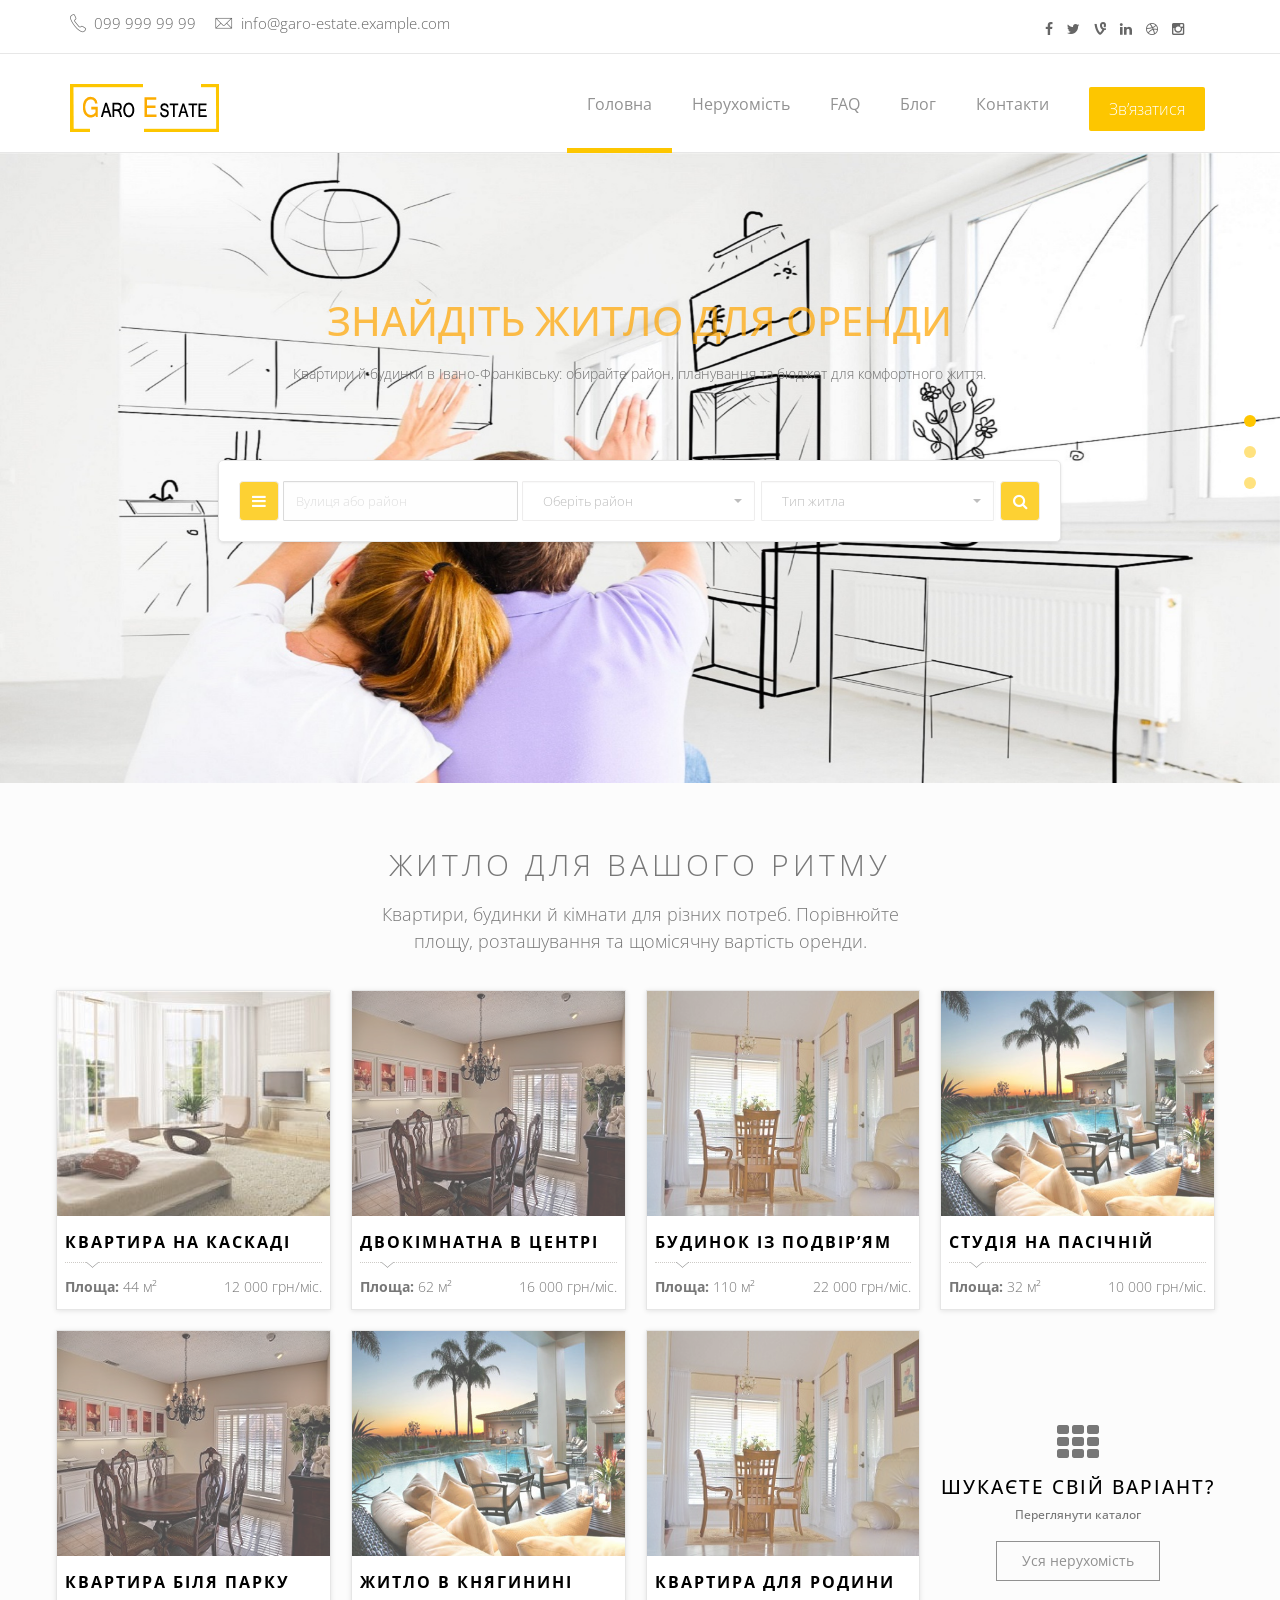
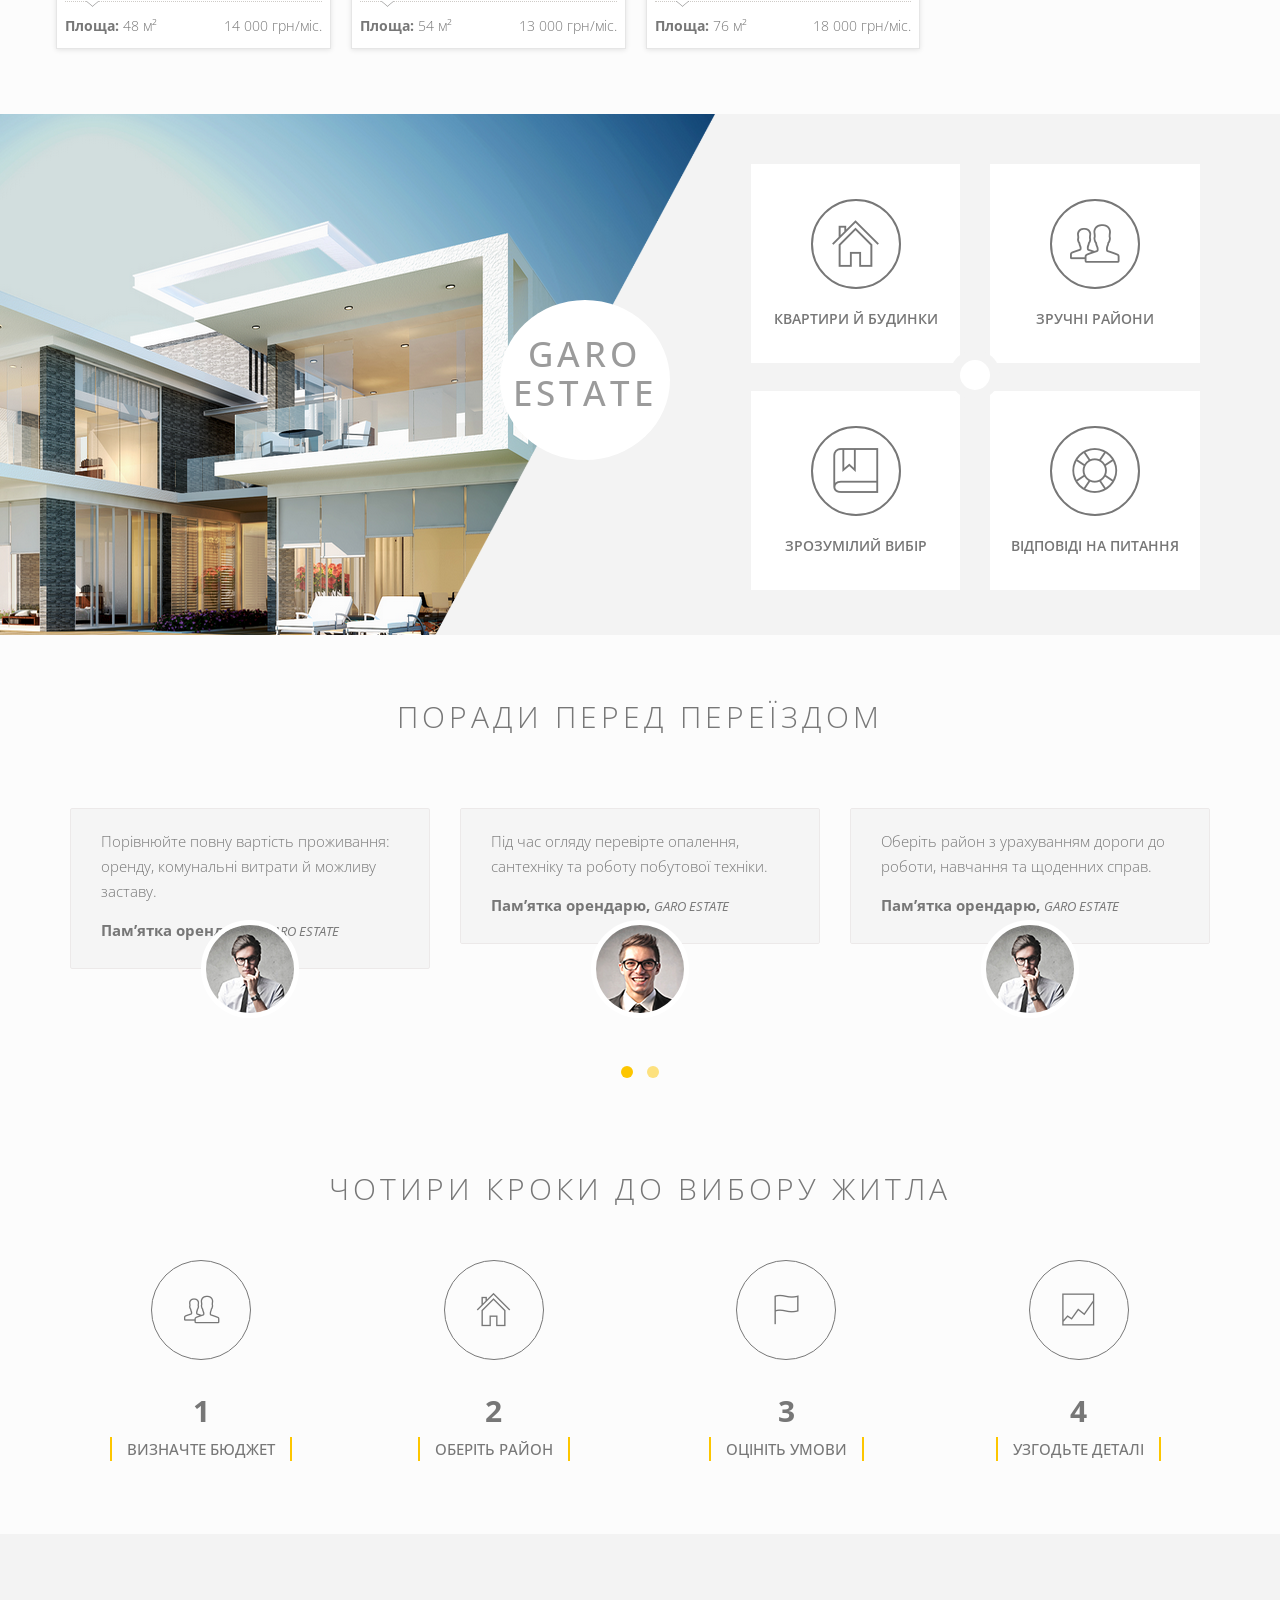
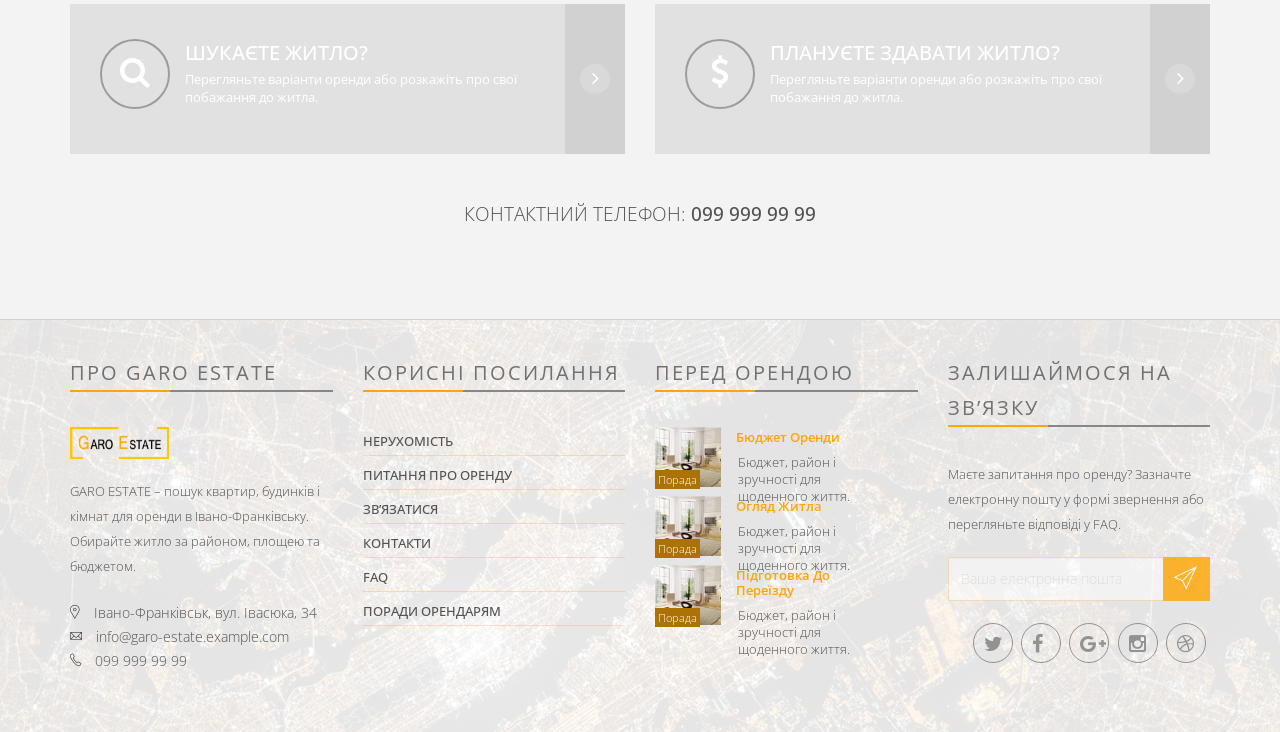
<file: index.html>
<!DOCTYPE html>
<html lang="uk" class="no-js"> 
    <head>
        <meta charset="utf-8">
        <meta name="viewport" content="width=device-width, initial-scale=1">
        <meta http-equiv="X-UA-Compatible" content="IE=edge">
        <title>GARO ESTATE – оренда житла в Івано-Франківську</title>
        <meta name="description" content="Пошук квартир, будинків і кімнат для оренди в Івано-Франківську. Каталог житла, поради орендарям та контакти GARO ESTATE.">
        <meta name="author" content="GARO ESTATE">
        <meta name="keywords" content="оренда житла, Івано-Франківськ, квартири, будинки, GARO ESTATE">
        <link href='http://fonts.googleapis.com/css?family=Open+Sans:400,300,700,800' rel='stylesheet' type='text/css'>

        
        <link rel="icon" href="favicon.svg" type="image/svg+xml">

        <link rel="stylesheet" href="assets/css/normalize.css">
        <link rel="stylesheet" href="assets/css/font-awesome.min.css">
        <link rel="stylesheet" href="assets/css/fontello.css">
        <link href="assets/fonts/icon-7-stroke/css/pe-icon-7-stroke.css" rel="stylesheet">
        <link href="assets/fonts/icon-7-stroke/css/helper.css" rel="stylesheet">
        <link href="assets/css/animate.css" rel="stylesheet" media="screen">
        <link rel="stylesheet" href="assets/css/bootstrap-select.min.css"> 
        <link rel="stylesheet" href="bootstrap/css/bootstrap.min.css">
        <link rel="stylesheet" href="assets/css/icheck.min_all.css">
        <link rel="stylesheet" href="assets/css/price-range.css">
        <link rel="stylesheet" href="assets/css/owl.carousel.css">  
        <link rel="stylesheet" href="assets/css/owl.theme.css">
        <link rel="stylesheet" href="assets/css/owl.transitions.css">
        <link rel="stylesheet" href="assets/css/style.css">
        <link rel="stylesheet" href="assets/css/responsive.css">
    </head>
    <body>

        <div id="preloader">
            <div id="status">&nbsp;</div>
        </div>
        

        <div class="header-connect">
            <div class="container">
                <div class="row">
                    <div class="col-md-5 col-sm-8  col-xs-12">
                        <div class="header-half header-call">
                            <p>
                                <span><i class="pe-7s-call"></i> 099 999 99 99</span>
                                <span><i class="pe-7s-mail"></i> info@garo-estate.example.com</span>
                            </p>
                        </div>
                    </div>
                    <div class="col-md-2 col-md-offset-5  col-sm-3 col-sm-offset-1  col-xs-12">
                        <div class="header-half header-social">
                            <ul class="list-inline">
                                <li><a href="404.html" aria-label="Facebook"><i class="fa fa-facebook"></i></a></li>
                                <li><a href="404.html" aria-label="X (Twitter)"><i class="fa fa-twitter"></i></a></li>
                                <li><a href="404.html" aria-label="Vine"><i class="fa fa-vine"></i></a></li>
                                <li><a href="404.html" aria-label="LinkedIn"><i class="fa fa-linkedin"></i></a></li>
                                <li><a href="404.html" aria-label="Dribbble"><i class="fa fa-dribbble"></i></a></li>
                                <li><a href="404.html" aria-label="Instagram"><i class="fa fa-instagram"></i></a></li>
                            </ul>
                        </div>
                    </div>
                </div>
            </div>
        </div>        
        

        <nav class="navbar navbar-default ">
            <div class="container">
                
                <div class="navbar-header">
                    <button type="button" class="navbar-toggle collapsed" data-toggle="collapse" data-target="#navigation">
                        <span class="sr-only">Відкрити або закрити меню</span>
                        <span class="icon-bar"></span>
                        <span class="icon-bar"></span>
                        <span class="icon-bar"></span>
                    </button>
                    <a class="navbar-brand" href="index.html"><img src="assets/img/logo.png" alt="GARO ESTATE"></a>
                </div>

                
                <div class="collapse navbar-collapse yamm" id="navigation">
                    <div class="button navbar-right">
                        <button type="button" class="navbar-btn nav-button wow bounceInRight login" data-toggle="modal" data-target="#contact-modal">Зв’язатися</button>
                    </div>
                    <ul class="main-nav nav navbar-nav navbar-right">
                        <li class="wow fadeInDown" data-wow-delay="0.1s"><a href="index.html" class="active" aria-current="page">Головна</a></li>
                        <li class="wow fadeInDown" data-wow-delay="0.2s"><a href="properties.html">Нерухомість</a></li>
                        <li class="wow fadeInDown" data-wow-delay="0.3s"><a href="faq.html">FAQ</a></li>
                        <li class="wow fadeInDown" data-wow-delay="0.4s"><a href="404.html">Блог</a></li>
                        <li class="wow fadeInDown" data-wow-delay="0.5s"><a href="contact.html">Контакти</a></li>
                    </ul>
                </div>
            </div>
        </nav>
        

        <div class="slider-area">
            <div class="slider">
                <div id="bg-slider" class="owl-carousel owl-theme">

                    <div class="item"><img src="assets/img/slide1/slider-image-1.jpg" alt="Ілюстрація житла для оренди"></div>
                    <div class="item"><img src="assets/img/slide1/slider-image-2.jpg" alt="Ілюстрація житла для оренди"></div>
                    <div class="item"><img src="assets/img/slide1/slider-image-1.jpg" alt="Ілюстрація житла для оренди"></div>

                </div>
            </div>
            <div class="slider-content">
                <div class="row">
                    <div class="col-lg-8 col-lg-offset-2 col-md-10 col-md-offset-1 col-sm-12">
                        <h1>Знайдіть житло для оренди</h1>
                        <p>Квартири й будинки в Івано-Франківську: обирайте район, планування та бюджет для комфортного життя.</p>
                        <div class="search-form wow pulse" data-wow-delay="0.8s">

                            <form action="" class=" form-inline">
                                <button class="btn  toggle-btn" type="button" aria-label="Додаткові параметри житла"><i class="fa fa-bars"></i></button>

                                <div class="form-group">
                                    <input type="text" class="form-control" placeholder="Вулиця або район" aria-label="Вулиця або район">
                                </div>
                                <div class="form-group">                                   
                                    <select id="lunchBegins" class="selectpicker" data-none-selected-text="Нічого не обрано" data-none-results-text="Збігів не знайдено: {0}" data-live-search="true" data-live-search-style="begins" title="Оберіть район">

                                        <option>Каскад</option>
                                        <option>Центр</option>
                                        <option>Пасічна</option>
                                        <option>Позитрон</option>
                                        <option>БАМ</option>
                                        <option>Княгинин</option>
                                    </select>
                                </div>
                                <div class="form-group">                                     
                                    <select id="basic" class="selectpicker show-tick form-control" data-none-selected-text="Нічого не обрано" data-none-results-text="Збігів не знайдено: {0}">
                                        <option> Тип житла </option>
                                        <option>Квартира </option>
                                        <option>Будинок</option>
                                        <option>Кімната</option>  

                                    </select>
                                </div>
                                <button class="btn search-btn" type="submit" aria-label="Переглянути житло"><i class="fa fa-search"></i></button>

                                <div style="display: none;" class="search-toggle">

                                    <div class="search-row">   

                                        <div class="form-group mar-r-20">
                                            <label for="price-range">Оренда (грн/міс.):</label>
                                            <input type="text" class="span2" value="" data-slider-min="5000" 
                                                   data-slider-max="30000" data-slider-step="500" 
                                                   data-slider-value="[5000,30000]" id="price-range" ><br />
                                            <b class="pull-left color">5 000 грн</b> 
                                            <b class="pull-right color">30 000 грн</b>
                                        </div>
                                          

                                        <div class="form-group mar-l-20">
                                            <label for="property-geo">Площа (м²):</label>
                                            <input type="text" class="span2" value="" data-slider-min="20" 
                                                   data-slider-max="150" data-slider-step="5" 
                                                   data-slider-value="[20,150]" id="property-geo" ><br />
                                            <b class="pull-left color">20 м²</b> 
                                            <b class="pull-right color">150 м²</b>
                                        </div>
                                         
                                    </div>

                                    <div class="search-row">

                                        <div class="form-group mar-r-20">
                                            <label for="min-baths">Санвузли:</label>
                                            <input type="text" class="span2" value="" data-slider-min="1" 
                                                   data-slider-max="4" data-slider-step="1" 
                                                   data-slider-value="[1,4]" id="min-baths" ><br />
                                            <b class="pull-left color">1</b> 
                                            <b class="pull-right color">4</b>
                                        </div>
                                         

                                        <div class="form-group mar-l-20">
                                            <label for="min-bed">Кімнати:</label>
                                            <input type="text" class="span2" value="" data-slider-min="1" 
                                                   data-slider-max="4" data-slider-step="1" 
                                                   data-slider-value="[1,4]" id="min-bed" ><br />
                                            <b class="pull-left color">1</b> 
                                            <b class="pull-right color">4</b>
                                        </div>
                                         

                                    </div>
                                    <br>
                                    <div class="search-row">  

                                        <div class="form-group">
                                            <div class="checkbox">
                                                <label>
                                                    <input type="checkbox"> Меблі
                                                </label>
                                            </div>
                                        </div>
                                          

                                        <div class="form-group">
                                            <div class="checkbox">
                                                <label>
                                                    <input type="checkbox"> Побутова техніка
                                                </label>
                                            </div>
                                        </div>
                                         

                                        <div class="form-group">
                                            <div class="checkbox">
                                                <label>
                                                    <input type="checkbox"> Індивідуальне опалення
                                                </label>
                                            </div>
                                        </div>
                                         
                                    </div>

                                    <div class="search-row">  

                                        <div class="form-group">
                                            <div class="checkbox">
                                                <label>
                                                    <input type="checkbox"> Балкон
                                                </label>
                                            </div>
                                        </div>
                                          

                                        <div class="form-group">
                                            <div class="checkbox">
                                                <label>
                                                    <input type="checkbox"> Ліфт
                                                </label>
                                            </div>
                                        </div>
                                         

                                        <div class="form-group">
                                            <div class="checkbox">
                                                <label>
                                                    <input type="checkbox"> Домофон
                                                </label>
                                            </div>
                                        </div>
                                         
                                    </div>                                    

                                    <div class="search-row">  

                                        <div class="form-group">
                                            <div class="checkbox">
                                                <label>
                                                    <input type="checkbox"> Пральна машина
                                                </label>
                                            </div>
                                        </div>
                                          

                                        <div class="form-group">
                                            <div class="checkbox">
                                                <label>
                                                    <input type="checkbox"> Парк поруч
                                                </label>
                                            </div>
                                        </div>
                                         

                                        <div class="form-group">
                                            <div class="checkbox">
                                                <label>
                                                    <input type="checkbox"> Можна з тваринами
                                                </label>
                                            </div>
                                        </div>
                                         
                                        <br>
                                        <hr>
                                    </div>                             
                                    <button class="btn search-btn prop-btm-sheaerch" type="submit"><i class="fa fa-search"></i></button>  
                                </div>                    

                            </form>
                        </div>
                    </div>
                </div>
            </div>
        </div>

        
        <div class="content-area home-area-1 recent-property" style="background-color: #FCFCFC; padding-bottom: 55px;">
            <div class="container">
                <div class="row">
                    <div class="col-md-10 col-md-offset-1 col-sm-12 text-center page-title">
                        
                        <h2>Житло для вашого ритму</h2>
                        <p>Квартири, будинки й кімнати для різних потреб. Порівнюйте площу, розташування та щомісячну вартість оренди. </p>
                    </div>
                </div>

                <div class="row">
                    <div class="proerty-th">
                        <div class="col-sm-6 col-md-3 p0">
                            <div class="box-two proerty-item">
                                <div class="item-thumb">
                                    <a href="properties.html" ><img src="assets/img/demo/property-1.jpg" alt="Ілюстрація житла для оренди"></a>
                                </div>
                                <div class="item-entry overflow">
                                    <h5><a href="properties.html" >Квартира на Каскаді</a></h5>
                                    <div class="dot-hr"></div>
                                    <span class="pull-left"><b>Площа:</b> 44 м² </span>
                                    <span class="proerty-price pull-right">12 000 грн/міс.</span>
                                </div>
                            </div>
                        </div>

                        <div class="col-sm-6 col-md-3 p0">
                            <div class="box-two proerty-item">
                                <div class="item-thumb">
                                    <a href="properties.html" ><img src="assets/img/demo/property-2.jpg" alt="Ілюстрація житла для оренди"></a>
                                </div>
                                <div class="item-entry overflow">
                                    <h5><a href="properties.html" >Двокімнатна в центрі</a></h5>
                                    <div class="dot-hr"></div>
                                    <span class="pull-left"><b>Площа:</b> 62 м² </span>
                                    <span class="proerty-price pull-right">16 000 грн/міс.</span>
                                </div>
                            </div>
                        </div>

                        <div class="col-sm-6 col-md-3 p0">
                            <div class="box-two proerty-item">
                                <div class="item-thumb">
                                    <a href="properties.html" ><img src="assets/img/demo/property-3.jpg" alt="Ілюстрація житла для оренди"></a>

                                </div>
                                <div class="item-entry overflow">
                                    <h5><a href="properties.html" >Будинок із подвір’ям</a></h5>
                                    <div class="dot-hr"></div>
                                    <span class="pull-left"><b>Площа:</b> 110 м² </span>
                                    <span class="proerty-price pull-right">22 000 грн/міс.</span>
                                </div>
                            </div>
                        </div>

                        <div class="col-sm-6 col-md-3 p0">
                            <div class="box-two proerty-item">
                                <div class="item-thumb">
                                    <a href="properties.html" ><img src="assets/img/demo/property-4.jpg" alt="Ілюстрація житла для оренди"></a>

                                </div>
                                <div class="item-entry overflow">
                                    <h5><a href="properties.html" >Студія на Пасічній</a></h5>
                                    <div class="dot-hr"></div>
                                    <span class="pull-left"><b>Площа:</b> 32 м² </span>
                                    <span class="proerty-price pull-right">10 000 грн/міс.</span>
                                </div>
                            </div>
                        </div>


                        <div class="col-sm-6 col-md-3 p0">
                            <div class="box-two proerty-item">
                                <div class="item-thumb">
                                    <a href="properties.html" ><img src="assets/img/demo/property-2.jpg" alt="Ілюстрація житла для оренди"></a>
                                </div>
                                <div class="item-entry overflow">
                                    <h5><a href="properties.html" >Квартира біля парку</a></h5>
                                    <div class="dot-hr"></div>
                                    <span class="pull-left"><b>Площа:</b> 48 м² </span>
                                    <span class="proerty-price pull-right">14 000 грн/міс.</span>
                                </div>
                            </div>
                        </div>

                        <div class="col-sm-6 col-md-3 p0">
                            <div class="box-two proerty-item">
                                <div class="item-thumb">
                                    <a href="properties.html" ><img src="assets/img/demo/property-4.jpg" alt="Ілюстрація житла для оренди"></a>
                                </div>
                                <div class="item-entry overflow">
                                    <h5><a href="properties.html" >Житло в Княгинині</a></h5>
                                    <div class="dot-hr"></div>
                                    <span class="pull-left"><b>Площа:</b> 54 м² </span>
                                    <span class="proerty-price pull-right">13 000 грн/міс.</span>
                                </div>
                            </div>
                        </div>

                        <div class="col-sm-6 col-md-3 p0">
                            <div class="box-two proerty-item">
                                <div class="item-thumb">
                                    <a href="properties.html" ><img src="assets/img/demo/property-3.jpg" alt="Ілюстрація житла для оренди"></a>
                                </div>
                                <div class="item-entry overflow">
                                    <h5><a href="properties.html" >Квартира для родини</a></h5>
                                    <div class="dot-hr"></div>
                                    <span class="pull-left"><b>Площа:</b> 76 м² </span>
                                    <span class="proerty-price pull-right">18 000 грн/міс.</span>
                                </div>
                            </div>
                        </div>

                        <div class="col-sm-6 col-md-3 p0">
                            <div class="box-tree more-proerty text-center">
                                <div class="item-tree-icon">
                                    <i class="fa fa-th"></i>
                                </div>
                                <div class="more-entry overflow">
                                    <h5><a href="properties.html" >ШУКАЄТЕ СВІЙ ВАРІАНТ? </a></h5>
                                    <h5 class="tree-sub-ttl">Переглянути каталог</h5>
                                    <button class="btn border-btn more-black" value="Уся нерухомість">Уся нерухомість</button>
                                </div>
                            </div>
                        </div>

                    </div>
                </div>
            </div>
        </div>

        
        <div class="Welcome-area">
            <div class="container">
                <div class="row">
                    <div class="col-md-12 Welcome-entry  col-sm-12">
                        <div class="col-md-5 col-md-offset-2 col-sm-6 col-xs-12">
                            <div class="welcome_text wow fadeInLeft" data-wow-delay="0.3s" data-wow-offset="100">
                                <div class="row">
                                    <div class="col-md-10 col-md-offset-1 col-sm-12 text-center page-title">
                                        
                                        <h2>GARO ESTATE </h2>
                                    </div>
                                </div>
                            </div>
                        </div>
                        <div class="col-md-5 col-sm-6 col-xs-12">
                            <div  class="welcome_services wow fadeInRight" data-wow-delay="0.3s" data-wow-offset="100">
                                <div class="row">
                                    <div class="col-xs-6 m-padding">
                                        <div class="welcome-estate">
                                            <div class="welcome-icon">
                                                <i class="pe-7s-home pe-4x"></i>
                                            </div>
                                            <h3>Квартири й будинки</h3>
                                        </div>
                                    </div>
                                    <div class="col-xs-6 m-padding">
                                        <div class="welcome-estate">
                                            <div class="welcome-icon">
                                                <i class="pe-7s-users pe-4x"></i>
                                            </div>
                                            <h3>Зручні райони</h3>
                                        </div>
                                    </div>


                                    <div class="col-xs-12 text-center">
                                        <i class="welcome-circle"></i>
                                    </div>

                                    <div class="col-xs-6 m-padding">
                                        <div class="welcome-estate">
                                            <div class="welcome-icon">
                                                <i class="pe-7s-notebook pe-4x"></i>
                                            </div>
                                            <h3>Зрозумілий вибір</h3>
                                        </div>
                                    </div>
                                    <div class="col-xs-6 m-padding">
                                        <div class="welcome-estate">
                                            <div class="welcome-icon">
                                                <i class="pe-7s-help2 pe-4x"></i>
                                            </div>
                                            <h3>Відповіді на питання </h3>
                                        </div>
                                    </div>

                                </div>
                            </div>
                        </div>
                    </div>
                </div>
            </div>
        </div>

        
        <div class="testimonial-area recent-property" style="background-color: #FCFCFC; padding-bottom: 15px;">
            <div class="container">
                <div class="row">
                    <div class="col-md-10 col-md-offset-1 col-sm-12 text-center page-title">
                        
                        <h2>Поради перед переїздом  </h2> 
                    </div>
                </div>

                <div class="row">
                    <div class="row testimonial">
                        <div class="col-md-12">
                            <div id="testimonial-slider">
                                <div class="item">
                                    <div class="client-text">                                
                                        <p>Порівнюйте повну вартість проживання: оренду, комунальні витрати й можливу заставу.</p>
                                        <h4><strong>Пам’ятка орендарю, </strong><i>GARO ESTATE</i></h4>
                                    </div>
                                    <div class="client-face wow fadeInRight" data-wow-delay=".9s"> 
                                        <img src="assets/img/client-face1.png" alt="Ілюстрація до порад орендарю">
                                    </div>
                                </div>
                                <div class="item">
                                    <div class="client-text">                                
                                        <p>Під час огляду перевірте опалення, сантехніку та роботу побутової техніки.</p>
                                        <h4><strong>Пам’ятка орендарю, </strong><i>GARO ESTATE</i></h4>
                                    </div>
                                    <div class="client-face">
                                        <img src="assets/img/client-face2.png" alt="Ілюстрація до порад орендарю">
                                    </div>
                                </div>
                                <div class="item">
                                    <div class="client-text">                                
                                        <p>Оберіть район з урахуванням дороги до роботи, навчання та щоденних справ.</p>
                                        <h4><strong>Пам’ятка орендарю, </strong><i>GARO ESTATE</i></h4>
                                    </div>
                                    <div class="client-face">
                                        <img src="assets/img/client-face1.png" alt="Ілюстрація до порад орендарю">
                                    </div>
                                </div>
                                <div class="item">
                                    <div class="client-text">                                
                                        <p>До заселення узгодьте строк оренди, правила проживання й порядок оплати.</p>
                                        <h4><strong>Пам’ятка орендарю, </strong><i>GARO ESTATE</i></h4>
                                    </div>
                                    <div class="client-face">
                                        <img src="assets/img/client-face2.png" alt="Ілюстрація до порад орендарю">
                                    </div>
                                </div>
                            </div>
                        </div>
                    </div>

                </div>
            </div>
        </div>

        
        <div class="count-area">
            <div class="container">
                <div class="row">
                    <div class="col-md-10 col-md-offset-1 col-sm-12 text-center page-title">
                        
                        <h2>Чотири кроки до вибору житла </h2> 
                    </div>
                </div>
                <div class="row">
                    <div class="col-md-12 col-xs-12 percent-blocks m-main" data-waypoint-scroll="true">
                        <div class="row">
                            <div class="col-sm-3 col-xs-6">
                                <div class="count-item">
                                    <div class="count-item-circle">
                                        <span class="pe-7s-users"></span>
                                    </div>
                                    <div class="chart" data-percent="1">
                                        <h2 class="percent" id="counter">1</h2>
                                        <h5>ВИЗНАЧТЕ БЮДЖЕТ </h5>
                                    </div>
                                </div>
                            </div>
                            <div class="col-sm-3 col-xs-6">
                                <div class="count-item">
                                    <div class="count-item-circle">
                                        <span class="pe-7s-home"></span>
                                    </div>
                                    <div class="chart" data-percent="2">
                                        <h2 class="percent" id="counter1">2</h2>
                                        <h5>ОБЕРІТЬ РАЙОН</h5>
                                    </div>
                                </div> 
                            </div> 
                            <div class="col-sm-3 col-xs-6">
                                <div class="count-item">
                                    <div class="count-item-circle">
                                        <span class="pe-7s-flag"></span>
                                    </div>
                                    <div class="chart" data-percent="3">
                                        <h2 class="percent" id="counter2">3</h2>
                                        <h5>ОЦІНІТЬ УМОВИ </h5>
                                    </div>
                                </div> 
                            </div> 
                            <div class="col-sm-3 col-xs-6">
                                <div class="count-item">
                                    <div class="count-item-circle">
                                        <span class="pe-7s-graph2"></span>
                                    </div>
                                    <div class="chart" data-percent="4">
                                        <h2 class="percent"  id="counter3">4</h2>
                                        <h5>УЗГОДЬТЕ ДЕТАЛІ</h5>
                                    </div>
                                </div> 

                            </div>
                        </div>
                    </div>
                </div>
            </div>
        </div>

        
        <div class="boy-sale-area">
            <div class="container">
                <div class="row">

                    <div class="col-md-6 col-sm-10 col-sm-offset-1 col-md-offset-0 col-xs-12">
                        <div class="asks-first">
                            <div class="asks-first-circle">
                                <span class="fa fa-search"></span>
                            </div>
                            <div class="asks-first-info">
                                <h2>ШУКАЄТЕ ЖИТЛО?</h2>
                                <p> Перегляньте варіанти оренди або розкажіть про свої побажання до житла.</p>                                        
                            </div>
                            <div class="asks-first-arrow">
                                <a href="properties.html"><span class="fa fa-angle-right"></span></a>
                            </div>
                        </div>
                    </div>
                    <div class="col-md-6 col-sm-10 col-sm-offset-1 col-xs-12 col-md-offset-0">
                        <div  class="asks-first">
                            <div class="asks-first-circle">
                                <span class="fa fa-usd"></span>
                            </div>
                            <div class="asks-first-info">
                                <h2>ПЛАНУЄТЕ ЗДАВАТИ ЖИТЛО?</h2>
                                <p> Перегляньте варіанти оренди або розкажіть про свої побажання до житла.</p>
                            </div>
                            <div class="asks-first-arrow">
                                <a href="properties.html"><span class="fa fa-angle-right"></span></a>
                            </div>
                        </div>
                    </div>
                    <div class="col-xs-12">
                        <p  class="asks-call">КОНТАКТНИЙ ТЕЛЕФОН: <span class="strong"> 099 999 99 99</span></p>
                    </div>
                </div>
            </div>
        </div>

        
        <div class="footer-area">

            <div class=" footer">
                <div class="container">
                    <div class="row">

                        <div class="col-md-3 col-sm-6 wow fadeInRight animated">
                            <div class="single-footer">
                                <h4>Про GARO ESTATE </h4>
                                <div class="footer-title-line"></div>

                                <img src="assets/img/footer-logo.png" alt="GARO ESTATE" class="wow pulse" data-wow-delay="1s">
                                <p>GARO ESTATE – пошук квартир, будинків і кімнат для оренди в Івано-Франківську. Обирайте житло за районом, площею та бюджетом.</p>
                                <ul class="footer-adress">
                                    <li><i class="pe-7s-map-marker strong"> </i> Івано-Франківськ, вул. Івасюка, 34</li>
                                    <li><i class="pe-7s-mail strong"> </i> info@garo-estate.example.com</li>
                                    <li><i class="pe-7s-call strong"> </i> 099 999 99 99</li>
                                </ul>
                            </div>
                        </div>
                        <div class="col-md-3 col-sm-6 wow fadeInRight animated">
                            <div class="single-footer">
                                <h4>Корисні посилання </h4>
                                <div class="footer-title-line"></div>
                                <ul class="footer-menu">
                                    <li><a href="properties.html">Нерухомість</a>  </li> 
                                    <li><a href="faq.html">Питання про оренду</a>  </li> 
                                    <li><a href="#contact-modal" data-toggle="modal">Зв’язатися </a></li> 
                                    <li><a href="contact.html">Контакти</a></li> 
                                    <li><a href="faq.html">FAQ</a>  </li> 
                                    <li><a href="faq.html">Поради орендарям </a>  </li> 
                                </ul>
                            </div>
                        </div>
                        <div class="col-md-3 col-sm-6 wow fadeInRight animated">
                            <div class="single-footer">
                                <h4>Перед орендою</h4>
                                <div class="footer-title-line"></div>
                                <ul class="footer-blog">
                                    <li>
                                        <div class="col-md-3 col-sm-4 col-xs-4 blg-thumb p0">
                                            <a href="404.html">
                                                <img src="assets/img/demo/small-proerty-2.jpg" alt="Ілюстрація житла для оренди">
                                            </a>
                                            <span class="blg-date">Порада</span>

                                        </div>
                                        <div class="col-md-8  col-sm-8 col-xs-8  blg-entry">
                                            <h6> <a href="404.html">Бюджет оренди </a></h6> 
                                            <p style="line-height: 17px; padding: 8px 2px;">Бюджет, район і зручності для щоденного життя.</p>
                                        </div>
                                    </li> 

                                    <li>
                                        <div class="col-md-3 col-sm-4 col-xs-4 blg-thumb p0">
                                            <a href="404.html">
                                                <img src="assets/img/demo/small-proerty-2.jpg" alt="Ілюстрація житла для оренди">
                                            </a>
                                            <span class="blg-date">Порада</span>

                                        </div>
                                        <div class="col-md-8  col-sm-8 col-xs-8  blg-entry">
                                            <h6> <a href="404.html">Огляд житла </a></h6> 
                                            <p style="line-height: 17px; padding: 8px 2px;">Бюджет, район і зручності для щоденного життя.</p>
                                        </div>
                                    </li> 

                                    <li>
                                        <div class="col-md-3 col-sm-4 col-xs-4 blg-thumb p0">
                                            <a href="404.html">
                                                <img src="assets/img/demo/small-proerty-2.jpg" alt="Ілюстрація житла для оренди">
                                            </a>
                                            <span class="blg-date">Порада</span>

                                        </div>
                                        <div class="col-md-8  col-sm-8 col-xs-8  blg-entry">
                                            <h6> <a href="404.html">Підготовка до переїзду </a></h6> 
                                            <p style="line-height: 17px; padding: 8px 2px;">Бюджет, район і зручності для щоденного життя.</p>
                                        </div>
                                    </li> 


                                </ul>
                            </div>
                        </div>
                        <div class="col-md-3 col-sm-6 wow fadeInRight animated">
                            <div class="single-footer news-letter">
                                <h4>Залишаймося на зв’язку</h4>
                                <div class="footer-title-line"></div>
                                <p>Маєте запитання про оренду? Зазначте електронну пошту у формі звернення або перегляньте відповіді у FAQ.</p>

                                <form>
                                    <div class="input-group">
                                        <input class="form-control" type="email" placeholder="Ваша електронна пошта" aria-label="Електронна пошта">
                                        <span class="input-group-btn">
                                            <button class="btn btn-primary subscribe" type="button" data-toggle="modal" data-target="#contact-modal" aria-label="Відкрити форму звернення"><i class="pe-7s-paper-plane pe-2x"></i></button>
                                        </span>
                                    </div>
                                    
                                </form> 

                                <div class="social pull-right"> 
                                    <ul>
                                        <li><a class="wow fadeInUp animated" href="404.html" aria-label="X (Twitter)"><i class="fa fa-twitter"></i></a></li>
                                        <li><a class="wow fadeInUp animated" href="404.html" data-wow-delay="0.2s" aria-label="Facebook"><i class="fa fa-facebook"></i></a></li>
                                        <li><a class="wow fadeInUp animated" href="404.html" data-wow-delay="0.3s" aria-label="Google Plus"><i class="fa fa-google-plus"></i></a></li>
                                        <li><a class="wow fadeInUp animated" href="404.html" data-wow-delay="0.4s" aria-label="Instagram"><i class="fa fa-instagram"></i></a></li>
                                        <li><a class="wow fadeInUp animated" href="404.html" data-wow-delay="0.6s" aria-label="Dribbble"><i class="fa fa-dribbble"></i></a></li>
                                    </ul> 
                                </div>
                            </div>
                        </div>

                    </div>
                </div>
            </div>


        </div>


        <div class="modal fade" id="contact-modal" tabindex="-1" role="dialog" aria-labelledby="contact-modal-title">
            <div class="modal-dialog" role="document">
                <div class="modal-content">
                    <div class="modal-header">
                        <button type="button" class="close" data-dismiss="modal" aria-label="Закрити"><span aria-hidden="true">&times;</span></button>
                        <h2 class="modal-title" id="contact-modal-title">Зв’язатися з GARO ESTATE</h2>
                    </div>
                    <form id="enquiry-form" novalidate>
                        <div class="modal-body">
                            <div class="form-group">
                                <label for="enquiry-name">Ваше ім’я</label>
                                <input class="form-control" id="enquiry-name" name="name" type="text" autocomplete="name" minlength="2" maxlength="80" required>
                            </div>
                            <div class="form-group">
                                <label for="enquiry-phone">Номер телефону</label>
                                <input class="form-control" id="enquiry-phone" name="phone" type="tel" autocomplete="tel" placeholder="099 999 99 99" aria-describedby="enquiry-phone-hint" required>
                                <p class="help-block" id="enquiry-phone-hint">Український номер у форматі 099 999 99 99 або +380 99 999 99 99.</p>
                            </div>
                            <div class="form-group">
                                <label for="enquiry-email">Електронна пошта</label>
                                <input class="form-control" id="enquiry-email" name="email" type="email" autocomplete="email" maxlength="120" required>
                            </div>
                            <div class="form-group">
                                <label for="enquiry-message">Побажання до житла</label>
                                <textarea class="form-control" id="enquiry-message" name="message" rows="4" minlength="10" maxlength="1000" required></textarea>
                            </div>
                        </div>
                        <div class="modal-footer">
                            <button type="button" class="btn btn-default" data-dismiss="modal">Закрити</button>
                            <button type="submit" class="btn btn-primary">Надіслати</button>
                        </div>
                    </form>
                </div>
            </div>
        </div>

        <script src="assets/js/modernizr-2.6.2.min.js"></script>

        <script src="assets/js/jquery-1.10.2.min.js"></script> 
        <script src="bootstrap/js/bootstrap.min.js"></script>
        <script src="assets/js/bootstrap-select.min.js"></script>
        <script src="assets/js/bootstrap-hover-dropdown.js"></script>

        <script src="assets/js/easypiechart.min.js"></script>
        <script src="assets/js/jquery.easypiechart.min.js"></script>

        <script src="assets/js/owl.carousel.min.js"></script>
        <script src="assets/js/wow.js"></script>

        <script src="assets/js/icheck.min.js"></script>
        <script src="assets/js/price-range.js"></script>

        <script src="assets/js/main.js"></script>

    </body>
</html>
</file>
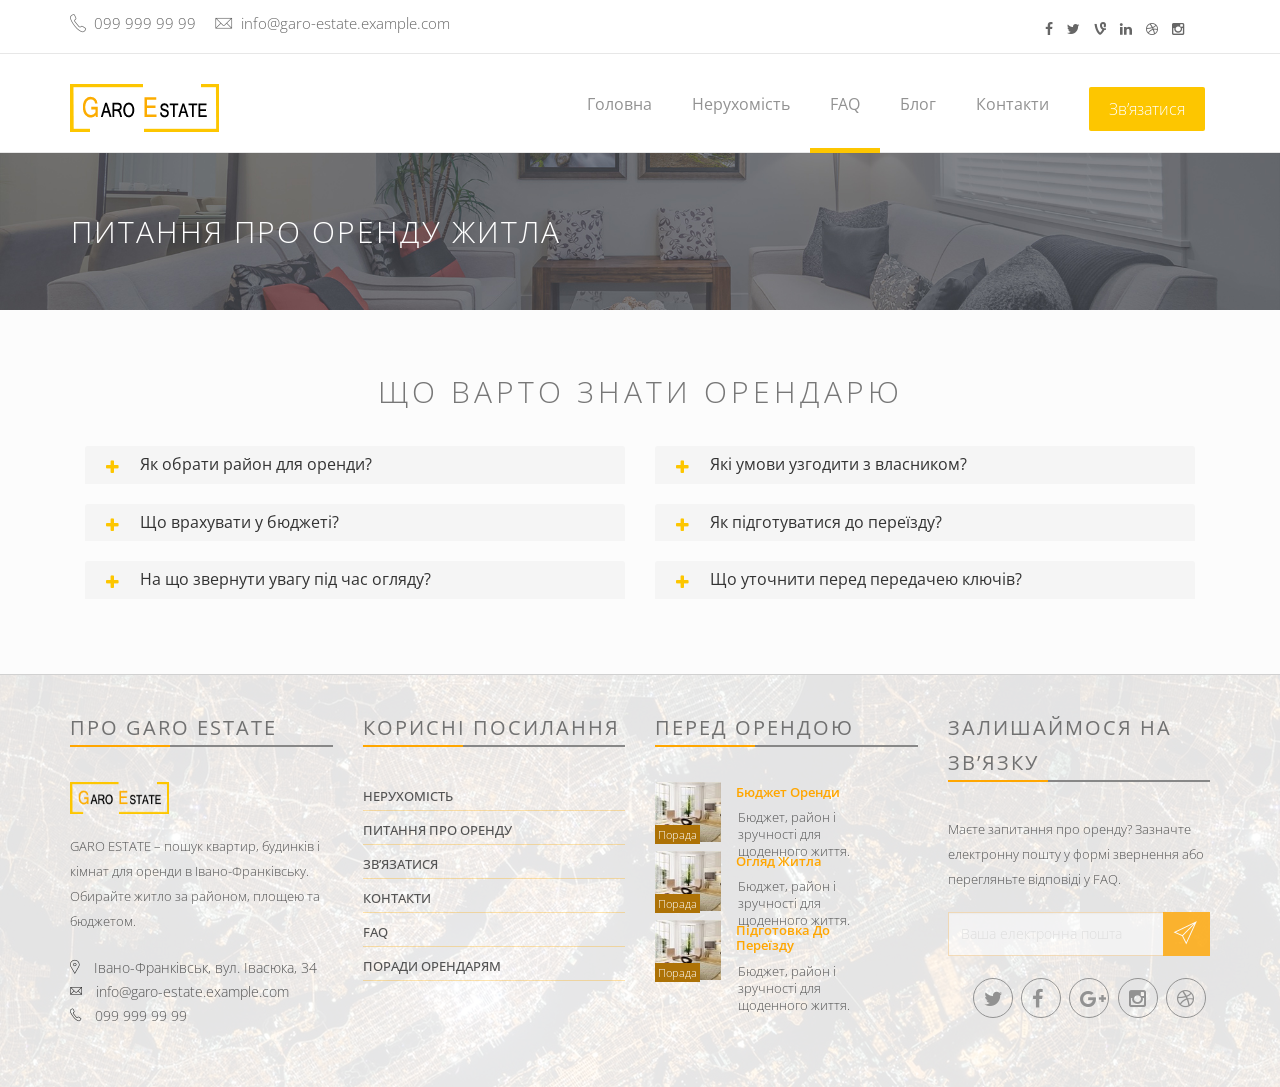
<file: faq.html>
<!DOCTYPE html>
<html lang="uk" class="no-js"> 
    <head>
        <meta charset="utf-8">
        <meta name="viewport" content="width=device-width, initial-scale=1">
        <meta http-equiv="X-UA-Compatible" content="IE=edge">
        <title>Питання про оренду житла – GARO ESTATE</title>
        <meta name="description" content="Як обрати район, розрахувати бюджет і підготуватися до переїзду. Відповіді на поширені питання про оренду житла.">
        <meta name="author" content="GARO ESTATE">
        <meta name="keywords" content="оренда житла, Івано-Франківськ, квартири, будинки, GARO ESTATE">
        <link href='http://fonts.googleapis.com/css?family=Open+Sans:400,300,700,800' rel='stylesheet' type='text/css'>

        
        <link rel="icon" href="favicon.svg" type="image/svg+xml">

        <link rel="stylesheet" href="assets/css/normalize.css">
        <link rel="stylesheet" href="assets/css/font-awesome.min.css">
        <link rel="stylesheet" href="assets/css/fontello.css">
        <link href="assets/fonts/icon-7-stroke/css/pe-icon-7-stroke.css" rel="stylesheet">
        <link href="assets/fonts/icon-7-stroke/css/helper.css" rel="stylesheet">
        <link href="assets/css/animate.css" rel="stylesheet" media="screen">
        <link rel="stylesheet" href="assets/css/bootstrap-select.min.css"> 
        <link rel="stylesheet" href="bootstrap/css/bootstrap.min.css">
        <link rel="stylesheet" href="assets/css/icheck.min_all.css">
        <link rel="stylesheet" href="assets/css/price-range.css">
        <link rel="stylesheet" href="assets/css/owl.carousel.css">  
        <link rel="stylesheet" href="assets/css/owl.theme.css">
        <link rel="stylesheet" href="assets/css/owl.transitions.css">
        <link rel="stylesheet" href="assets/css/style.css">
        <link rel="stylesheet" href="assets/css/responsive.css">
    </head>
    <body>

        <div id="preloader">
            <div id="status">&nbsp;</div>
        </div>
        

        <div class="header-connect">
            <div class="container">
                <div class="row">
                    <div class="col-md-5 col-sm-8  col-xs-12">
                        <div class="header-half header-call">
                            <p>
                                <span><i class="pe-7s-call"></i> 099 999 99 99</span>
                                <span><i class="pe-7s-mail"></i> info@garo-estate.example.com</span>
                            </p>
                        </div>
                    </div>
                    <div class="col-md-2 col-md-offset-5  col-sm-3 col-sm-offset-1  col-xs-12">
                        <div class="header-half header-social">
                            <ul class="list-inline">
                                <li><a href="404.html" aria-label="Facebook"><i class="fa fa-facebook"></i></a></li>
                                <li><a href="404.html" aria-label="X (Twitter)"><i class="fa fa-twitter"></i></a></li>
                                <li><a href="404.html" aria-label="Vine"><i class="fa fa-vine"></i></a></li>
                                <li><a href="404.html" aria-label="LinkedIn"><i class="fa fa-linkedin"></i></a></li>
                                <li><a href="404.html" aria-label="Dribbble"><i class="fa fa-dribbble"></i></a></li>
                                <li><a href="404.html" aria-label="Instagram"><i class="fa fa-instagram"></i></a></li>
                            </ul>
                        </div>
                    </div>
                </div>
            </div>
        </div>           
        

        <nav class="navbar navbar-default ">
            <div class="container">
                
                <div class="navbar-header">
                    <button type="button" class="navbar-toggle collapsed" data-toggle="collapse" data-target="#navigation">
                        <span class="sr-only">Відкрити або закрити меню</span>
                        <span class="icon-bar"></span>
                        <span class="icon-bar"></span>
                        <span class="icon-bar"></span>
                    </button>
                    <a class="navbar-brand" href="index.html"><img src="assets/img/logo.png" alt="GARO ESTATE"></a>
                </div>

                
                <div class="collapse navbar-collapse yamm" id="navigation">
                    <div class="button navbar-right">
                        <button type="button" class="navbar-btn nav-button wow bounceInRight login" data-toggle="modal" data-target="#contact-modal">Зв’язатися</button>
                    </div>
                    <ul class="main-nav nav navbar-nav navbar-right">
                        <li class="wow fadeInDown" data-wow-delay="0.1s"><a href="index.html">Головна</a></li>
                        <li class="wow fadeInDown" data-wow-delay="0.2s"><a href="properties.html">Нерухомість</a></li>
                        <li class="wow fadeInDown" data-wow-delay="0.3s"><a href="faq.html" class="active" aria-current="page">FAQ</a></li>
                        <li class="wow fadeInDown" data-wow-delay="0.4s"><a href="404.html">Блог</a></li>
                        <li class="wow fadeInDown" data-wow-delay="0.5s"><a href="contact.html">Контакти</a></li>
                    </ul>
                </div>
            </div>
        </nav>
        
 
         <div class="page-head"> 
            <div class="container">
                <div class="row">
                    <div class="page-head-content">
                        <h1 class="page-title">Питання про оренду житла</h1>               
                    </div>
                </div>
            </div>
        </div>
        
        

        
        <div class="content-area recent-property" style="background-color: #FCFCFC; padding-bottom: 55px;">
            <div class="container">    

                <div class="row">
                    <div class="col-md-10 col-md-offset-1 col-sm-12 text-center page-title">
                        
                        <h2>Що варто знати орендарю </h2>
                        <br>
                    </div>
                </div>

                <div class="row row-feat"> 
                    <div class="col-md-12">
 
                        <div class="col-sm-6 feat-list">
                            <div class="panel-group">
                                <div class="panel panel-default">
                                    <div class="panel-heading">
                                         <h4 class="panel-title fqa-title" data-toggle="collapse" data-target="#fqa11" >
                                            Як обрати район для оренди?
                                         </h4> 
                                    </div>
                                    <div id="fqa11" class="panel-collapse collapse fqa-body">
                                        <div class="panel-body">
                                            <ol>
                                                <li> Визначте, скільки часу готові витрачати на дорогу.</li>
                                                <li> Порівняйте транспортне сполучення з роботою або навчанням.</li>
                                                <li> Перевірте наявність магазинів та аптек поруч.</li>
                                                <li> Оцініть шум, освітлення й доступність двору.</li>
                                                <li> Відвідайте район у різний час доби.</li>                                           
                                            </ol> 
                                        </div> 
                                    </div>
                                </div>
                            </div>
                            
                            <div class="panel-group">
                                <div class="panel panel-default">
                                    <div class="panel-heading">
                                         <h4 class="panel-title fqa-title" data-toggle="collapse" data-target="#fqa22" >
                                            Що врахувати у бюджеті?
                                         </h4> 
                                    </div>
                                    <div id="fqa22" class="panel-collapse collapse fqa-body">
                                        <div class="panel-body">
                                            <ol>
                                                <li> Визначте комфортну щомісячну суму оренди.</li>
                                                <li> Окремо уточніть комунальні платежі.</li>
                                                <li> Запитайте про заставу та порядок її повернення.</li>
                                                <li> Узгодьте, чи передбачена винагорода посереднику.</li>
                                                <li> Зафіксуйте погоджені суми у договорі.</li>                                           
                                            </ol> 
                                        </div> 
                                    </div>
                                </div>
                            </div>
                            
                            <div class="panel-group">
                                <div class="panel panel-default">
                                    <div class="panel-heading">
                                         <h4 class="panel-title fqa-title" data-toggle="collapse" data-target="#fqa33" >
                                            На що звернути увагу під час огляду?
                                         </h4> 
                                    </div>
                                    <div id="fqa33" class="panel-collapse collapse fqa-body">
                                        <div class="panel-body">
                                            <ol>
                                                <li> Перевірте стан меблів і побутової техніки.</li>
                                                <li> Огляньте вікна, двері та сантехніку.</li>
                                                <li> Уточніть тип опалення і стан лічильників.</li>
                                                <li> Оцініть освітлення та вентиляцію кімнат.</li>
                                                <li> Зафіксуйте наявні пошкодження до заселення.</li>                                           
                                            </ol> 
                                        </div> 
                                    </div>
                                </div>
                            </div>
                        </div>
                        <div class="col-sm-6 feat-list">
                            <div class="panel-group">
                                <div class="panel panel-default">
                                    <div class="panel-heading">
                                         <h4 class="panel-title fqa-title" data-toggle="collapse" data-target="#fqa1" >
                                            Які умови узгодити з власником?
                                         </h4> 
                                    </div>
                                    <div id="fqa1" class="panel-collapse collapse fqa-body">
                                        <div class="panel-body">
                                            <ol>
                                                <li> Обговоріть строк оренди та дату заселення.</li>
                                                <li> Уточніть правила проживання з тваринами.</li>
                                                <li> Погодьте кількість мешканців.</li>
                                                <li> Визначте порядок оплати й передачі показників.</li>
                                                <li> Уточніть умови дострокового припинення оренди.</li>                                           
                                            </ol> 
                                        </div> 
                                    </div>
                                </div>
                            </div>
                            
                            <div class="panel-group">
                                <div class="panel panel-default">
                                    <div class="panel-heading">
                                         <h4 class="panel-title fqa-title" data-toggle="collapse" data-target="#fqa2" >
                                            Як підготуватися до переїзду?
                                         </h4> 
                                    </div>
                                    <div id="fqa2" class="panel-collapse collapse fqa-body">
                                        <div class="panel-body">
                                            <ol>
                                                <li> Складіть перелік речей для перевезення.</li>
                                                <li> Узгодьте час передачі ключів.</li>
                                                <li> Перевірте доступ до під’їзду та ліфта.</li>
                                                <li> Запишіть показники лічильників.</li>
                                                <li> Збережіть контакти власника та погоджені документи.</li>                                           
                                            </ol> 
                                        </div> 
                                    </div>
                                </div>
                            </div>
                            
                            <div class="panel-group">
                                <div class="panel panel-default">
                                    <div class="panel-heading">
                                         <h4 class="panel-title fqa-title" data-toggle="collapse" data-target="#fqa3" >
                                            Що уточнити перед передачею ключів?
                                         </h4> 
                                    </div>
                                    <div id="fqa3" class="panel-collapse collapse fqa-body">
                                        <div class="panel-body">
                                            <ol>
                                                <li> Узгодьте дату й час заселення з власником.</li>
                                                <li> Перевірте кількість комплектів ключів і доступ до під’їзду.</li>
                                                <li> Разом огляньте меблі та побутову техніку.</li>
                                                <li> Запишіть показники лічильників на день заселення.</li>
                                                <li> Збережіть контакти власника для побутових питань.</li>                                           
                                            </ol> 
                                        </div> 
                                    </div>
                                </div>
                            </div>
                        </div>

                    </div>
                </div>
                
            </div>
        </div>

     
        <div class="footer-area">

            <div class=" footer">
                <div class="container">
                    <div class="row">

                        <div class="col-md-3 col-sm-6 wow fadeInRight animated">
                            <div class="single-footer">
                                <h4>Про GARO ESTATE </h4>
                                <div class="footer-title-line"></div>

                                <img src="assets/img/footer-logo.png" alt="GARO ESTATE" class="wow pulse" data-wow-delay="1s">
                                <p>GARO ESTATE – пошук квартир, будинків і кімнат для оренди в Івано-Франківську. Обирайте житло за районом, площею та бюджетом.</p>
                                <ul class="footer-adress">
                                    <li><i class="pe-7s-map-marker strong"> </i> Івано-Франківськ, вул. Івасюка, 34</li>
                                    <li><i class="pe-7s-mail strong"> </i> info@garo-estate.example.com</li>
                                    <li><i class="pe-7s-call strong"> </i> 099 999 99 99</li>
                                </ul>
                            </div>
                        </div>
                        <div class="col-md-3 col-sm-6 wow fadeInRight animated">
                            <div class="single-footer">
                                <h4>Корисні посилання </h4>
                                <div class="footer-title-line"></div>
                                <ul class="footer-menu">
                                    <li><a href="properties.html">Нерухомість</a>  </li> 
                                    <li><a href="faq.html">Питання про оренду</a>  </li> 
                                    <li><a href="#contact-modal" data-toggle="modal">Зв’язатися </a></li> 
                                    <li><a href="contact.html">Контакти</a></li> 
                                    <li><a href="faq.html">FAQ</a>  </li> 
                                    <li><a href="faq.html">Поради орендарям </a>  </li> 
                                </ul>
                            </div>
                        </div>
                        <div class="col-md-3 col-sm-6 wow fadeInRight animated">
                            <div class="single-footer">
                                <h4>Перед орендою</h4>
                                <div class="footer-title-line"></div>
                                <ul class="footer-blog">
                                    <li>
                                        <div class="col-md-3 col-sm-4 col-xs-4 blg-thumb p0">
                                            <a href="404.html">
                                                <img src="assets/img/demo/small-proerty-2.jpg" alt="Ілюстрація житла для оренди">
                                            </a>
                                            <span class="blg-date">Порада</span>

                                        </div>
                                        <div class="col-md-8  col-sm-8 col-xs-8  blg-entry">
                                            <h6> <a href="404.html">Бюджет оренди </a></h6> 
                                            <p style="line-height: 17px; padding: 8px 2px;">Бюджет, район і зручності для щоденного життя.</p>
                                        </div>
                                    </li> 

                                    <li>
                                        <div class="col-md-3 col-sm-4 col-xs-4 blg-thumb p0">
                                            <a href="404.html">
                                                <img src="assets/img/demo/small-proerty-2.jpg" alt="Ілюстрація житла для оренди">
                                            </a>
                                            <span class="blg-date">Порада</span>

                                        </div>
                                        <div class="col-md-8  col-sm-8 col-xs-8  blg-entry">
                                            <h6> <a href="404.html">Огляд житла </a></h6> 
                                            <p style="line-height: 17px; padding: 8px 2px;">Бюджет, район і зручності для щоденного життя.</p>
                                        </div>
                                    </li> 

                                    <li>
                                        <div class="col-md-3 col-sm-4 col-xs-4 blg-thumb p0">
                                            <a href="404.html">
                                                <img src="assets/img/demo/small-proerty-2.jpg" alt="Ілюстрація житла для оренди">
                                            </a>
                                            <span class="blg-date">Порада</span>

                                        </div>
                                        <div class="col-md-8  col-sm-8 col-xs-8  blg-entry">
                                            <h6> <a href="404.html">Підготовка до переїзду </a></h6> 
                                            <p style="line-height: 17px; padding: 8px 2px;">Бюджет, район і зручності для щоденного життя.</p>
                                        </div>
                                    </li> 


                                </ul>
                            </div>
                        </div>
                        <div class="col-md-3 col-sm-6 wow fadeInRight animated">
                            <div class="single-footer news-letter">
                                <h4>Залишаймося на зв’язку</h4>
                                <div class="footer-title-line"></div>
                                <p>Маєте запитання про оренду? Зазначте електронну пошту у формі звернення або перегляньте відповіді у FAQ.</p>

                                <form>
                                    <div class="input-group">
                                        <input class="form-control" type="email" placeholder="Ваша електронна пошта" aria-label="Електронна пошта">
                                        <span class="input-group-btn">
                                            <button class="btn btn-primary subscribe" type="button" data-toggle="modal" data-target="#contact-modal" aria-label="Відкрити форму звернення"><i class="pe-7s-paper-plane pe-2x"></i></button>
                                        </span>
                                    </div>
                                    
                                </form> 

                                <div class="social pull-right"> 
                                    <ul>
                                        <li><a class="wow fadeInUp animated" href="404.html" aria-label="X (Twitter)"><i class="fa fa-twitter"></i></a></li>
                                        <li><a class="wow fadeInUp animated" href="404.html" data-wow-delay="0.2s" aria-label="Facebook"><i class="fa fa-facebook"></i></a></li>
                                        <li><a class="wow fadeInUp animated" href="404.html" data-wow-delay="0.3s" aria-label="Google Plus"><i class="fa fa-google-plus"></i></a></li>
                                        <li><a class="wow fadeInUp animated" href="404.html" data-wow-delay="0.4s" aria-label="Instagram"><i class="fa fa-instagram"></i></a></li>
                                        <li><a class="wow fadeInUp animated" href="404.html" data-wow-delay="0.6s" aria-label="Dribbble"><i class="fa fa-dribbble"></i></a></li>
                                    </ul> 
                                </div>
                            </div>
                        </div>

                    </div>
                </div>
            </div>


        </div>


        <div class="modal fade" id="contact-modal" tabindex="-1" role="dialog" aria-labelledby="contact-modal-title">
            <div class="modal-dialog" role="document">
                <div class="modal-content">
                    <div class="modal-header">
                        <button type="button" class="close" data-dismiss="modal" aria-label="Закрити"><span aria-hidden="true">&times;</span></button>
                        <h2 class="modal-title" id="contact-modal-title">Зв’язатися з GARO ESTATE</h2>
                    </div>
                    <form id="enquiry-form" novalidate>
                        <div class="modal-body">
                            <div class="form-group">
                                <label for="enquiry-name">Ваше ім’я</label>
                                <input class="form-control" id="enquiry-name" name="name" type="text" autocomplete="name" minlength="2" maxlength="80" required>
                            </div>
                            <div class="form-group">
                                <label for="enquiry-phone">Номер телефону</label>
                                <input class="form-control" id="enquiry-phone" name="phone" type="tel" autocomplete="tel" placeholder="099 999 99 99" aria-describedby="enquiry-phone-hint" required>
                                <p class="help-block" id="enquiry-phone-hint">Український номер у форматі 099 999 99 99 або +380 99 999 99 99.</p>
                            </div>
                            <div class="form-group">
                                <label for="enquiry-email">Електронна пошта</label>
                                <input class="form-control" id="enquiry-email" name="email" type="email" autocomplete="email" maxlength="120" required>
                            </div>
                            <div class="form-group">
                                <label for="enquiry-message">Побажання до житла</label>
                                <textarea class="form-control" id="enquiry-message" name="message" rows="4" minlength="10" maxlength="1000" required></textarea>
                            </div>
                        </div>
                        <div class="modal-footer">
                            <button type="button" class="btn btn-default" data-dismiss="modal">Закрити</button>
                            <button type="submit" class="btn btn-primary">Надіслати</button>
                        </div>
                    </form>
                </div>
            </div>
        </div>

        <script src="assets/js/modernizr-2.6.2.min.js"></script>

        <script src="assets/js/jquery-1.10.2.min.js"></script> 
        <script src="bootstrap/js/bootstrap.min.js"></script>
        <script src="assets/js/bootstrap-select.min.js"></script>
        <script src="assets/js/bootstrap-hover-dropdown.js"></script>

        <script src="assets/js/easypiechart.min.js"></script>
        <script src="assets/js/jquery.easypiechart.min.js"></script>

        <script src="assets/js/owl.carousel.min.js"></script>
        <script src="assets/js/wow.js"></script>

        <script src="assets/js/icheck.min.js"></script>
        <script src="assets/js/price-range.js"></script>

        <script src="assets/js/main.js"></script>

    </body>
</html>
</file>
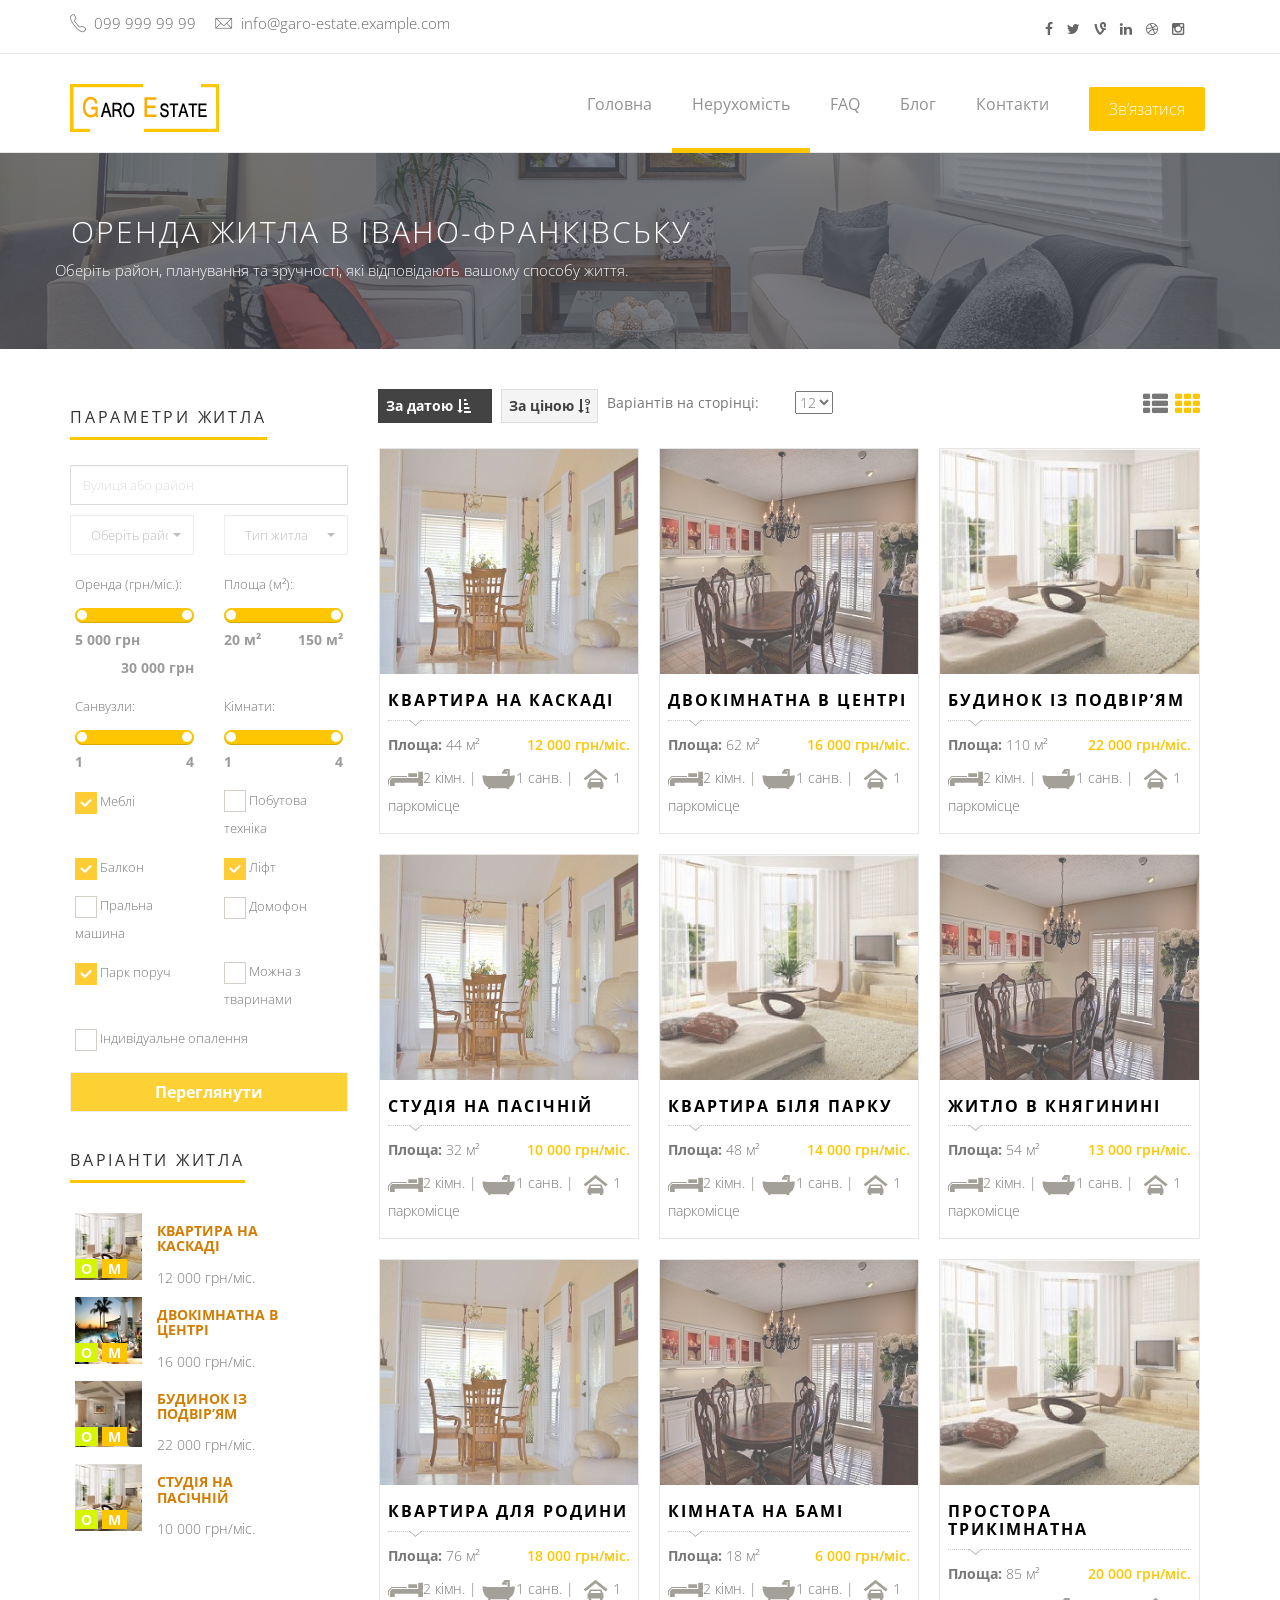
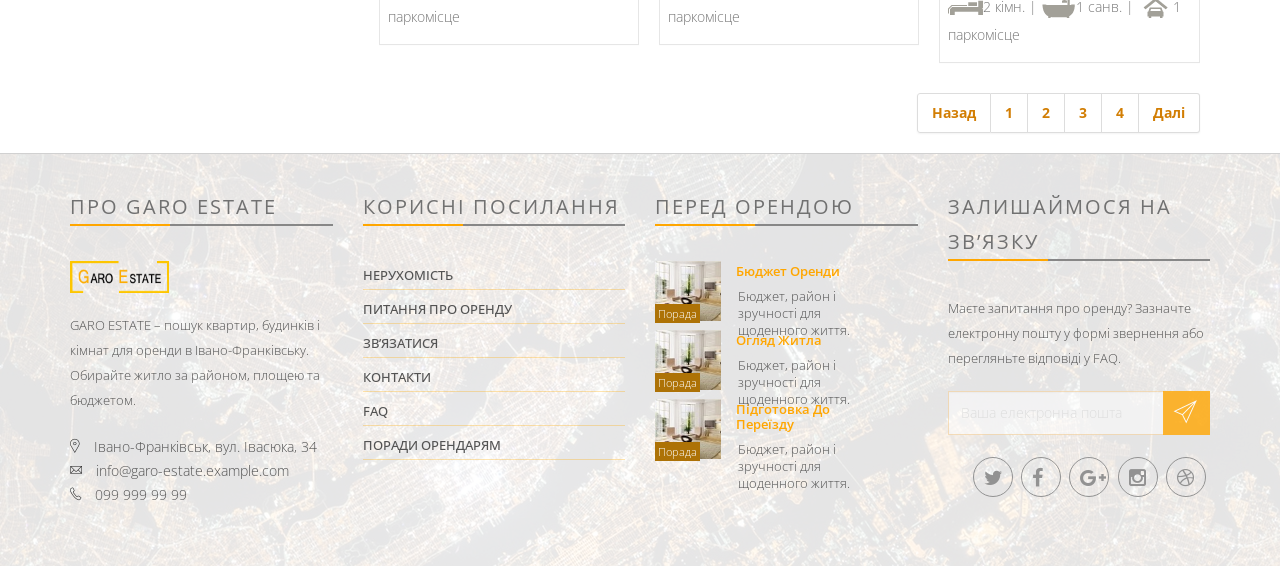
<file: properties.html>
<!DOCTYPE html>
<html lang="uk" class="no-js"> 
    <head>
        <meta charset="utf-8">
        <meta name="viewport" content="width=device-width, initial-scale=1">
        <meta http-equiv="X-UA-Compatible" content="IE=edge">
        <title>Нерухомість для оренди – GARO ESTATE</title>
        <meta name="description" content="Квартири, будинки й кімнати для оренди в Івано-Франківську. Переглядайте райони, площу, зручності та щомісячну вартість житла.">
        <meta name="author" content="GARO ESTATE">
        <meta name="keywords" content="оренда житла, Івано-Франківськ, квартири, будинки, GARO ESTATE">
        <link href='http://fonts.googleapis.com/css?family=Open+Sans:400,300,700,800' rel='stylesheet' type='text/css'>

        
        <link rel="icon" href="favicon.svg" type="image/svg+xml">

        <link rel="stylesheet" href="assets/css/normalize.css">
        <link rel="stylesheet" href="assets/css/font-awesome.min.css">
        <link rel="stylesheet" href="assets/css/fontello.css">
        <link href="assets/fonts/icon-7-stroke/css/pe-icon-7-stroke.css" rel="stylesheet">
        <link href="assets/fonts/icon-7-stroke/css/helper.css" rel="stylesheet">
        <link href="assets/css/animate.css" rel="stylesheet" media="screen">
        <link rel="stylesheet" href="assets/css/bootstrap-select.min.css"> 
        <link rel="stylesheet" href="bootstrap/css/bootstrap.min.css">
        <link rel="stylesheet" href="assets/css/icheck.min_all.css">
        <link rel="stylesheet" href="assets/css/price-range.css">
        <link rel="stylesheet" href="assets/css/owl.carousel.css">  
        <link rel="stylesheet" href="assets/css/owl.theme.css">
        <link rel="stylesheet" href="assets/css/owl.transitions.css">
        <link rel="stylesheet" href="assets/css/style.css">
        <link rel="stylesheet" href="assets/css/responsive.css">
    </head>
    <body>

        <div id="preloader">
            <div id="status">&nbsp;</div>
        </div>
        
    
       
        <div class="header-connect">
            <div class="container">
                <div class="row">
                    <div class="col-md-5 col-sm-8  col-xs-12">
                        <div class="header-half header-call">
                            <p>
                                <span><i class="pe-7s-call"></i> 099 999 99 99</span>
                                <span><i class="pe-7s-mail"></i> info@garo-estate.example.com</span>
                            </p>
                        </div>
                    </div>
                    <div class="col-md-2 col-md-offset-5  col-sm-3 col-sm-offset-1  col-xs-12">
                        <div class="header-half header-social">
                            <ul class="list-inline">
                                <li><a href="404.html" aria-label="Facebook"><i class="fa fa-facebook"></i></a></li>
                                <li><a href="404.html" aria-label="X (Twitter)"><i class="fa fa-twitter"></i></a></li>
                                <li><a href="404.html" aria-label="Vine"><i class="fa fa-vine"></i></a></li>
                                <li><a href="404.html" aria-label="LinkedIn"><i class="fa fa-linkedin"></i></a></li>
                                <li><a href="404.html" aria-label="Dribbble"><i class="fa fa-dribbble"></i></a></li>
                                <li><a href="404.html" aria-label="Instagram"><i class="fa fa-instagram"></i></a></li>
                            </ul>
                        </div>
                    </div>
                </div>
            </div>
        </div>       
        

        <nav class="navbar navbar-default ">
            <div class="container">
                
                <div class="navbar-header">
                    <button type="button" class="navbar-toggle collapsed" data-toggle="collapse" data-target="#navigation">
                        <span class="sr-only">Відкрити або закрити меню</span>
                        <span class="icon-bar"></span>
                        <span class="icon-bar"></span>
                        <span class="icon-bar"></span>
                    </button>
                    <a class="navbar-brand" href="index.html"><img src="assets/img/logo.png" alt="GARO ESTATE"></a>
                </div>

                
                <div class="collapse navbar-collapse yamm" id="navigation">
                    <div class="button navbar-right">
                        <button type="button" class="navbar-btn nav-button wow bounceInRight login" data-toggle="modal" data-target="#contact-modal">Зв’язатися</button>
                    </div>
                    <ul class="main-nav nav navbar-nav navbar-right">
                        <li class="wow fadeInDown" data-wow-delay="0.1s"><a href="index.html">Головна</a></li>
                        <li class="wow fadeInDown" data-wow-delay="0.2s"><a href="properties.html" class="active" aria-current="page">Нерухомість</a></li>
                        <li class="wow fadeInDown" data-wow-delay="0.3s"><a href="faq.html">FAQ</a></li>
                        <li class="wow fadeInDown" data-wow-delay="0.4s"><a href="404.html">Блог</a></li>
                        <li class="wow fadeInDown" data-wow-delay="0.5s"><a href="contact.html">Контакти</a></li>
                    </ul>
                </div>
            </div>
        </nav>
        

        <div class="page-head"> 
            <div class="container">
                <div class="row">
                    <div class="page-head-content">
                        <h1 class="page-title">Оренда житла в Івано-Франківську</h1><p>Оберіть район, планування та зручності, які відповідають вашому способу життя.</p>               
                    </div>
                </div>
            </div>
        </div>
        

        
        <div class="properties-area recent-property" style="background-color: #FFF;">
            <div class="container">  
                <div class="row">
                     
                <div class="col-md-3 p0 padding-top-40">
                    <div class="blog-asside-right pr0">
                        <div class="panel panel-default sidebar-menu wow fadeInRight animated" >
                            <div class="panel-heading">
                                <h3 class="panel-title">Параметри житла</h3>
                            </div>
                            <div class="panel-body search-widget">
                                <form action="" class=" form-inline"> 
                                    <fieldset>
                                        <div class="row">
                                            <div class="col-xs-12">
                                                <input type="text" class="form-control" placeholder="Вулиця або район" aria-label="Вулиця або район">
                                            </div>
                                        </div>
                                    </fieldset>

                                    <fieldset>
                                        <div class="row">
                                            <div class="col-xs-6">

                                                <select id="lunchBegins" class="selectpicker" data-none-selected-text="Нічого не обрано" data-none-results-text="Збігів не знайдено: {0}" data-live-search="true" data-live-search-style="begins" title="Оберіть район">

                                                    <option>Каскад</option>
                                                    <option>Центр</option>
                                                    <option>Пасічна</option>
                                                    <option>Позитрон</option>
                                                    <option>БАМ</option>
                                                    <option>Княгинин</option>
                                                </select>
                                            </div>
                                            <div class="col-xs-6">

                                                <select id="basic" class="selectpicker show-tick form-control" data-none-selected-text="Нічого не обрано" data-none-results-text="Збігів не знайдено: {0}">
                                                    <option> Тип житла </option>
                                                    <option>Квартира </option>
                                                    <option>Будинок</option>
                                                    <option>Кімната</option>  

                                                </select>
                                            </div>
                                        </div>
                                    </fieldset>

                                    <fieldset class="padding-5">
                                        <div class="row">
                                            <div class="col-xs-6">
                                                <label for="price-range">Оренда (грн/міс.):</label>
                                                <input type="text" class="span2" value="" data-slider-min="5000" 
                                                       data-slider-max="30000" data-slider-step="500" 
                                                       data-slider-value="[5000,30000]" id="price-range" ><br />
                                                <b class="pull-left color">5 000 грн</b> 
                                                <b class="pull-right color">30 000 грн</b>                                                
                                            </div>
                                            <div class="col-xs-6">
                                                <label for="property-geo">Площа (м²):</label>
                                                <input type="text" class="span2" value="" data-slider-min="20" 
                                                       data-slider-max="150" data-slider-step="5" 
                                                       data-slider-value="[20,150]" id="property-geo" ><br />
                                                <b class="pull-left color">20 м²</b> 
                                                <b class="pull-right color">150 м²</b>                                                
                                            </div>                                            
                                        </div>
                                    </fieldset>                                

                                    <fieldset class="padding-5">
                                        <div class="row">
                                            <div class="col-xs-6">
                                                <label for="min-baths">Санвузли:</label>
                                                <input type="text" class="span2" value="" data-slider-min="1" 
                                                       data-slider-max="4" data-slider-step="1" 
                                                       data-slider-value="[1,4]" id="min-baths" ><br />
                                                <b class="pull-left color">1</b> 
                                                <b class="pull-right color">4</b>                                                
                                            </div>

                                            <div class="col-xs-6">
                                                <label for="min-bed">Кімнати:</label>
                                                <input type="text" class="span2" value="" data-slider-min="1" 
                                                       data-slider-max="4" data-slider-step="1" 
                                                       data-slider-value="[1,4]" id="min-bed" ><br />
                                                <b class="pull-left color">1</b> 
                                                <b class="pull-right color">4</b>

                                            </div>
                                        </div>
                                    </fieldset>

                                    <fieldset class="padding-5">
                                        <div class="row">
                                            <div class="col-xs-6">
                                                <div class="checkbox">
                                                    <label> <input type="checkbox" checked> Меблі</label>
                                                </div> 
                                            </div>

                                            <div class="col-xs-6">
                                                <div class="checkbox">
                                                    <label> <input type="checkbox"> Побутова техніка</label>
                                                </div>
                                            </div>                                            
                                        </div>
                                    </fieldset>

                                    <fieldset class="padding-5">
                                        <div class="row">
                                            <div class="col-xs-6"> 
                                                <div class="checkbox">
                                                    <label> <input type="checkbox" checked> Балкон</label>
                                                </div>
                                            </div>  
                                            <div class="col-xs-6"> 
                                                <div class="checkbox">
                                                    <label> <input type="checkbox" checked> Ліфт </label>
                                                </div>
                                            </div>  
                                        </div>
                                    </fieldset>

                                    <fieldset class="padding-5">
                                        <div class="row">
                                            <div class="col-xs-6"> 
                                                <div class="checkbox">
                                                    <label><input type="checkbox"> Пральна машина </label>
                                                </div>
                                            </div>  
                                            <div class="col-xs-6"> 
                                                <div class="checkbox">
                                                    <label> <input type="checkbox"> Домофон</label>
                                                </div>
                                            </div>  
                                        </div>
                                    </fieldset>

                                    <fieldset class="padding-5">
                                        <div class="row">
                                            <div class="col-xs-6"> 
                                                <div class="checkbox">
                                                    <label>  <input type="checkbox" checked> Парк поруч </label>
                                                </div>
                                            </div>  
                                            <div class="col-xs-6"> 
                                                <div class="checkbox">
                                                    <label>  <input type="checkbox"> Можна з тваринами </label>
                                                </div>
                                            </div>  
                                        </div>
                                    </fieldset>

                                    <fieldset class="padding-5">
                                        <div class="row">
                                            <div class="col-xs-12"> 
                                                <div class="checkbox">
                                                    <label>  <input type="checkbox"> Індивідуальне опалення </label>
                                                </div>
                                            </div>  
                                        </div>
                                    </fieldset>

                                    <fieldset >
                                        <div class="row">
                                            <div class="col-xs-12">  
                                                <input class="button btn largesearch-btn" value="Переглянути" type="submit">
                                            </div>  
                                        </div>
                                    </fieldset>                                     
                                </form>
                            </div>
                        </div>

                        <div class="panel panel-default sidebar-menu wow fadeInRight animated">
                            <div class="panel-heading">
                                <h3 class="panel-title">Варіанти житла</h3>
                            </div>
                            <div class="panel-body recent-property-widget">
                                        <ul>
                                        <li>
                                            <div class="col-md-3 col-sm-3 col-xs-3 blg-thumb p0">
                                                <a href="properties.html"><img src="assets/img/demo/small-property-2.jpg" alt="Ілюстрація житла для оренди"></a>
                                                <span class="property-seeker">
                                                    <b class="b-1">О</b>
                                                    <b class="b-2">М</b>
                                                </span>
                                            </div>
                                            <div class="col-md-8 col-sm-8 col-xs-8 blg-entry">
                                                <h6> <a href="properties.html">Квартира на Каскаді</a></h6>
                                                <span class="property-price">12 000 грн/міс.</span>
                                            </div>
                                        </li>
                                        <li>
                                            <div class="col-md-3 col-sm-3  col-xs-3 blg-thumb p0">
                                                <a href="properties.html"><img src="assets/img/demo/small-property-1.jpg" alt="Ілюстрація житла для оренди"></a>
                                                <span class="property-seeker">
                                                    <b class="b-1">О</b>
                                                    <b class="b-2">М</b>
                                                </span>
                                            </div>
                                            <div class="col-md-8 col-sm-8 col-xs-8 blg-entry">
                                                <h6> <a href="properties.html">Двокімнатна в центрі</a></h6>
                                                <span class="property-price">16 000 грн/міс.</span>
                                            </div>
                                        </li>
                                        <li>
                                            <div class="col-md-3 col-sm-3 col-xs-3 blg-thumb p0">
                                                <a href="properties.html"><img src="assets/img/demo/small-property-3.jpg" alt="Ілюстрація житла для оренди"></a>
                                                <span class="property-seeker">
                                                    <b class="b-1">О</b>
                                                    <b class="b-2">М</b>
                                                </span>
                                            </div>
                                            <div class="col-md-8 col-sm-8 col-xs-8 blg-entry">
                                                <h6> <a href="properties.html">Будинок із подвір’ям</a></h6>
                                                <span class="property-price">22 000 грн/міс.</span>
                                            </div>
                                        </li>

                                        <li>
                                            <div class="col-md-3 col-sm-3 col-xs-3 blg-thumb p0">
                                                <a href="properties.html"><img src="assets/img/demo/small-property-2.jpg" alt="Ілюстрація житла для оренди"></a>
                                                <span class="property-seeker">
                                                    <b class="b-1">О</b>
                                                    <b class="b-2">М</b>
                                                </span>
                                            </div>
                                            <div class="col-md-8 col-sm-8 col-xs-8 blg-entry">
                                                <h6> <a href="properties.html">Студія на Пасічній</a></h6>
                                                <span class="property-price">10 000 грн/міс.</span>
                                            </div>
                                        </li>

                                    </ul>
                            </div>
                        </div>
                    </div>
                </div>

                <div class="col-md-9  pr0 padding-top-40 properties-page">
                    <div class="col-md-12 clear"> 
                        <div class="col-xs-10 page-subheader sorting pl0">
                            <ul class="sort-by-list">
                                <li class="active">
                                    <a href="javascript:void(0);" class="order_by_date" data-orderby="property_date" data-order="ASC">
                                        За датою <i class="fa fa-sort-amount-asc"></i>					
                                    </a>
                                </li>
                                <li class="">
                                    <a href="javascript:void(0);" class="order_by_price" data-orderby="property_price" data-order="DESC">
                                        За ціною <i class="fa fa-sort-numeric-desc"></i>						
                                    </a>
                                </li>
                            </ul>

                            <div class="items-per-page">
                                <label for="items_per_page"><b>Варіантів на сторінці:</b></label>
                                <div class="sel">
                                    <select id="items_per_page" name="per_page">
                                        <option value="3">3</option>
                                        <option value="6">6</option>
                                        <option value="9">9</option>
                                        <option selected="selected" value="12">12</option>
                                        <option value="15">15</option>
                                        <option value="30">30</option>
                                        <option value="45">45</option>
                                        <option value="60">60</option>
                                    </select>
                                </div>
                            </div>
                        </div>

                        <div class="col-xs-2 layout-switcher">
                            <a class="layout-list" href="javascript:void(0);"> <i class="fa fa-th-list"></i>  </a>
                            <a class="layout-grid active" href="javascript:void(0);"> <i class="fa fa-th"></i> </a>                          
                        </div>
                    </div>

                    <div class="col-md-12 clear"> 
                        <div id="list-type" class="proerty-th">
                            <div class="col-sm-6 col-md-4 p0">
                                    <div class="box-two proerty-item">
                                        <div class="item-thumb">
                                            <a href="properties.html" ><img src="assets/img/demo/property-3.jpg" alt="Ілюстрація житла для оренди"></a>
                                        </div>

                                        <div class="item-entry overflow">
                                            <h5><a href="properties.html">Квартира на Каскаді</a></h5>
                                            <div class="dot-hr"></div>
                                            <span class="pull-left"><b> Площа:</b> 44 м² </span>
                                            <span class="proerty-price pull-right"> 12 000 грн/міс.</span>
                                            <p style="display: none;">Світла однокімнатна квартира з меблями, кухнею та балконом.</p>
                                            <div class="property-icon">
                                                <img src="assets/img/icon/bed.png" alt="Кількість кімнат">2 кімн. |
                                                <img src="assets/img/icon/shawer.png" alt="Кількість санвузлів">1 санв. |
                                                <img src="assets/img/icon/cars.png" alt="Паркування">1 паркомісце  
                                            </div>
                                        </div>


                                    </div>
                                </div> 

                                <div class="col-sm-6 col-md-4 p0">
                                    <div class="box-two proerty-item">
                                        <div class="item-thumb">
                                            <a href="properties.html" ><img src="assets/img/demo/property-2.jpg" alt="Ілюстрація житла для оренди"></a>
                                        </div>

                                        <div class="item-entry overflow">
                                            <h5><a href="properties.html">Двокімнатна в центрі</a></h5>
                                            <div class="dot-hr"></div>
                                            <span class="pull-left"><b> Площа:</b> 62 м² </span>
                                            <span class="proerty-price pull-right"> 16 000 грн/міс.</span>
                                            <p style="display: none;">Двокімнатне житло з окремою кухнею та робочим місцем.</p>
                                            <div class="property-icon">
                                                <img src="assets/img/icon/bed.png" alt="Кількість кімнат">2 кімн. |
                                                <img src="assets/img/icon/shawer.png" alt="Кількість санвузлів">1 санв. |
                                                <img src="assets/img/icon/cars.png" alt="Паркування">1 паркомісце  
                                            </div>
                                        </div> 
                                    </div>
                                </div> 

                                <div class="col-sm-6 col-md-4 p0">
                                    <div class="box-two proerty-item">
                                        <div class="item-thumb">
                                            <a href="properties.html" ><img src="assets/img/demo/property-1.jpg" alt="Ілюстрація житла для оренди"></a>
                                        </div>

                                        <div class="item-entry overflow">
                                            <h5><a href="properties.html">Будинок із подвір’ям</a></h5>
                                            <div class="dot-hr"></div>
                                            <span class="pull-left"><b> Площа:</b> 110 м² </span>
                                            <span class="proerty-price pull-right"> 22 000 грн/міс.</span>
                                            <p style="display: none;">Будинок із трьома кімнатами та місцем для паркування.</p>
                                            <div class="property-icon">
                                                <img src="assets/img/icon/bed.png" alt="Кількість кімнат">2 кімн. |
                                                <img src="assets/img/icon/shawer.png" alt="Кількість санвузлів">1 санв. |
                                                <img src="assets/img/icon/cars.png" alt="Паркування">1 паркомісце  
                                            </div>
                                        </div> 
                                    </div>
                                </div> 

                                <div class="col-sm-6 col-md-4 p0">
                                    <div class="box-two proerty-item">
                                        <div class="item-thumb">
                                            <a href="properties.html" ><img src="assets/img/demo/property-3.jpg" alt="Ілюстрація житла для оренди"></a>
                                        </div>

                                        <div class="item-entry overflow">
                                            <h5><a href="properties.html">Студія на Пасічній</a></h5>
                                            <div class="dot-hr"></div>
                                            <span class="pull-left"><b> Площа:</b> 32 м² </span>
                                            <span class="proerty-price pull-right"> 10 000 грн/міс.</span>
                                            <p style="display: none;">Компактна студія з кухонною зоною та зручним плануванням.</p>
                                            <div class="property-icon">
                                                <img src="assets/img/icon/bed.png" alt="Кількість кімнат">2 кімн. |
                                                <img src="assets/img/icon/shawer.png" alt="Кількість санвузлів">1 санв. |
                                                <img src="assets/img/icon/cars.png" alt="Паркування">1 паркомісце  
                                            </div>
                                        </div> 
                                    </div>
                                </div> 

                                <div class="col-sm-6 col-md-4 p0">
                                    <div class="box-two proerty-item">
                                        <div class="item-thumb">
                                            <a href="properties.html" ><img src="assets/img/demo/property-1.jpg" alt="Ілюстрація житла для оренди"></a>
                                        </div>

                                        <div class="item-entry overflow">
                                            <h5><a href="properties.html">Квартира біля парку</a></h5>
                                            <div class="dot-hr"></div>
                                            <span class="pull-left"><b> Площа:</b> 48 м² </span>
                                            <span class="proerty-price pull-right"> 14 000 грн/міс.</span>
                                            <p style="display: none;">Квартира з балконом і місцем для відпочинку.</p>
                                            <div class="property-icon">
                                                <img src="assets/img/icon/bed.png" alt="Кількість кімнат">2 кімн. |
                                                <img src="assets/img/icon/shawer.png" alt="Кількість санвузлів">1 санв. |
                                                <img src="assets/img/icon/cars.png" alt="Паркування">1 паркомісце  
                                            </div>
                                        </div>

                                    </div>
                                </div> 

                                <div class="col-sm-6 col-md-4 p0">
                                    <div class="box-two proerty-item">
                                        <div class="item-thumb">
                                            <a href="properties.html" ><img src="assets/img/demo/property-2.jpg" alt="Ілюстрація житла для оренди"></a>
                                        </div>

                                        <div class="item-entry overflow">
                                            <h5><a href="properties.html">Житло в Княгинині</a></h5>
                                            <div class="dot-hr"></div>
                                            <span class="pull-left"><b> Площа:</b> 54 м² </span>
                                            <span class="proerty-price pull-right"> 13 000 грн/міс.</span>
                                            <p style="display: none;">Двокімнатна квартира з побутовою технікою.</p>
                                            <div class="property-icon">
                                                <img src="assets/img/icon/bed.png" alt="Кількість кімнат">2 кімн. |
                                                <img src="assets/img/icon/shawer.png" alt="Кількість санвузлів">1 санв. |
                                                <img src="assets/img/icon/cars.png" alt="Паркування">1 паркомісце  
                                            </div>
                                        </div> 
                                    </div>
                                </div> 

                                <div class="col-sm-6 col-md-4 p0">
                                    <div class="box-two proerty-item">
                                        <div class="item-thumb">
                                            <a href="properties.html" ><img src="assets/img/demo/property-3.jpg" alt="Ілюстрація житла для оренди"></a>
                                        </div>

                                        <div class="item-entry overflow">
                                            <h5><a href="properties.html">Квартира для родини</a></h5>
                                            <div class="dot-hr"></div>
                                            <span class="pull-left"><b> Площа:</b> 76 м² </span>
                                            <span class="proerty-price pull-right"> 18 000 грн/міс.</span>
                                            <p style="display: none;">Простора квартира з окремими кімнатами та кухнею.</p>
                                            <div class="property-icon">
                                                <img src="assets/img/icon/bed.png" alt="Кількість кімнат">2 кімн. |
                                                <img src="assets/img/icon/shawer.png" alt="Кількість санвузлів">1 санв. |
                                                <img src="assets/img/icon/cars.png" alt="Паркування">1 паркомісце  
                                            </div>
                                        </div> 
                                    </div>
                                </div> 

                                <div class="col-sm-6 col-md-4 p0">
                                    <div class="box-two proerty-item">
                                        <div class="item-thumb">
                                            <a href="properties.html" ><img src="assets/img/demo/property-2.jpg" alt="Ілюстрація житла для оренди"></a>
                                        </div>

                                        <div class="item-entry overflow">
                                            <h5><a href="properties.html">Кімната на БАМі</a></h5>
                                            <div class="dot-hr"></div>
                                            <span class="pull-left"><b> Площа:</b> 18 м² </span>
                                            <span class="proerty-price pull-right"> 6 000 грн/міс.</span>
                                            <p style="display: none;">Окрема кімната у квартирі зі спільною кухнею.</p>
                                            <div class="property-icon">
                                                <img src="assets/img/icon/bed.png" alt="Кількість кімнат">2 кімн. |
                                                <img src="assets/img/icon/shawer.png" alt="Кількість санвузлів">1 санв. |
                                                <img src="assets/img/icon/cars.png" alt="Паркування">1 паркомісце  
                                            </div>
                                        </div> 
                                    </div>
                                </div> 

                                <div class="col-sm-6 col-md-4 p0">
                                    <div class="box-two proerty-item">
                                        <div class="item-thumb">
                                            <a href="properties.html" ><img src="assets/img/demo/property-1.jpg" alt="Ілюстрація житла для оренди"></a>
                                        </div>

                                        <div class="item-entry overflow">
                                            <h5><a href="properties.html">Простора трикімнатна</a></h5>
                                            <div class="dot-hr"></div>
                                            <span class="pull-left"><b> Площа:</b> 85 м² </span>
                                            <span class="proerty-price pull-right"> 20 000 грн/міс.</span>
                                            <p style="display: none;">Трикімнатне житло з місцем для роботи та відпочинку.</p>
                                            <div class="property-icon">
                                                <img src="assets/img/icon/bed.png" alt="Кількість кімнат">2 кімн. |
                                                <img src="assets/img/icon/shawer.png" alt="Кількість санвузлів">1 санв. |
                                                <img src="assets/img/icon/cars.png" alt="Паркування">1 паркомісце  
                                            </div>
                                        </div> 
                                    </div>
                                </div> 
                        </div>
                    </div>
                    
                    <div class="col-md-12"> 
                        <div class="pull-right">
                            <div class="pagination">
                                <ul>
                                    <li><a href="contact.html">Назад</a></li>
                                    <li><a href="contact.html">1</a></li>
                                    <li><a href="contact.html">2</a></li>
                                    <li><a href="contact.html">3</a></li>
                                    <li><a href="contact.html">4</a></li>
                                    <li><a href="contact.html">Далі</a></li>
                                </ul>
                            </div>
                        </div>                
                    </div>
                </div>  
                </div>              
            </div>
        </div>

          
        <div class="footer-area">

            <div class=" footer">
                <div class="container">
                    <div class="row">

                        <div class="col-md-3 col-sm-6 wow fadeInRight animated">
                            <div class="single-footer">
                                <h4>Про GARO ESTATE </h4>
                                <div class="footer-title-line"></div>

                                <img src="assets/img/footer-logo.png" alt="GARO ESTATE" class="wow pulse" data-wow-delay="1s">
                                <p>GARO ESTATE – пошук квартир, будинків і кімнат для оренди в Івано-Франківську. Обирайте житло за районом, площею та бюджетом.</p>
                                <ul class="footer-adress">
                                    <li><i class="pe-7s-map-marker strong"> </i> Івано-Франківськ, вул. Івасюка, 34</li>
                                    <li><i class="pe-7s-mail strong"> </i> info@garo-estate.example.com</li>
                                    <li><i class="pe-7s-call strong"> </i> 099 999 99 99</li>
                                </ul>
                            </div>
                        </div>
                        <div class="col-md-3 col-sm-6 wow fadeInRight animated">
                            <div class="single-footer">
                                <h4>Корисні посилання </h4>
                                <div class="footer-title-line"></div>
                                <ul class="footer-menu">
                                    <li><a href="properties.html">Нерухомість</a>  </li> 
                                    <li><a href="faq.html">Питання про оренду</a>  </li> 
                                    <li><a href="#contact-modal" data-toggle="modal">Зв’язатися </a></li> 
                                    <li><a href="contact.html">Контакти</a></li> 
                                    <li><a href="faq.html">FAQ</a>  </li> 
                                    <li><a href="faq.html">Поради орендарям </a>  </li> 
                                </ul>
                            </div>
                        </div>
                        <div class="col-md-3 col-sm-6 wow fadeInRight animated">
                            <div class="single-footer">
                                <h4>Перед орендою</h4>
                                <div class="footer-title-line"></div>
                                <ul class="footer-blog">
                                    <li>
                                        <div class="col-md-3 col-sm-4 col-xs-4 blg-thumb p0">
                                            <a href="404.html">
                                                <img src="assets/img/demo/small-proerty-2.jpg" alt="Ілюстрація житла для оренди">
                                            </a>
                                            <span class="blg-date">Порада</span>

                                        </div>
                                        <div class="col-md-8  col-sm-8 col-xs-8  blg-entry">
                                            <h6> <a href="404.html">Бюджет оренди </a></h6> 
                                            <p style="line-height: 17px; padding: 8px 2px;">Бюджет, район і зручності для щоденного життя.</p>
                                        </div>
                                    </li> 

                                    <li>
                                        <div class="col-md-3 col-sm-4 col-xs-4 blg-thumb p0">
                                            <a href="404.html">
                                                <img src="assets/img/demo/small-proerty-2.jpg" alt="Ілюстрація житла для оренди">
                                            </a>
                                            <span class="blg-date">Порада</span>

                                        </div>
                                        <div class="col-md-8  col-sm-8 col-xs-8  blg-entry">
                                            <h6> <a href="404.html">Огляд житла </a></h6> 
                                            <p style="line-height: 17px; padding: 8px 2px;">Бюджет, район і зручності для щоденного життя.</p>
                                        </div>
                                    </li> 

                                    <li>
                                        <div class="col-md-3 col-sm-4 col-xs-4 blg-thumb p0">
                                            <a href="404.html">
                                                <img src="assets/img/demo/small-proerty-2.jpg" alt="Ілюстрація житла для оренди">
                                            </a>
                                            <span class="blg-date">Порада</span>

                                        </div>
                                        <div class="col-md-8  col-sm-8 col-xs-8  blg-entry">
                                            <h6> <a href="404.html">Підготовка до переїзду </a></h6> 
                                            <p style="line-height: 17px; padding: 8px 2px;">Бюджет, район і зручності для щоденного життя.</p>
                                        </div>
                                    </li> 


                                </ul>
                            </div>
                        </div>
                        <div class="col-md-3 col-sm-6 wow fadeInRight animated">
                            <div class="single-footer news-letter">
                                <h4>Залишаймося на зв’язку</h4>
                                <div class="footer-title-line"></div>
                                <p>Маєте запитання про оренду? Зазначте електронну пошту у формі звернення або перегляньте відповіді у FAQ.</p>

                                <form>
                                    <div class="input-group">
                                        <input class="form-control" type="email" placeholder="Ваша електронна пошта" aria-label="Електронна пошта">
                                        <span class="input-group-btn">
                                            <button class="btn btn-primary subscribe" type="button" data-toggle="modal" data-target="#contact-modal" aria-label="Відкрити форму звернення"><i class="pe-7s-paper-plane pe-2x"></i></button>
                                        </span>
                                    </div>
                                    
                                </form> 

                                <div class="social pull-right"> 
                                    <ul>
                                        <li><a class="wow fadeInUp animated" href="404.html" aria-label="X (Twitter)"><i class="fa fa-twitter"></i></a></li>
                                        <li><a class="wow fadeInUp animated" href="404.html" data-wow-delay="0.2s" aria-label="Facebook"><i class="fa fa-facebook"></i></a></li>
                                        <li><a class="wow fadeInUp animated" href="404.html" data-wow-delay="0.3s" aria-label="Google Plus"><i class="fa fa-google-plus"></i></a></li>
                                        <li><a class="wow fadeInUp animated" href="404.html" data-wow-delay="0.4s" aria-label="Instagram"><i class="fa fa-instagram"></i></a></li>
                                        <li><a class="wow fadeInUp animated" href="404.html" data-wow-delay="0.6s" aria-label="Dribbble"><i class="fa fa-dribbble"></i></a></li>
                                    </ul> 
                                </div>
                            </div>
                        </div>

                    </div>
                </div>
            </div>


        </div>


        <div class="modal fade" id="contact-modal" tabindex="-1" role="dialog" aria-labelledby="contact-modal-title">
            <div class="modal-dialog" role="document">
                <div class="modal-content">
                    <div class="modal-header">
                        <button type="button" class="close" data-dismiss="modal" aria-label="Закрити"><span aria-hidden="true">&times;</span></button>
                        <h2 class="modal-title" id="contact-modal-title">Зв’язатися з GARO ESTATE</h2>
                    </div>
                    <form id="enquiry-form" novalidate>
                        <div class="modal-body">
                            <div class="form-group">
                                <label for="enquiry-name">Ваше ім’я</label>
                                <input class="form-control" id="enquiry-name" name="name" type="text" autocomplete="name" minlength="2" maxlength="80" required>
                            </div>
                            <div class="form-group">
                                <label for="enquiry-phone">Номер телефону</label>
                                <input class="form-control" id="enquiry-phone" name="phone" type="tel" autocomplete="tel" placeholder="099 999 99 99" aria-describedby="enquiry-phone-hint" required>
                                <p class="help-block" id="enquiry-phone-hint">Український номер у форматі 099 999 99 99 або +380 99 999 99 99.</p>
                            </div>
                            <div class="form-group">
                                <label for="enquiry-email">Електронна пошта</label>
                                <input class="form-control" id="enquiry-email" name="email" type="email" autocomplete="email" maxlength="120" required>
                            </div>
                            <div class="form-group">
                                <label for="enquiry-message">Побажання до житла</label>
                                <textarea class="form-control" id="enquiry-message" name="message" rows="4" minlength="10" maxlength="1000" required></textarea>
                            </div>
                        </div>
                        <div class="modal-footer">
                            <button type="button" class="btn btn-default" data-dismiss="modal">Закрити</button>
                            <button type="submit" class="btn btn-primary">Надіслати</button>
                        </div>
                    </form>
                </div>
            </div>
        </div>

      <script src="assets/js/modernizr-2.6.2.min.js"></script>
        <script src="assets/js/jquery-1.10.2.min.js"></script>
        <script src="bootstrap/js/bootstrap.min.js"></script>
        <script src="assets/js/bootstrap-select.min.js"></script>
        <script src="assets/js/bootstrap-hover-dropdown.js"></script>
        <script src="assets/js/easypiechart.min.js"></script>
        <script src="assets/js/jquery.easypiechart.min.js"></script>
        <script src="assets/js/owl.carousel.min.js"></script>
        <script src="assets/js/wow.js"></script>
        <script src="assets/js/icheck.min.js"></script>
        <script src="assets/js/price-range.js"></script>
        <script src="assets/js/main.js"></script>
    </body>
</html>
</file>
<file: assets/css/fontello.css>
@font-face {
  font-family: 'fontello';
  src: url('../fonts/fontello/fontello.eot?76007318');
  src: url('../fonts/fontello/fontello.eot?76007318#iefix') format('embedded-opentype'),
       url('../fonts/fontello/fontello.woff?76007318') format('woff'),
       url('../fonts/fontello/fontello.ttf?76007318') format('truetype'),
       url('../fonts/fontello/fontello.svg?76007318#fontello') format('svg');
  font-weight: normal;
  font-style: normal;
}
/* Chrome hack: SVG is rendered more smooth in Windozze. 100% magic, uncomment if you need it. */
/* Note, that will break hinting! In other OS-es font will be not as sharp as it could be */
/*
@media screen and (-webkit-min-device-pixel-ratio:0) {
  @font-face {
    font-family: 'fontello';
    src: url('../font/fontello.svg?76007318#fontello') format('svg');
  }
}
*/
 
 [class^="icon-"]:before, [class*=" icon-"]:before {
  font-family: "fontello";
  font-style: normal;
  font-weight: normal;
  speak: none;
 
  display: inline-block;
  text-decoration: inherit;
  width: 1em;
  margin-right: .2em;
  text-align: center;
  /* opacity: .8; */
 
  /* For safety - reset parent styles, that can break glyph codes*/
  font-variant: normal;
  text-transform: none;
     
  /* fix buttons height, for twitter bootstrap */
  line-height: 1em;
 
  /* Animation center compensation - margins should be symmetric */
  /* remove if not needed */
  margin-left: .2em;
 
  /* you can be more comfortable with increased icons size */
  /* font-size: 120%; */
 
  /* Uncomment for 3D effect */
  /* text-shadow: 1px 1px 1px rgba(127, 127, 127, 0.3); */
}
 
.icon-location:before { content: '\e800'; } /* '' */
.icon-mail:before { content: '\e801'; } /* '' */
.icon-cloud:before { content: '\e802'; } /* '' */
</file>
<file: assets/fonts/icon-7-stroke/css/pe-icon-7-stroke.css>
@font-face {
	font-family: 'Pe-icon-7-stroke';
	src:url('../fonts/Pe-icon-7-stroke.eot?-2irksn');
	src:url('../fonts/Pe-icon-7-stroke.eot?#iefix-2irksn') format('embedded-opentype'),
		url('../fonts/Pe-icon-7-stroke.woff?-2irksn') format('woff'),
		url('../fonts/Pe-icon-7-stroke.ttf?-2irksn') format('truetype'),
		url('../fonts/Pe-icon-7-stroke.svg?-2irksn#Pe-icon-7-stroke') format('svg');
	font-weight: normal;
	font-style: normal;
}

[class^="pe-7s-"], [class*=" pe-7s-"] {
	display: inline-block;
	font-family: 'Pe-icon-7-stroke';
	speak: none;
	font-style: normal;
	font-weight: normal;
	font-variant: normal;
	text-transform: none;
	line-height: 1;

	/* Better Font Rendering =========== */
	-webkit-font-smoothing: antialiased;
	-moz-osx-font-smoothing: grayscale;
}
[class^="pe-6s-"], [class*=" pe-6s-"] {
	display: inline-block;
	font-family: 'Pe-icon-7-stroke';
	speak: none;
	font-style: normal;
	font-weight: normal;
	font-variant: normal;
	text-transform: none;
	line-height: 1;

	/* Better Font Rendering =========== */
	-webkit-font-smoothing: antialiased;
	-moz-osx-font-smoothing: grayscale;
}
.pe-7s-cloud-upload:before {
	content: "\e68a";
}
.pe-7s-cash:before {
	content: "\e68c";
}
.pe-7s-close:before {
	content: "\e680";
}
.pe-7s-bluetooth:before {
	content: "\e68d";
}
.pe-7s-cloud-download:before {
	content: "\e68b";
}
.pe-7s-way:before {
	content: "\e68e";
}
.pe-7s-close-circle:before {
	content: "\e681";
}
.pe-7s-id:before {
	content: "\e68f";
}
.pe-7s-angle-up:before {
	content: "\e682";
}
.pe-7s-wristwatch:before {
	content: "\e690";
}
.pe-7s-angle-up-circle:before {
	content: "\e683";
}
.pe-7s-world:before {
	content: "\e691";
}
.pe-7s-angle-right:before {
	content: "\e684";
}
.pe-7s-volume:before {
	content: "\e692";
}
.pe-7s-angle-right-circle:before {
	content: "\e685";
}
.pe-7s-users:before {
	content: "\e693";
}
.pe-7s-angle-left:before {
	content: "\e686";
}
.pe-7s-user-female:before {
	content: "\e694";
}
.pe-7s-angle-left-circle:before {
	content: "\e687";
}
.pe-7s-up-arrow:before {
	content: "\e695";
}
.pe-7s-angle-down:before {
	content: "\e688";
}
.pe-7s-switch:before {
	content: "\e696";
}
.pe-7s-angle-down-circle:before {
	content: "\e689";
}
.pe-7s-scissors:before {
	content: "\e697";
}
.pe-7s-wallet:before {
	content: "\e600";
}
.pe-7s-safe:before {
	content: "\e698";
}
.pe-7s-volume2:before {
	content: "\e601";
}
.pe-7s-volume1:before {
	content: "\e602";
}
.pe-7s-voicemail:before {
	content: "\e603";
}
.pe-7s-video:before {
	content: "\e604";
}
.pe-7s-user:before {
	content: "\e605";
}
.pe-7s-upload:before {
	content: "\e606";
}
.pe-7s-unlock:before {
	content: "\e607";
}
.pe-7s-umbrella:before {
	content: "\e608";
}
.pe-7s-trash:before {
	content: "\e609";
}
.pe-7s-tools:before {
	content: "\e60a";
}
.pe-7s-timer:before {
	content: "\e60b";
}
.pe-7s-ticket:before {
	content: "\e60c";
}
.pe-7s-target:before {
	content: "\e60d";
}
.pe-7s-sun:before {
	content: "\e60e";
}
.pe-7s-study:before {
	content: "\e60f";
}
.pe-7s-stopwatch:before {
	content: "\e610";
}
.pe-7s-star:before {
	content: "\e611";
}
.pe-7s-speaker:before {
	content: "\e612";
}
.pe-7s-signal:before {
	content: "\e613";
}
.pe-7s-shuffle:before {
	content: "\e614";
}
.pe-7s-shopbag:before {
	content: "\e615";
}
.pe-7s-share:before {
	content: "\e616";
}
.pe-7s-server:before {
	content: "\e617";
}
.pe-7s-search:before {
	content: "\e618";
}
.pe-7s-film:before {
	content: "\e6a5";
}
.pe-7s-science:before {
	content: "\e619";
}
.pe-7s-disk:before {
	content: "\e6a6";
}
.pe-7s-ribbon:before {
	content: "\e61a";
}
.pe-7s-repeat:before {
	content: "\e61b";
}
.pe-7s-refresh:before {
	content: "\e61c";
}
.pe-7s-add-user:before {
	content: "\e6a9";
}
.pe-7s-refresh-cloud:before {
	content: "\e61d";
}
.pe-7s-paperclip:before {
	content: "\e69c";
}
.pe-7s-radio:before {
	content: "\e61e";
}
.pe-7s-note2:before {
	content: "\e69d";
}
.pe-7s-print:before {
	content: "\e61f";
}
.pe-7s-network:before {
	content: "\e69e";
}
.pe-7s-prev:before {
	content: "\e620";
}
.pe-7s-mute:before {
	content: "\e69f";
}
.pe-7s-power:before {
	content: "\e621";
}
.pe-7s-medal:before {
	content: "\e6a0";
}
.pe-7s-portfolio:before {
	content: "\e622";
}
.pe-7s-like2:before {
	content: "\e6a1";
}
.pe-7s-plus:before {
	content: "\e623";
}
.pe-7s-left-arrow:before {
	content: "\e6a2";
}
.pe-7s-play:before {
	content: "\e624";
}
.pe-7s-key:before {
	content: "\e6a3";
}
.pe-7s-plane:before {
	content: "\e625";
}
.pe-7s-joy:before {
	content: "\e6a4";
}
.pe-7s-photo-gallery:before {
	content: "\e626";
}
.pe-7s-pin:before {
	content: "\e69b";
}
.pe-7s-phone:before {
	content: "\e627";
}
.pe-7s-plug:before {
	content: "\e69a";
}
.pe-7s-pen:before {
	content: "\e628";
}
.pe-7s-right-arrow:before {
	content: "\e699";
}
.pe-7s-paper-plane:before {
	content: "\e629";
}
.pe-7s-delete-user:before {
	content: "\e6a7";
}
.pe-7s-paint:before {
	content: "\e62a";
}
.pe-7s-bottom-arrow:before {
	content: "\e6a8";
}
.pe-7s-notebook:before {
	content: "\e62b";
}
.pe-7s-note:before {
	content: "\e62c";
}
.pe-7s-next:before {
	content: "\e62d";
}
.pe-7s-news-paper:before {
	content: "\e62e";
}
.pe-7s-musiclist:before {
	content: "\e62f";
}
.pe-7s-music:before {
	content: "\e630";
}
.pe-7s-mouse:before {
	content: "\e631";
}
.pe-7s-more:before {
	content: "\e632";
}
.pe-7s-moon:before {
	content: "\e633";
}
.pe-7s-monitor:before {
	content: "\e634";
}
.pe-7s-micro:before {
	content: "\e635";
}
.pe-7s-menu:before {
	content: "\e636";
}
.pe-7s-map:before {
	content: "\e637";
}
.pe-7s-map-marker:before {
	content: "\e638";
}
.pe-7s-mail:before {
	content: "\e639";
}
.pe-7s-mail-open:before {
	content: "\e63a";
}
.pe-7s-mail-open-file:before {
	content: "\e63b";
}
.pe-7s-magnet:before {
	content: "\e63c";
}
.pe-7s-loop:before {
	content: "\e63d";
}
.pe-7s-look:before {
	content: "\e63e";
}
.pe-7s-lock:before {
	content: "\e63f";
}
.pe-7s-lintern:before {
	content: "\e640";
}
.pe-7s-link:before {
	content: "\e641";
}
.pe-7s-like:before {
	content: "\e642";
}
.pe-7s-light:before {
	content: "\e643";
}
.pe-7s-less:before {
	content: "\e644";
}
.pe-7s-keypad:before {
	content: "\e645";
}
.pe-7s-junk:before {
	content: "\e646";
}
.pe-7s-info:before {
	content: "\e647";
}
.pe-7s-home:before {
	content: "\e648";
}
.pe-7s-help2:before {
	content: "\e649";
}
.pe-7s-help1:before {
	content: "\e64a";
}
.pe-7s-graph3:before {
	content: "\e64b";
}
.pe-7s-graph2:before {
	content: "\e64c";
}
.pe-7s-graph1:before {
	content: "\e64d";
}
.pe-7s-graph:before {
	content: "\e64e";
}
.pe-7s-global:before {
	content: "\e64f";
}
.pe-7s-gleam:before {
	content: "\e650";
}
.pe-7s-glasses:before {
	content: "\e651";
}
.pe-7s-gift:before {
	content: "\e652";
}
.pe-7s-folder:before {
	content: "\e653";
}
.pe-7s-flag:before {
	content: "\e654";
}
.pe-7s-filter:before {
	content: "\e655";
}
.pe-7s-file:before {
	content: "\e656";
}
.pe-7s-expand1:before {
	content: "\e657";
}
.pe-7s-exapnd2:before {
	content: "\e658";
}
.pe-7s-edit:before {
	content: "\e659";
}
.pe-7s-drop:before {
	content: "\e65a";
}
.pe-7s-drawer:before {
	content: "\e65b";
}
.pe-7s-download:before {
	content: "\e65c";
}
.pe-7s-display2:before {
	content: "\e65d";
}
.pe-7s-display1:before {
	content: "\e65e";
}
.pe-7s-diskette:before {
	content: "\e65f";
}
.pe-7s-date:before {
	content: "\e660";
}
.pe-7s-cup:before {
	content: "\e661";
}
.pe-7s-culture:before {
	content: "\e662";
}
.pe-7s-crop:before {
	content: "\e663";
}
.pe-7s-credit:before {
	content: "\e664";
}
.pe-7s-copy-file:before {
	content: "\e665";
}
.pe-7s-config:before {
	content: "\e666";
}
.pe-7s-compass:before {
	content: "\e667";
}
.pe-7s-comment:before {
	content: "\e668";
}
.pe-7s-coffee:before {
	content: "\e669";
}
.pe-7s-cloud:before {
	content: "\e66a";
}
.pe-7s-clock:before {
	content: "\e66b";
}
.pe-6s-clock:before {
	content: "\e66b";
}
.pe-7s-check:before {
	content: "\e66c";
}
.pe-7s-chat:before {
	content: "\e66d";
}
.pe-7s-cart:before {
	content: "\e66e";
}
.pe-7s-camera:before {
	content: "\e66f";
}
.pe-7s-call:before {
	content: "\e670";
}
.pe-7s-calculator:before {
	content: "\e671";
}
.pe-7s-browser:before {
	content: "\e672";
}
.pe-7s-box2:before {
	content: "\e673";
}
.pe-7s-box1:before {
	content: "\e674";
}
.pe-7s-bookmarks:before {
	content: "\e675";
}
.pe-7s-bicycle:before {
	content: "\e676";
}
.pe-7s-bell:before {
	content: "\e677";
}
.pe-7s-battery:before {
	content: "\e678";
}
.pe-7s-ball:before {
	content: "\e679";
}
.pe-7s-back:before {
	content: "\e67a";
}
.pe-7s-attention:before {
	content: "\e67b";
}
.pe-7s-anchor:before {
	content: "\e67c";
}
.pe-7s-albums:before {
	content: "\e67d";
}
.pe-7s-alarm:before {
	content: "\e67e";
}
.pe-7s-airplay:before {
	content: "\e67f";
}
</file>
<file: assets/css/icheck.min_all.css>
/* iCheck plugin Square skin
----------------------------------- */
.icheckbox_square,
.iradio_square {
    display: inline-block;
    *display: inline;
    vertical-align: middle;
    margin: 0;
    padding: 0;
    width: 22px;
    height: 22px;
    background: url(../../assets/img/skin/square.png) no-repeat;
    border: none;
    cursor: pointer;
}

.icheckbox_square {
    background-position: 0 0;
}
    .icheckbox_square.hover {
        background-position: -24px 0;
    }
    .icheckbox_square.checked {
        background-position: -48px 0;
    }
    .icheckbox_square.disabled {
        background-position: -72px 0;
        cursor: default;
    }
    .icheckbox_square.checked.disabled {
        background-position: -96px 0;
    }

.iradio_square {
    background-position: -120px 0;
}
    .iradio_square.hover {
        background-position: -144px 0;
    }
    .iradio_square.checked {
        background-position: -168px 0;
    }
    .iradio_square.disabled {
        background-position: -192px 0;
        cursor: default;
    }
    .iradio_square.checked.disabled {
        background-position: -216px 0;
    }

/* HiDPI support */
@media (-o-min-device-pixel-ratio: 5/4), (-webkit-min-device-pixel-ratio: 1.25), (min-resolution: 120dpi) {
    .icheckbox_square,
    .iradio_square {
        background-image: url(../../assets/img/skin/square@2x.png);
        -webkit-background-size: 240px 24px;
        background-size: 240px 24px;
    }
}

/* red */
.icheckbox_square-red,
.iradio_square-red {
    display: inline-block;
    *display: inline;
    vertical-align: middle;
    margin: 0;
    padding: 0;
    width: 22px;
    height: 22px;
    background: url(../../assets/img/skin/red.png) no-repeat;
    border: none;
    cursor: pointer;
}

.icheckbox_square-red {
    background-position: 0 0;
}
    .icheckbox_square-red.hover {
        background-position: -24px 0;
    }
    .icheckbox_square-red.checked {
        background-position: -48px 0;
    }
    .icheckbox_square-red.disabled {
        background-position: -72px 0;
        cursor: default;
    }
    .icheckbox_square-red.checked.disabled {
        background-position: -96px 0;
    }

.iradio_square-red {
    background-position: -120px 0;
}
    .iradio_square-red.hover {
        background-position: -144px 0;
    }
    .iradio_square-red.checked {
        background-position: -168px 0;
    }
    .iradio_square-red.disabled {
        background-position: -192px 0;
        cursor: default;
    }
    .iradio_square-red.checked.disabled {
        background-position: -216px 0;
    }

/* HiDPI support */
@media (-o-min-device-pixel-ratio: 5/4), (-webkit-min-device-pixel-ratio: 1.25), (min-resolution: 120dpi) {
    .icheckbox_square-red,
    .iradio_square-red {
        background-image: url(../../assets/img/skin/red@2x.png);
        -webkit-background-size: 240px 24px;
        background-size: 240px 24px;
    }
}

/* green */
.icheckbox_square-green,
.iradio_square-green {
    display: inline-block;
    *display: inline;
    vertical-align: middle;
    margin: 0;
    padding: 0;
    width: 22px;
    height: 22px;
    background: url(../../assets/img/skin/green.png) no-repeat;
    border: none;
    cursor: pointer;
}

.icheckbox_square-green {
    background-position: 0 0;
}
    .icheckbox_square-green.hover {
        background-position: -24px 0;
    }
    .icheckbox_square-green.checked {
        background-position: -48px 0;
    }
    .icheckbox_square-green.disabled {
        background-position: -72px 0;
        cursor: default;
    }
    .icheckbox_square-green.checked.disabled {
        background-position: -96px 0;
    }

.iradio_square-green {
    background-position: -120px 0;
}
    .iradio_square-green.hover {
        background-position: -144px 0;
    }
    .iradio_square-green.checked {
        background-position: -168px 0;
    }
    .iradio_square-green.disabled {
        background-position: -192px 0;
        cursor: default;
    }
    .iradio_square-green.checked.disabled {
        background-position: -216px 0;
    }

/* HiDPI support */
@media (-o-min-device-pixel-ratio: 5/4), (-webkit-min-device-pixel-ratio: 1.25), (min-resolution: 120dpi) {
    .icheckbox_square-green,
    .iradio_square-green {
        background-image: url(../../assets/img/skin/green@2x.png);
        -webkit-background-size: 240px 24px;
        background-size: 240px 24px;
    }
}

/* blue */
.icheckbox_square-blue,
.iradio_square-blue {
    display: inline-block;
    *display: inline;
    vertical-align: middle;
    margin: 0;
    padding: 0;
    width: 22px;
    height: 22px;
    background: url(../../assets/img/skin/blue.png) no-repeat;
    border: none;
    cursor: pointer;
}

.icheckbox_square-blue {
    background-position: 0 0;
}
    .icheckbox_square-blue.hover {
        background-position: -24px 0;
    }
    .icheckbox_square-blue.checked {
        background-position: -48px 0;
    }
    .icheckbox_square-blue.disabled {
        background-position: -72px 0;
        cursor: default;
    }
    .icheckbox_square-blue.checked.disabled {
        background-position: -96px 0;
    }

.iradio_square-blue {
    background-position: -120px 0;
}
    .iradio_square-blue.hover {
        background-position: -144px 0;
    }
    .iradio_square-blue.checked {
        background-position: -168px 0;
    }
    .iradio_square-blue.disabled {
        background-position: -192px 0;
        cursor: default;
    }
    .iradio_square-blue.checked.disabled {
        background-position: -216px 0;
    }

/* HiDPI support */
@media (-o-min-device-pixel-ratio: 5/4), (-webkit-min-device-pixel-ratio: 1.25), (min-resolution: 120dpi) {
    .icheckbox_square-blue,
    .iradio_square-blue {
        background-image: url(../../assets/img/skin/blue@2x.png);
        -webkit-background-size: 240px 24px;
        background-size: 240px 24px;
    }
}

/* aero */
.icheckbox_square-aero,
.iradio_square-aero {
    display: inline-block;
    *display: inline;
    vertical-align: middle;
    margin: 0;
    padding: 0;
    width: 22px;
    height: 22px;
    background: url(../../assets/img/skin/aero.png) no-repeat;
    border: none;
    cursor: pointer;
}

.icheckbox_square-aero {
    background-position: 0 0;
}
    .icheckbox_square-aero.hover {
        background-position: -24px 0;
    }
    .icheckbox_square-aero.checked {
        background-position: -48px 0;
    }
    .icheckbox_square-aero.disabled {
        background-position: -72px 0;
        cursor: default;
    }
    .icheckbox_square-aero.checked.disabled {
        background-position: -96px 0;
    }

.iradio_square-aero {
    background-position: -120px 0;
}
    .iradio_square-aero.hover {
        background-position: -144px 0;
    }
    .iradio_square-aero.checked {
        background-position: -168px 0;
    }
    .iradio_square-aero.disabled {
        background-position: -192px 0;
        cursor: default;
    }
    .iradio_square-aero.checked.disabled {
        background-position: -216px 0;
    }

/* HiDPI support */
@media (-o-min-device-pixel-ratio: 5/4), (-webkit-min-device-pixel-ratio: 1.25), (min-resolution: 120dpi) {
    .icheckbox_square-aero,
    .iradio_square-aero {
        background-image: url(../../assets/img/skin/aero@2x.png);
        -webkit-background-size: 240px 24px;
        background-size: 240px 24px;
    }
}

/* grey */
.icheckbox_square-grey,
.iradio_square-grey {
    display: inline-block;
    *display: inline;
    vertical-align: middle;
    margin: 0;
    padding: 0;
    width: 22px;
    height: 22px;
    background: url(../../assets/img/skin/grey.png) no-repeat;
    border: none;
    cursor: pointer;
}

.icheckbox_square-grey {
    background-position: 0 0;
}
    .icheckbox_square-grey.hover {
        background-position: -24px 0;
    }
    .icheckbox_square-grey.checked {
        background-position: -48px 0;
    }
    .icheckbox_square-grey.disabled {
        background-position: -72px 0;
        cursor: default;
    }
    .icheckbox_square-grey.checked.disabled {
        background-position: -96px 0;
    }

.iradio_square-grey {
    background-position: -120px 0;
}
    .iradio_square-grey.hover {
        background-position: -144px 0;
    }
    .iradio_square-grey.checked {
        background-position: -168px 0;
    }
    .iradio_square-grey.disabled {
        background-position: -192px 0;
        cursor: default;
    }
    .iradio_square-grey.checked.disabled {
        background-position: -216px 0;
    }

/* HiDPI support */
@media (-o-min-device-pixel-ratio: 5/4), (-webkit-min-device-pixel-ratio: 1.25), (min-resolution: 120dpi) {
    .icheckbox_square-grey,
    .iradio_square-grey {
        background-image: url(../../assets/img/skin/grey@2x.png);
        -webkit-background-size: 240px 24px;
        background-size: 240px 24px;
    }
}

/* orange */
.icheckbox_square-orange,
.iradio_square-orange {
    display: inline-block;
    *display: inline;
    vertical-align: middle;
    margin: 0;
    padding: 0;
    width: 22px;
    height: 22px;
    background: url(../../assets/img/skin/orange.png) no-repeat;
    border: none;
    cursor: pointer;
}

.icheckbox_square-orange {
    background-position: 0 0;
}
    .icheckbox_square-orange.hover {
        background-position: -24px 0;
    }
    .icheckbox_square-orange.checked {
        background-position: -48px 0;
    }
    .icheckbox_square-orange.disabled {
        background-position: -72px 0;
        cursor: default;
    }
    .icheckbox_square-orange.checked.disabled {
        background-position: -96px 0;
    }

.iradio_square-orange {
    background-position: -120px 0;
}
    .iradio_square-orange.hover {
        background-position: -144px 0;
    }
    .iradio_square-orange.checked {
        background-position: -168px 0;
    }
    .iradio_square-orange.disabled {
        background-position: -192px 0;
        cursor: default;
    }
    .iradio_square-orange.checked.disabled {
        background-position: -216px 0;
    }

/* HiDPI support */
@media (-o-min-device-pixel-ratio: 5/4), (-webkit-min-device-pixel-ratio: 1.25), (min-resolution: 120dpi) {
    .icheckbox_square-orange,
    .iradio_square-orange {
        background-image: url(../../assets/img/skin/orange@2x.png);
        -webkit-background-size: 240px 24px;
        background-size: 240px 24px;
    }
}

/* yellow */
.icheckbox_square-yellow,
.iradio_square-yellow {
    display: inline-block;
    *display: inline;
    vertical-align: middle;
    margin: 0;
    padding: 0;
    width: 22px;
    height: 22px;
    background: url(../../assets/img/skin/yellow.png) no-repeat;
    border: none;
    cursor: pointer;
}

.icheckbox_square-yellow {
    background-position: 0 0;
}
    .icheckbox_square-yellow.hover {
        background-position: -24px 0;
    }
    .icheckbox_square-yellow.checked {
        background-position: -48px 0;
    }
    .icheckbox_square-yellow.disabled {
        background-position: -72px 0;
        cursor: default;
    }
    .icheckbox_square-yellow.checked.disabled {
        background-position: -96px 0;
    }

.iradio_square-yellow {
    background-position: -120px 0;
}
    .iradio_square-yellow.hover {
        background-position: -144px 0;
    }
    .iradio_square-yellow.checked {
        background-position: -168px 0;
    }
    .iradio_square-yellow.disabled {
        background-position: -192px 0;
        cursor: default;
    }
    .iradio_square-yellow.checked.disabled {
        background-position: -216px 0;
    }

/* HiDPI support */
@media (-o-min-device-pixel-ratio: 5/4), (-webkit-min-device-pixel-ratio: 1.25), (min-resolution: 120dpi) {
    .icheckbox_square-yellow,
    .iradio_square-yellow {
        background-image: url(../../assets/img/skin/yellow@2x.png);
        -webkit-background-size: 240px 24px;
        background-size: 240px 24px;
    }
}

/* pink */
.icheckbox_square-pink,
.iradio_square-pink {
    display: inline-block;
    *display: inline;
    vertical-align: middle;
    margin: 0;
    padding: 0;
    width: 22px;
    height: 22px;
    background: url(../../assets/img/skin/pink.png) no-repeat;
    border: none;
    cursor: pointer;
}

.icheckbox_square-pink {
    background-position: 0 0;
}
    .icheckbox_square-pink.hover {
        background-position: -24px 0;
    }
    .icheckbox_square-pink.checked {
        background-position: -48px 0;
    }
    .icheckbox_square-pink.disabled {
        background-position: -72px 0;
        cursor: default;
    }
    .icheckbox_square-pink.checked.disabled {
        background-position: -96px 0;
    }

.iradio_square-pink {
    background-position: -120px 0;
}
    .iradio_square-pink.hover {
        background-position: -144px 0;
    }
    .iradio_square-pink.checked {
        background-position: -168px 0;
    }
    .iradio_square-pink.disabled {
        background-position: -192px 0;
        cursor: default;
    }
    .iradio_square-pink.checked.disabled {
        background-position: -216px 0;
    }

/* HiDPI support */
@media (-o-min-device-pixel-ratio: 5/4), (-webkit-min-device-pixel-ratio: 1.25), (min-resolution: 120dpi) {
    .icheckbox_square-pink,
    .iradio_square-pink {
        background-image: url(../../assets/img/skin/pink@2x.png);
        -webkit-background-size: 240px 24px;
        background-size: 240px 24px;
    }
}

/* purple */
.icheckbox_square-purple,
.iradio_square-purple {
    display: inline-block;
    *display: inline;
    vertical-align: middle;
    margin: 0;
    padding: 0;
    width: 22px;
    height: 22px;
    background: url(../../assets/img/skin/purple.png) no-repeat;
    border: none;
    cursor: pointer;
}

.icheckbox_square-purple {
    background-position: 0 0;
}
    .icheckbox_square-purple.hover {
        background-position: -24px 0;
    }
    .icheckbox_square-purple.checked {
        background-position: -48px 0;
    }
    .icheckbox_square-purple.disabled {
        background-position: -72px 0;
        cursor: default;
    }
    .icheckbox_square-purple.checked.disabled {
        background-position: -96px 0;
    }

.iradio_square-purple {
    background-position: -120px 0;
}
    .iradio_square-purple.hover {
        background-position: -144px 0;
    }
    .iradio_square-purple.checked {
        background-position: -168px 0;
    }
    .iradio_square-purple.disabled {
        background-position: -192px 0;
        cursor: default;
    }
    .iradio_square-purple.checked.disabled {
        background-position: -216px 0;
    }

/* HiDPI support */
@media (-o-min-device-pixel-ratio: 5/4), (-webkit-min-device-pixel-ratio: 1.25), (min-resolution: 120dpi), (min-resolution: 1.25dppx) {
    .icheckbox_square-purple,
    .iradio_square-purple {
        background-image: url(../../assets/img/skin/purple@2x.png);
        -webkit-background-size: 240px 24px;
        background-size: 240px 24px;
    }
}
</file>
<file: assets/css/style.css>
html, body {
    width: 100%;
    overflow-x: hidden;
}
body {
    height:100%;
    font-family: 'Open Sans', sans-serif; 
    font-weight: 300;
    padding:0;
    margin:0;
    font-size:14px;
    line-height: 28px;
    color: #777; 
    background: #fff; 
    position: relative;
}
/*           Font Smoothing      */

h1, .h1, h2, .h2, h3, .h3, h4, .h4, h5, .h5, h6, .h6, p, .navbar, .brand, .btn-simple{
    -moz-osx-font-smoothing: grayscale;
    -webkit-font-smoothing: antialiased;
}

/*           Typography          */

h1, .h1, h2, .h2, h3, .h3, h4, .h4{
    font-weight: 400; 
}

h1, .h1 {
    font-size: 52px;
}
h2, .h2{
    font-size: 36px;
}
h3, .h3{
    font-size: 28px;
    margin: 20px 0 10px;
}
h4, .h4{
    font-size: 22px;
}
h5, .h5 {
    font-size: 16px;
}
h6, .h6{
    font-size: 14px;
    font-weight: bold;
    text-transform: uppercase;
}
p{
    font-size: 15px;
    line-height: 1.6180em;
}
h1 small, h2 small, h3 small, h4 small, h5 small, h6 small, .h1 small, .h2 small, .h3 small, .h4 small, .h5 small, .h6 small, h1 .small, h2 .small, h3 .small, h4 .small, h5 .small, h6 .small, .h1 .small, .h2 .small, .h3 .small, .h4 .small, .h5 .small, .h6 .small {
    color: #999999;
    font-weight: 300;
    line-height: 1;
}
h1 small, h2 small, h3 small, h1 .small, h2 .small, h3 .small {
    font-size: 60%;
}
h1 .subtitle{
    display: block; 
    line-height: 40px;
    margin: 15px 0 30px;
}
p { 
    padding: 0px 0px 1em;
    margin:0;
}
a {
    color: #d27e04;
    outline: 0;
    font-weight: bold;
    -webkit-transition: all .8s ease;
    transition: all .8s ease;
} 
a:hover {
    text-decoration: none;
    color: #1f2222;
    -webkit-transition: all .8s ease;
    transition: all .8s ease;
}
a:focus {
    color: #999696;
    text-decoration: none;
}
img {
    height: auto;
    max-width: 100%;
    vertical-align: middle;
    border: 0px none; 
}

input {
    outline: 0;
    border: none;
    width: 100%;
    height: inherit;
    color: #333333;
    font-size: 16px;
    padding: 5px 15px;
    border-radius: 3px;
}
button {
    border-radius: 3px;
    outline: thin dotted;
    outline: 5px auto -webkit-focus-ring-color;
    outline-offset: -2px;
    outline: 0;
    outline-offset: 0;
    border: none;
    overflow: visible;
}  
button,
select {
    text-transform: none;
}
button,
html input[type="button"],
input[type="reset"],
input[type="submit"] {
    -webkit-appearance: button;
    cursor: pointer;
}
button[disabled],
html input[disabled] {
    cursor: default;
}
button::-moz-focus-inner,
input::-moz-focus-inner {
    border: 0;
    padding: 0;
}
input {
    line-height: normal;
}
input[type="checkbox"],
input[type="radio"] {
    -moz-box-sizing: border-box;
    box-sizing: border-box;
    padding: 0;
}
input[type="number"]::-webkit-inner-spin-button,
input[type="number"]::-webkit-outer-spin-button {
    height: auto;
}
input[type="search"] {
    -webkit-appearance: textfield;
    -moz-box-sizing: content-box;
    box-sizing: content-box;
}
input[type="search"]::-webkit-search-cancel-button,
input[type="search"]::-webkit-search-decoration {
    -webkit-appearance: none;
}

.btn:focus,
.btn:hover,
.btn:active{
    outline: 0;
}
.btn{
    border-width: 2px;
    background-color: rgba(0,0,0,.0);
    font-weight: 400;
    opacity: 0.8;
    padding: 8px 16px;
}
.btn-round{
    border-width: 1px;
    border-radius: 30px !important;
    opacity: 0.79;
    padding: 9px 18px;
}
.btn-sm, .btn-xs {
    border-radius: 3px;
    font-size: 12px;
    padding: 5px 10px;
}
.btn-xs {
    padding: 1px 5px;
}
.btn-lg{
    border-radius: 6px;
    font-size: 18px;
    font-weight: 400;
    padding: 14px 30px;
}
.btn-wd {
    min-width: 100px;
}
.btn-default{
    color: #777777;
    border-color: #999999
} 
.btn-info{
    color: #2CA8FF;
    border-color: #2CA8FF;
}
.btn-success{
    color: #05AE0E;
    border-color: #05AE0E;
}
.btn-warning{
    color: #FDC600;
    border-color: #FDC600;
}
.btn-danger{
    color: #FF3B30;
    border-color: #FF3B30;
}
.btn:hover{ 
    opacity: 1;
}
.input-lg{
    height: 56px;
    padding: 10px 16px;
}
.btn-primary:hover, .btn-primary:focus, .btn-primary:active, .btn-primary.active, .open .dropdown-toggle.btn-primary {
    color: #1D62F0;
    border-color: #1D62F0;
    background-color: rgba(0,0,0,.0);
}
.btn-info:hover, .btn-info:focus, .btn-info:active, .btn-info.active, .open .dropdown-toggle.btn-info {
    color: #109CFF;
    border-color: #109CFF;
    background-color: rgba(0,0,0,.0);
}
.btn-success:hover, .btn-success:focus, .btn-success:active, .btn-success.active, .open .dropdown-toggle.btn-success {
    color: #049F0C;
    border-color: #049F0C;
    background-color: rgba(0,0,0,.0);
}
.btn-warning:hover, .btn-warning:focus, .btn-warning:active, .btn-warning.active, .open .dropdown-toggle.btn-warning {
    color: #ED8D00;
    border-color: #ED8D00;
    background-color: rgba(0,0,0,.0);
}
.btn-danger:hover, .btn-danger:focus, .btn-danger:active, .btn-danger.active, .open .dropdown-toggle.btn-danger {
    color: #EE2D20;
    border-color: #EE2D20;
    background-color: rgba(0,0,0,.0);
}
.btn-default:hover, .btn-default:focus, .btn-default:active, .btn-default.active, .open .dropdown-toggle.btn-default {
    color: #666666;
    border-color: #888888;
    background-color: rgba(0,0,0,.0);
}
.btn:active, .btn.active {
    background-image: none;
    box-shadow: none;

}
.btn.disabled, .btn[disabled], fieldset[disabled] .btn {
    opacity: 0.45;
}
.btn-primary.disabled, .btn-primary[disabled], fieldset[disabled] .btn-primary, .btn-primary.disabled:hover, .btn-primary[disabled]:hover, fieldset[disabled] .btn-primary:hover, .btn-primary.disabled:focus, .btn-primary[disabled]:focus, fieldset[disabled] .btn-primary:focus, .btn-primary.disabled:active, .btn-primary[disabled]:active, fieldset[disabled] .btn-primary:active, .btn-primary.disabled.active, .btn-primary.active[disabled], fieldset[disabled] .btn-primary.active {
    background-color: rgba(0, 0, 0, 0);
    border-color: #3472F7;
}
.btn-info.disabled, .btn-info[disabled], fieldset[disabled] .btn-info, .btn-info.disabled:hover, .btn-info[disabled]:hover, fieldset[disabled] .btn-info:hover, .btn-info.disabled:focus, .btn-info[disabled]:focus, fieldset[disabled] .btn-info:focus, .btn-info.disabled:active, .btn-info[disabled]:active, fieldset[disabled] .btn-info:active, .btn-info.disabled.active, .btn-info.active[disabled], fieldset[disabled] .btn-info.active {
    background-color: rgba(0, 0, 0, 0);
    border-color: #2CA8FF;
}
.btn-success.disabled, .btn-success[disabled], fieldset[disabled] .btn-success, .btn-success.disabled:hover, .btn-success[disabled]:hover, fieldset[disabled] .btn-success:hover, .btn-success.disabled:focus, .btn-success[disabled]:focus, fieldset[disabled] .btn-success:focus, .btn-success.disabled:active, .btn-success[disabled]:active, fieldset[disabled] .btn-success:active, .btn-success.disabled.active, .btn-success.active[disabled], fieldset[disabled] .btn-success.active {
    background-color: rgba(0, 0, 0, 0);
    border-color: #05AE0E;
}
.btn-danger.disabled, .btn-danger[disabled], fieldset[disabled] .btn-danger, .btn-danger.disabled:hover, .btn-danger[disabled]:hover, fieldset[disabled] .btn-danger:hover, .btn-danger.disabled:focus, .btn-danger[disabled]:focus, fieldset[disabled] .btn-danger:focus, .btn-danger.disabled:active, .btn-danger[disabled]:active, fieldset[disabled] .btn-danger:active, .btn-danger.disabled.active, .btn-danger.active[disabled], fieldset[disabled] .btn-danger.active {
    background-color: rgba(0, 0, 0, 0);
    border-color: #FF3B30;
}
.btn-warning.disabled, .btn-warning[disabled], fieldset[disabled] .btn-warning, .btn-warning.disabled:hover, .btn-warning[disabled]:hover, fieldset[disabled] .btn-warning:hover, .btn-warning.disabled:focus, .btn-warning[disabled]:focus, fieldset[disabled] .btn-warning:focus, .btn-warning.disabled:active, .btn-warning[disabled]:active, fieldset[disabled] .btn-warning:active, .btn-warning.disabled.active, .btn-warning.active[disabled], fieldset[disabled] .btn-warning.active {
    background-color: rgba(0, 0, 0, 0);
    border-color: #FDC600;
}
.input-group-addon {
    background-color: #FFFFFF;
    border: 1px solid #E3E3E3;
    border-radius: 4px;
}
.btn-primary {
    color: #FFF;
    background-color: #FDC600;
    border-color: #FDC600;
    border-radius: 1px;
    padding: 10px 20px;
    font-weight: 600;
}
.btn-primary:hover, .btn-primary:focus, .btn-primary:active, .btn-primary.active,.btn-primary:active:focus, .open > .dropdown-toggle.btn-primary {
    color: #FDC600;
    background-color: #313538;
    border-color: #282829;
    font-weight: 600;
}
.btn-default {
    border-radius: 1px;
    padding: 10px 20px;
    border: 1px solid #FDC600;
    color: #000;
    background-color: #FDC600;
    border-color: #F0F0F0;
    font-weight: 600;
}
.btn-default:hover, .btn-default:focus, .btn-default:active, .btn-default.active, .open > .dropdown-toggle.btn-default {
    color: #000;
    background-color: #FDC600;
    border-color: #F0F0F0;
    font-weight: 600;
}
.search-form {
    background-color: #fff;
    border-radius: 5px;
    padding: 20px 0;
    border: 1px solid #E6E6E6;
    box-sizing: border-box;
    box-shadow: 0px 1px 3px rgba(0, 0, 0, 0.1);
    position: relative;
    z-index: 9;
}
.search-row{
    padding-top:15px;
}

.form-inline .form-control, .form-inline .form-control {
    background: rgba(252, 252, 252, 0.35);
    border-radius: 1px;
    color: #ADADAD;
    height: 40px;
    margin-right: 10px;
    width: 195px;
}
.form-control {
    display: block;
    width: 100%;
    height: 34px;
    padding: 6px 12px;
    font-size: 13px;
    line-height: 1.42857;
    color: #555;
    background-color: #FFF;
    background-image: none;
    border: 1px solid #EAE9E9;
    border-radius: 4px;
    box-shadow: 0px 1px 1px rgba(179, 179, 179, 0.1) inset;
    transition: border-color 0.15s ease-in-out 0s, box-shadow 0.15s ease-in-out 0s;
}
.form-inline input[type=submit]{
    background: #FDC600;
    color: #fff;
    height: 40px;
    width: 90px;
    border-radius: 1px;
    font-weight: bold;
    font-size: 16px;
    -webkit-transition: all 0.4s ease;
    -moz-transition: all 0.4s ease;
    -ms-transition: all 0.4s ease;
    transition: all 0.4s ease;
}
.form-inline input[type=submit]:hover{
    background: #00A2DE
}
.form-control::-moz-placeholder{
    color: #DDDDDD;
    opacity: 1;
}
.form-control:-moz-placeholder{
    color: #DDDDDD;
    opacity: 1;  
}  
.form-control::-webkit-input-placeholder{
    color: #DDDDDD;
    opacity: 1; 
} 
.form-control:-ms-input-placeholder{
    color: #DDDDDD;
    opacity: 1; 
}


.form-control:focus {
    border-color: #CBCBCB;
    outline: 0px none;
    box-shadow: 0px 1px 1px rgba(0, 0, 0, 0.075) inset, 0px 0px 8px rgba(102, 175, 233, 0);
}

/* Animations              */
.form-control, .input-group-addon{
    -webkit-transition: all 300ms linear;
    -moz-transition: all 300ms linear;
    -o-transition: all 300ms linear;
    -ms-transition: all 300ms linear;
    transition: all 300ms linear;
} 
/* Inputs               */
.form-control {
    display: block;
    width: 100%;
    height: 44px;
    padding: 6px 12px;
    font-size: 13px;
    line-height: 1.42857;
    color: #838383;
    background-color: #FFF;
    background-image: none;
    border: 1px solid #DADADA;
    border-radius: 0px;
    box-shadow: 0px 1px 1px rgba(179, 179, 179, 0.1) inset;
    transition: border-color 0.15s ease-in-out 0s, box-shadow 0.15s ease-in-out 0s;
}

.form-control:focus {
    background-color: #FFFFFF;
    border: 1px solid #9A9A9A;
    box-shadow: none;
    outline: 0 none;
}
.form-control + .form-control-feedback{
    border-radius: 6px;
    font-size: 14px;
    padding: 0 12px 0 0;
    position: absolute;
    right: 25px;
    top: 13px;
    vertical-align: middle;
}
.form-control:focus + .input-group-addon, .form-control:focus ~ .input-group-addon{
    background-color: #FFFFFF;
    border-color: #9A9A9A;
}

.input-group .form-control:first-child, .input-group-addon:first-child, .input-group-btn:first-child > .btn, .input-group-btn:first-child > .dropdown-toggle, .input-group-btn:last-child > .btn:not(:last-child):not(.dropdown-toggle) {
    border-right: 0 none;
}
.input-group .form-control:last-child, .input-group-addon:last-child, .input-group-btn:last-child > .btn, .input-group-btn:last-child > .dropdown-toggle, .input-group-btn:first-child > .btn:not(:first-child) {
    border-left: 0 none;
}
.search-btn ,.toggle-btn{
    background-color: #FDC600;
    color: #333;
    font-size: 16px;
    border: 1px solid #EAE9E9;
    width: 40px;
    height: 40px;
    color: #FFF;
    transition: all 0.3s ease 0s; 
    padding: 0px;

}
.form-control[disabled], .form-control[readonly], fieldset[disabled] .form-control {
    background-color: #EEEEEE;
    color: #999999;
    cursor: not-allowed;
}
.has-success .form-control, 
.has-error .form-control, 
.has-success .form-control:focus, 
.has-error .form-control:focus{
    border-color: #E3E3E3;
    box-shadow: none;
}
.has-success .form-control, 
.has-success .form-control-feedback,
.form-control.valid:focus{
    border-color: #05AE0E;
    color: #05AE0E;
}
.has-error .form-control, 
.has-error .form-control-feedback,
.form-control.error{
    color: #FF3B30;
    border-color: #FF3B30;
}
/*           Labels & Progress-bar              */
.label{
    padding: 0.2em 0.6em 0.2em;
    border: 1px solid #999999;
    border-radius: 3px;
    color: #999999;
    background-color: #FFFFFF;
    font-weight: 500;
    font-size: 11px;
    text-transform: uppercase;
}
.label-primary{
    border-color: #3472F7;
    color: #3472F7;
}
.label-info{
    border-color: #2CA8FF;
    color: #2CA8FF;
}
.label-success{
    border-color: #05AE0E;
    color: #05AE0E;
}
.label-warning{
    border-color: #FDC600;
    color: #FDC600;
}
.label-danger{
    border-color: #FF3B30;
    color: #FF3B30;
}

label.error{
    color: #FF3B30;    
    margin-top: 5px;
    margin-bottom: 0;
}

label small{
    color: #999999;
}

.label.label-fill{
    color: #FFFFFF;
}
.label-primary.label-fill, .progress-bar, .progress-bar-primary{
    background-color: #3472F7;
}
.label-info.label-fill, .progress-bar-info{
    background-color: #2CA8FF;
}
.label-success.label-fill, .progress-bar-success{
    background-color: #05AE0E;
}
.label-warning.label-fill, .progress-bar-warning{
    background-color: #FDC600;
}
.label-danger.label-fill, .progress-bar-danger{
    background-color: #FF3B30;
}
.label-default.label-fill{
    background-color: #999999;
}

.bootstrap-select button.dropdown-toggle{
    background: rgba(252, 252, 252, 0.35) none repeat scroll 0% 0%;
    border-radius: 1px;
    color: #ADADAD;
    height: 40px;
    margin-right: 10px;
    width: 99%;
    display: block;
    font-size: 13px;
    line-height: 1.42857;
    color: #ADADAD;
    background-color: #FFF;
    background-image: none;
    border: 1px solid #EAE9E9;
    box-shadow: 0px 1px 1px rgba(179, 179, 179, 0.1) inset;
    transition: border-color 0.15s ease-in-out 0s, box-shadow 0.15s ease-in-out 0s;
    font-weight: 300;
} 
.bootstrap-select:not([class*="col-"]):not([class*="form-control"]):not(.input-group-btn) {
    width: 100%;
}
.btn-group.open .dropdown-toggle {
    box-shadow: none;
}
.bootstrap-select .dropdown-menu {

    margin: 20px 0px 0px;
    border: 1px solid rgba(0, 0, 0, 0.15);
    border-radius: 0px;
    box-shadow:0px 5px 15px rgba(0, 0, 0, 0.176);
    border-top: none;
}
.tab-content .bootstrap-select button.dropdown-toggle {
    width: 100%;                              
}
.tab-content .bootstrap-select:not([class*="col-"]):not([class*="form-control"]):not(.input-group-btn) {
    width: 100%;
}
.input-group-btn .btn{
    background-color: #FFC500;
    border-color: #FFC500;
    border-radius: 0px;
    height: 44px;
    color: #FFF; 
}
/* Navigation bils */
.wizard-container .nav-pills > li + li {
    margin-left: 0;
}
.wizard-container  .nav-pills > li > a {
    border: 1px solid #2CA8FF;
    border-radius: 0;
    color: #2CA8FF;
    margin-left: -1px;
}
.nav-pills.ct-blue > li.active > a, .nav-pills.ct-blue > li.active > a:hover, .nav-pills.ct-blue > li.active > a:focus,
.pagination.ct-blue > .active > a, .pagination.ct-blue > .active > span, .pagination.ct-blue > .active > a:hover, 
.pagination.ct-blue > .active > span:hover, .pagination.ct-blue > .active > a:focus, .pagination.ct-blue > .active > span:focus{
    background-color: #3472F7;
}
.nav-pills.ct-azure > li.active > a, .nav-pills.ct-azure > li.active > a:hover, .nav-pills.ct-azure > li.active > a:focus, 
.pagination.ct-azure > .active > a, .pagination.ct-azure > .active > span, .pagination.ct-azure > .active > a:hover, 
.pagination.ct-azure > .active > span:hover, .pagination.ct-azure > .active > a:focus, .pagination.ct-azure > .active > span:focus{
    background-color: #2CA8FF;
}
.nav-pills.ct-green > li.active > a, .nav-pills.ct-green > li.active > a:hover, .nav-pills.ct-green > li.active > a:focus,
.pagination.ct-green > .active > a, .pagination.ct-green > .active > span, .pagination.ct-green > .active > a:hover,
.pagination.ct-green > .active > span:hover, .pagination.ct-green > .active > a:focus, .pagination.ct-green > .active > span:focus{
    background-color: #05AE0E;
}
.nav-pills.ct-orange > li.active > a, .nav-pills.ct-orange > li.active > a:hover, .nav-pills.ct-orange > li.active > a:focus, 
.pagination.ct-orange > .active > a, .pagination.ct-orange > .active > span, .pagination.ct-orange > .active > a:hover,

.pagination.ct-orange > .active > span:hover, .pagination.ct-orange > .active > a:focus, .pagination.ct-orange > .active > span:focus{
    background-color: #FDC600;
}
.nav-pills.ct-red > li.active > a, .nav-pills.ct-red > li.active > a:hover, .nav-pills.ct-red > li.active > a:focus,
.pagination.ct-red > .active > a, .pagination.ct-red > .active > span, .pagination.ct-red > .active > a:hover,
.pagination.ct-red > .active > span:hover, .pagination.ct-red > .active > a:focus, .pagination.ct-red > .active > span:focus{
    background-color: #FF3B30;
}
.nav-pills.ct-blue > li > a {
    border: 1px solid #3472F7;
    color: #3472F7;
}
.nav-pills.ct-azure > li > a {
    border: 1px solid #2CA8FF;
    color: #2CA8FF;
}
.nav-pills.ct-green > li > a {
    border: 1px solid #05AE0E;
    color: #05AE0E;
}
.nav-pills.ct-orange > li > a {
    border: 1px solid #FDC600;
    color: #FDC600;
}
.nav-pills.ct-red > li > a {
    border: 1px solid #FF3B30;
    color: #FF3B30;
}

.nav-pills > li.active > a, 
.nav-pills > li.active > a:hover, 
.nav-pills > li.active > a:focus {
    background-color: #2CA8FF;
    color: #FFFFFF;
}

.nav-pills > li:first-child > a{
    border-radius: 4px 0 0 4px;
    margin: 0;
}
.nav-pills > li:last-child > a{
    border-radius: 0 4px 4px 0;
}

.pagination.no-border > li > a, .pagination.no-border > li > span{
    border: 0;
}
.pagination > li > a, .pagination > li > span, .pagination > li:first-child > a, .pagination > li:first-child > span, .pagination > li:last-child > a, .pagination > li:last-child > span{
    border-radius: 50%;
    margin: 0 2px;
    color: #777777;
}
.pagination > li.active > a, .pagination > li.active > span, .pagination > li.active > a:hover, .pagination > li.active > span:hover, .pagination > li.active > a:focus, .pagination > li.active > span:focus {
    background-color: #2CA8FF;
    border: 0;
    color: #FFFFFF;
    padding: 7px 13px;
}
.text-primary, .text-primary:hover{
    color: #1D62F0;
}
.text-info, .text-info:hover{
    color: #109CFF;
}
.text-success, .text-success:hover{
    color: #0C9C14;
}
.text-warning, .text-warning:hover{
    color: #ED8D00;
}
.text-danger, .text-danger:hover{
    color: #EE2D20;
}
.modal-header {
    border: 0 none;
}


.navbar-default .navbar-nav > li > a{
    color: #929292;
    font-size: 16px;
    font-weight: 400;
    text-transform: capitalize;
    position: relative;

}
.navbar-default .navbar-nav > .open > a, .navbar-default .navbar-nav > .open > a:hover, .navbar-default .navbar-nav > .open > a:focus {
    color: #929292;
    background-color: transparent;
}
.navbar-nav > li > a {
    padding-right: 20px;
    padding-left: 20px;
}

.navbar-default .navbar-nav > li > a.active:after{

    background-color: #FDC600;
    bottom: -24px;
    content: "";
    height: 5px;
    left: 0;
    position: absolute;
    transition: all 0.2s ease 0s;
    width: 100%;
}
.navbar-default .navbar-nav > li > a::after {
    background-color: #FDC600;
    bottom: -24px;
    content: "";
    height: 5px;
    left: 0;
    position: absolute;
    transition: all 0.2s ease 0s;
    width: 0%;
}
.navbar-default .navbar-nav > li > a:hover:after {
    width: 100%;
}

.navbar-nav.navbar-right:last-child{
    margin-right: 20px
}
.navbar-brand {

}
.main-nav {
    padding-top: 10px;
}
.button.navbar-right {
    padding-top: 10px;
}
.nav-button {
    background-color: #c2c2c2;
    border: medium none;
    color: #fff;
    font-size: 16px;
    padding: 8px 20px;
    border-radius: 2px;
    -webkit-transition: all 0.4s ease;
    -moz-transition: all 0.4s ease;
    -ms-transition: all 0.4s ease;
    transition: all 0.4s ease;
}
.nav-button.login{
    background-color: #FDC600;
    margin-right: 5px;
}
.nav-button:hover{
    background-color: #FDC600;

}
.navbar{
    margin-bottom: 0px;
    min-height: 100px;
}
.navbar-default {
    background-image: none;
    background-color: #fff;
    background-repeat: repeat-x;
    border-radius: 4px;
    box-shadow: none;
}
.navbar .container{
    padding-top: 15px
}
.navbar-default {
    background-image: none;
    background-color: #FFF;
    background-repeat: repeat-x;
    border-radius: 0px;
    box-shadow: none;
    border-left: none;
    border-right: none;
}
.nav-tabs > li > a{
    color: #666;
    font-weight: 300;
    border-width: 4px;
}
.nav-tabs > li.active > a, .nav-tabs > li.active > a:hover, .nav-tabs > li.active > a:focus {
    border-color: transparent transparent #FDC600;
    border-style: solid;
    border-width: 4px;
    color: #666666;
    cursor: default;
    font-weight: 700;
    outline: none;
}
/*!
 * Yamm!3
 * Yet another megamenu for Bootstrap 3
 * 
 * http://geedmo.github.com/yamm3
 */
.yamm .nav,
.yamm .collapse,
.yamm .dropup,
.yamm .dropdown {
    position: static;
}
.yamm .container {
    position: relative;
}
.yamm .dropdown-menu {
    left: auto;
} 
.yamm .yamm-content {
    padding: 20px 30px;
}
@media (max-width: 767px) {
    .yamm .yamm-content {
        padding: 10px 20px;
    }
}
.yamm .dropdown.yamm-fw .dropdown-menu {
    left: 0;
    right: 0;
}
.yamm .dropdown-menu {   
    background-color: #FFF; 
    border: 0.3px solid rgba(227, 227, 227, 0.22);
    border-radius: 0px;
    box-shadow: 0px 0px 0px rgba(0, 0, 0, 0.176);
}
.ymm-sw .dropdown-menu {
    position: absolute;
    top: 100%;
    left: 0px;
    z-index: 1000;
    float: left;
    min-width: 160px;
    padding: inherit;
    margin: inherit;
    list-style: outside none none;
    font-size: inherit;
    background-color: #FFF;
    border: 0px solid rgba(0, 0, 0, 0);
    border-radius: 0px;
    box-shadow: 0px 0.5px 1px #CECECE;
    background-clip: padding-box;
}
.ymm-sw .dropdown-menu li{
    clear: both;
    height: 50px;
}
.navbar-default .ymm-sw .navbar-nav a::after {
    bottom: 5px;
    background-color: #FFF;
}
.yamm .ymm-sw  .dropdown-menu {
    left: auto;
    right: auto;
}
.navbar .yamm-content h5 {
    font-size: 18px;
    font-weight: 400;
    text-transform: uppercase;
    padding-bottom: 10px;
    border-bottom: dotted 1px #555555;
}
@media (max-width: 767px) {
    .navbar .yamm-content h5 {
        font-size: 14px;
    }
}
.navbar .yamm-content ul {
    margin: 0;
    padding: 0;
}
.navbar .yamm-content ul li {
    list-style-type: none;
    border-bottom: solid 1px #eeeeee;
    text-transform: uppercase;
    padding: 4px 0;
}
.navbar .yamm-content ul li a {
    color: #777;
    font-size: 14px;
    display: block;
    font-weight: 300;
}
.navbar .yamm-content ul li a:hover {
    color: #FDC600;
    text-decoration: none;
}
.navbar .yamm-content .banner {
    margin-bottom: 10px;
}

.tooltip {
    font-size: 14px;
    font-weight: bold;
}
.tooltip-arrow{
    display: none;
    opacity: 0;
}
.tooltip-inner {
    background-color: #FAE6A4;
    border-radius: 4px;
    box-shadow: 0 1px 13px rgba(0, 0, 0, 0.14), 0 0 0 1px rgba(115, 71, 38, 0.23);
    color: #734726;
    max-width: 200px;
    padding: 6px 10px;
    text-align: center;
    text-decoration: none;
}
.tooltip-inner:after {
    content: "";
    display: inline-block;
    left: 100%;
    margin-left: -56%;
    position: absolute;
}
.tooltip-inner:before {
    content: "";
    display: inline-block;
    left: 100%;
    margin-left: -56%;
    position: absolute;
}
.tooltip.top {
    margin-top: -11px;
    padding: 0;
}
.tooltip.top .tooltip-inner:after {
    border-top: 11px solid #FAE6A4;
    border-left: 11px solid rgba(0, 0, 0, 0);
    border-right: 11px solid rgba(0, 0, 0, 0);
    bottom: -10px;
}
.tooltip.top .tooltip-inner:before {
    border-top: 11px solid rgba(0, 0, 0, 0.2);
    border-left: 11px solid rgba(0, 0, 0, 0);
    border-right: 11px solid rgba(0, 0, 0, 0);
    bottom: -11px;
}
.tooltip.bottom {
    margin-top: 11px;
    padding: 0;
}
.tooltip.bottom .tooltip-inner:after {
    border-bottom: 11px solid #FAE6A4;
    border-left: 11px solid rgba(0, 0, 0, 0);
    border-right: 11px solid rgba(0, 0, 0, 0);
    top: -10px;
}
.tooltip.bottom .tooltip-inner:before {
    border-bottom: 11px solid rgba(0, 0, 0, 0.2);
    border-left: 11px solid rgba(0, 0, 0, 0);
    border-right: 11px solid rgba(0, 0, 0, 0);
    top: -11px;
}
.tooltip.left{
    margin-left: -11px;
    padding: 0;
}
.tooltip.left .tooltip-inner:after {
    border-left: 11px solid #FAE6A4;
    border-top: 11px solid rgba(0, 0, 0, 0);
    border-bottom: 11px solid rgba(0, 0, 0, 0);
    right: -10px;
    left: auto;
    margin-left: 0;
}
.tooltip.left .tooltip-inner:before {
    border-left: 11px solid rgba(0, 0, 0, 0.2);
    border-top: 11px solid rgba(0, 0, 0, 0);
    border-bottom: 11px solid rgba(0, 0, 0, 0);
    right: -11px;
    left: auto;
    margin-left: 0;
}
.tooltip.right{
    margin-left: 11px;
    padding: 0;
}
.tooltip.right .tooltip-inner:after {
    border-right: 11px solid #FAE6A4;
    border-top: 11px solid rgba(0, 0, 0, 0);
    border-bottom: 11px solid rgba(0, 0, 0, 0);
    left: -10px;
    top: 0;
    margin-left: 0;
}
.tooltip.right .tooltip-inner:before {
    border-right: 11px solid rgba(0, 0, 0, 0.2);
    border-top: 11px solid rgba(0, 0, 0, 0);
    border-bottom: 11px solid rgba(0, 0, 0, 0);
    left: -11px;
    top: 0;
    margin-left: 0;
}

.slider-area{
    position: relative;
    height: 630px
}
#bg-slider .item img{
    width: 100%;
    height: 630px
}

.slider-content{
    position: absolute;
    top: 20%;
    text-align: center;
    color: #FFF;
    width: 100%;
}
.slider-content h2,
.slider-content h1 {
    font-size: 40px; 
    margin-bottom: 20px;
    text-transform: uppercase;color: rgba(255, 165, 0, 0.71);
font-weight: 500;
}
.slider-content p {
    font-size: 14px;
    margin-bottom: 60px;
    color: rgb(110, 110, 110);
}

.slider .owl-theme .owl-controls {
    margin-top: 0px;
    position: relative;
    text-align: center;
}
.slider .owl-pagination {
    bottom: 280px;
    position: absolute;
    right: 10px;
    width: 40px;
    z-index: 9999;
}
.slider .owl-theme .owl-controls .owl-page span{
    background: #FFC600
}

/* Top Header */
.progress-thin{
    height: 2px;
}

.header-connect{
    padding-top: 10px;
}
.header-call p{
    color: #666666;
}
.header-call p span{
    margin-right: 15px;
    font-weight: 300;
}
.header-call p span i{
    margin-right: 4px;
    font-size: 20px;
    position: relative;
    bottom: -3px;
}
.header-social ul{
    padding-top: 5px
}
.header-social ul li a{
    color: #666666;
    font-size: 14px

}
.header-social ul li a:hover{
    color: #FDC600
}


/*====================================================
page-header
======================================================*/
.page-head{
    background: #494C53 url("../../assets/img/page-header.jpg") 
        no-repeat scroll center top / cover;
    color:#FFF;
    position: relative;
    min-height: 140px;
}
.page-head-content {
    padding-top: 52px;
    padding-bottom: 52px;
}
.page-head-content .page-title {
    margin: 0px;
    padding: 10px 16px;
    font-size: 30px;
    font-weight: 300;
    text-transform: uppercase;
    letter-spacing: 2px;
}
.content-area{
    background-color: #FCFCFC; padding-bottom: 55px;
}
.layout-switcher a{
    font-size: 25px;
    color:#777;
}
.layout-switcher a:hover{     
    color:#FDC600;
}
.layout-switcher .active{
    color:#FDC600;
}
.layout-switcher {
    padding: 0px 10px;
    text-align: right;
}
.search-widget fieldset .largesearch-btn{
    background-color: #FDC600;
    font-size: 16px;
    border: 1px solid #EAE9E9;
    width: 100%;
    height: 40px;
    color: #FFF;
    transition: all 0.3s ease 0s;
    margin-top: 15px;
}
.form-inline input[type="submit"]:hover {
    background: rgb(126, 126, 126) none repeat scroll 0% 0%;
}
fieldset { 
    padding-bottom: 10px;
}

.search-widget fieldset .bootstrap-select button.dropdown-toggle ,.search-widget fieldset .bootstrap-select { 
    width: 100% !important;
}
.search-widget .form-inline .form-control,.search-widget  .form-inline .form-control { 
    width: 100%;
    background: #FFF;
}
.properties-page .box-two { 
    box-shadow: 0px 1px 1px rgba(236, 236, 236, 0.1);
}

/*
Asside widgets CSS
*/
.panel.sidebar-menu h3 {
    padding: 5px 0;
    margin: 0;
}
.panel.sidebar-menu {
    background: transparent;
    margin: 0 0 25px;
    -webkit-box-sizing: border-box;
    -moz-box-sizing: border-box;
    box-sizing: border-box;
}
.panel.sidebar-menu .panel-heading {
    text-transform: uppercase;
    margin-bottom: 10px;
    background: none;
    padding: 0;
    letter-spacing: 0.198em;
    border-bottom: none;
}
.panel.sidebar-menu .panel-heading h1,
.panel.sidebar-menu .panel-heading h2,
.panel.sidebar-menu .panel-heading h3,
.panel.sidebar-menu .panel-heading h4,
.panel.sidebar-menu .panel-heading h5 {
    display: inline-block;
    border-bottom: solid 3px #FDC600;
    line-height: 1.1;
    margin-bottom: 0;
    padding-bottom: 10px;
}
.panel.sidebar-menu .panel-heading .btn.btn-danger {
    color: #fff;
    margin-top: 5px;
}
.panel.sidebar-menu .panel-body {
    padding: 0;
    margin-top: 25px;
}
.panel.sidebar-menu .panel-body span.colour {
    display: inline-block;
    width: 15px;
    height: 15px;
    border: solid 1px #555555;
    vertical-align: top;
    margin-top: 2px;
    margin-left: 5px;
}
.panel.sidebar-menu .panel-body span.colour.white {
    background: #fff;
}
.panel.sidebar-menu .panel-body span.colour.red {
    background: red;
}
.panel.sidebar-menu .panel-body span.colour.green {
    background: green;
}
.panel.sidebar-menu .panel-body span.colour.blue {
    background: blue;
}
.panel.sidebar-menu .panel-body span.colour.yellow {
    background: yellow;
}
.panel.sidebar-menu .panel-body label {
    color: #777;
    font-size: 13px;
    font-weight: 300;
    margin-bottom: 0px;
}
.panel.sidebar-menu .panel-body label:hover {
    color: #555555;
}
.panel.sidebar-menu ul.nav.category-menu {
    margin-bottom: 20px;
    text-transform: uppercase;
    font-weight: 700;
    letter-spacing: 0.08em;
} 
.panel-default {
    border-color: transparent;
}
.panel {
    margin-bottom: 20px;
    background-color: #FFF;
    border: transparent;
    border-radius: 0px;
    box-shadow: 0px 1px 1px rgba(0, 0, 0, 0);
}
.panel.sidebar-menu ul.nav ul {
    list-style: none;
    padding-left: 0;
}
.panel.sidebar-menu ul.nav ul li {
    display: block;
}
.panel.sidebar-menu ul.nav ul li a {
    position: relative; 
    font-weight: normal;
    text-transform: none !important;
    display: block;
    padding: 10px 15px;
    padding-left: 30px;
    font-size: 13px;
    color: #999999;
}
.panel.sidebar-menu ul.nav ul li a:hover,
.panel.sidebar-menu ul.nav ul li a:focus {
    text-decoration: none;
    background-color: #eeeeee;
}
.panel.sidebar-menu ul.tag-cloud {
    list-style: none;
    padding-left: 0;
}
.panel.sidebar-menu ul.tag-cloud li {
    display: inline-block;
}
.panel.sidebar-menu ul.tag-cloud li a {
    display: inline-block;
    padding: 5px;
    border: solid 1px #eeeeee;
    border-radius: 0;
    color: #FDC600;
    margin: 5px 5px 5px 0;
    text-transform: uppercase;
    letter-spacing: 0.08em;
    font-weight: 700;
    font-size: 13px;
}
.panel.sidebar-menu ul.tag-cloud li a:hover {
    color: #FDC600;
    text-decoration: none;
    border-color: #FDC600;
}
.panel.sidebar-menu ul.popular,
.panel.sidebar-menu ul.recent {
    list-style: none;
    padding-left: 0;
    padding: 20px 0;
}
.panel.sidebar-menu ul.popular li,
.panel.sidebar-menu ul.recent li {
    margin-bottom: 10px;
    padding: 5px 0;
    border-bottom: dotted 1px #eeeeee;
}
.panel.sidebar-menu ul.popular li:before,
.panel.sidebar-menu ul.recent li:before,
.panel.sidebar-menu ul.popular li:after,
.panel.sidebar-menu ul.recent li:after {
    content: " ";
    display: table;
}
.panel.sidebar-menu ul.popular li:after,
.panel.sidebar-menu ul.recent li:after {
    clear: both;
}
.panel.sidebar-menu ul.popular li:before,
.panel.sidebar-menu ul.recent li:before,
.panel.sidebar-menu ul.popular li:after,
.panel.sidebar-menu ul.recent li:after {
    content: " ";
    display: table;
}
.panel.sidebar-menu ul.popular li:after,
.panel.sidebar-menu ul.recent li:after {
    clear: both;
}
.panel.sidebar-menu ul.popular li img,
.panel.sidebar-menu ul.recent li img {
    width: 50px;
    margin-right: 10px;
}
.panel.sidebar-menu ul.popular li h5,
.panel.sidebar-menu ul.recent li h5 {
    margin: 0 0 10px;
}
.panel.sidebar-menu ul.popular li h5 a,
.panel.sidebar-menu ul.recent li h5 a {
    font-weight: normal;
}
.panel.sidebar-menu ul.popular li p.date,
.panel.sidebar-menu ul.recent li p.date {
    float: right;
    font-size: 13px;
    color: #999999;
}
.panel.sidebar-menu ul.popular li:last-child,
.panel.sidebar-menu ul.recent li:last-child {
    border-bottom: none;
}
.panel.sidebar-menu .text-widget {
    font-size: 13px;
}
.panel.sidebar-menu.with-icons ul.nav li a:after {
    font-family: 'FontAwesome';
    content: "\f105";
    position: relative;
    top: 0;
    float: right;
}
.similar-property-wdg {

}

.page-title {
    padding-top: 55px;
}
.page-title h5{
    font-weight: 300;
    text-transform: uppercase;
    margin-bottom: 0
}
.page-title h2 {
    margin: 10px 0px;
    font-size: 30px;
    font-weight: 300;
    text-transform: uppercase;
    letter-spacing: 4px;
}
.page-title h2 span{
    color: #00ADEF
}
.page-title p {
    font-size: 18px;
    padding: 10px 20% 25px;
    line-height: 27px;
}

.pagination {
    height: 40px;
    margin: 20px 10px;
}

.pagination ul {
    display: inline-block;
    *display: inline;
    margin-bottom: 0;
    margin-left: 0;
    -webkit-border-radius: 3px;
    -moz-border-radius: 3px;
    border-radius: 3px;
    *zoom: 1;
    -webkit-box-shadow: 0 1px 2px rgba(0, 0, 0, 0.05);
    -moz-box-shadow: 0 1px 2px rgba(0, 0, 0, 0.05);
    box-shadow: 0 1px 2px rgba(0, 0, 0, 0.05);
    padding: 0px;
}

.pagination li {
    display: inline;
}

.pagination a,
.pagination span {
    float: left;
    padding: 0 14px;
    line-height: 38px;
    text-decoration: none;
    background-color: #ffffff;
    border: 1px solid #dddddd;
    border-left-width: 0;
}

.pagination a:hover,
.pagination .active a,
.pagination .active span {
    background-color: #f5f5f5;
}

.pagination .active a,
.pagination .active span {
    color: #999999;
    cursor: default;
}

.pagination .disabled span,
.pagination .disabled a,
.pagination .disabled a:hover {
    color: #999999;
    cursor: default;
    background-color: transparent;
}

.pagination li:first-child a,
.pagination li:first-child span {
    border-left-width: 1px;
    -webkit-border-radius: 3px 0 0 3px;
    -moz-border-radius: 3px 0 0 3px;
    border-radius: 3px 0 0 3px;
}

.pagination li:last-child a,
.pagination li:last-child span {
    -webkit-border-radius: 0 3px 3px 0;
    -moz-border-radius: 0 3px 3px 0;
    border-radius: 0 3px 3px 0;
}

.pagination-centered {
    text-align: center;
}

.pagination-right {
    text-align: right;
}

.how-it-work {
    margin: 40px 0px 20px;
    background-color: rgb(255, 255, 255);
}
.how-it-work i {
    color:#939191;
    border: 3px solid #939191;
    padding: 19px;
    border-radius: 50%;
    height: 110px;
    width: 110px;
}
.single-work{
    transition: all 0.2s ease-in-out 0s;
    padding: 10px;
    overflow: hidden;
}
.single-work h3{
    color: #202020;
    font-size: 20px;
    font-weight: 500;
    -webkit-transition: all 0.2s ease-in-out;
    -moz-transition: all 0.2s ease-in-out;
    -ms-transition: all 0.2s ease-in-out;
    -o-transition: all 0.2s ease-in-out;
    transition: all 0.2s ease-in-out;
}
.single-work p {
    color: #666666;
    font-weight: 300;
    line-height: 26px;
    margin-top: 25px;
    padding: 0 37px;
    -webkit-transition: all 0.2s ease-in-out;
    -moz-transition: all 0.2s ease-in-out;
    -ms-transition: all 0.2s ease-in-out;
    -o-transition: all 0.2s ease-in-out;
    transition: all 0.2s ease-in-out;
} 
.single-work {
    text-align: left;
}

/*testimonial*/

.testimonial{
    position: relative;
    margin-top: 50px; 
}
.testimonial .item {
    padding-bottom: 67px;
    position: relative;
}
.testimonial .item .client-face {
    position: absolute;
    top: 112px;
    right: 146px;
    text-align: center;
}
.client-face > img {
    border: 5px solid #fff;
    border-radius: 50%;
}
.testimonial .owl-theme .owl-controls .owl-page span{
    background: #FDC600
}
.client-text {
    border-radius: 2px;
    padding: 20px 30px;
    margin: 15px;
    border: 1px solid #ECE9E9;
    background-color: #F5F5F5;
}
.client-text p {
    line-height: 25px;
padding: 0 0 0.5em;
}
.client-text h4 {
    font-size: 15px
}
.client-text h4 i{
    font-size: 13px
}
/*Tools CSS*/
.p0{
    padding: 0px;
}
.overflow{
    overflow: hidden;
}
.mar-l-20{
    margin-left: 20px;
}
.mar-r-20{
    margin-right: 20px;
}
.box {
    background: #FFF none repeat scroll 0% 0%;
    margin: 0px 0px 30px;
    border: 1px solid #E6E6E6;
    box-sizing: border-box;
    padding: 20px;
    box-shadow: 0px 1px 5px rgba(0, 0, 0, 0.1);
}
.box-two {
    background: #FFF none repeat scroll 0% 0%;

    border: 1px solid #E6E6E6;
    box-sizing: border-box;

    box-shadow: 0px 1px 5px rgba(0, 0, 0, 0.1);
}
.dot-hr{
    border-bottom: 1px dotted #CECBC7;
    margin-bottom: 10px;
}
.slim-hr{

}
.color{
    color:#9B9B9B;
}
.orange{
    color:orange;
}
.strong{
    font-weight: 500;
}
.padding-top-25{
    padding-top: 25px;
}
.padding-top-40{
    padding-top: 40px;
}
.padding-bottom-40{
    padding-bottom: 40px;
}
.pr0 {
    padding-right: 0px !important;
}
.pl0 {
    padding-left:0px !important;
}
.pl-10 {
    padding-left: 10px !important;
}
.pr-10 {
    padding-right: 10px !important;
}

.padding-top-15{
    padding-top:15px;
}
.padding-bottom-15{
    padding-bottom:15px;
}
.pr-30 {
    padding-right: 30px !important;
}
.p-b-15{
    padding-bottom: 15px;
}
.padding-5{
    padding: 5px
}
.center{
    text-align: center;
}

.right {
    text-align: right;
}
.left {
    text-align: left;
}
.garo-icon-dog-gry{
    
}
.garo-icon-dog-gry::after{
    
}
.garo-icon-car-gry{
    
}
.garo-icon-car-gry::after{
    
}
.garo-icon-area-gry{
    
}
.garo-icon-area-gry::after{
    
}
.garo-icon-sw-gry{
    
}
.garo-icon-sw-gry::after{
    
}
.garo-icon-shw-gry{
    
}
.garo-icon-shw-gry::after{
    
}

.garo-icon-wf-gry{
    
}
.garo-icon-wf-gry::after{
    
}

.garo-icon-bed-gry{
    
}
.garo-icon-bed-gry::after{
    
}

.garo-icon-zzz-gry{
    
}
.garo-icon-zzz-gry::after{
    
}

/*=====================================
proerty-th 
======================================*/

.proerty-th {
    margin-left: -9px;
}
.proerty-th .proerty-item{
    background-color: #FFF; 
    margin: 10px;
}
.proerty-th .proerty-item .item-thumb{
    position: relative;
}
.proerty-th .proerty-item:hover  .item-thumb img{
    opacity: 1;
}
.proerty-th .proerty-item .item-thumb:hover .tm_mask {
    opacity: 1;
}
.proerty-th .proerty-item  .item-thumb img{
    transition: all 0.2s linear 0s;
    display: block;
    position: relative;
    width:100%;
    opacity: 0.7;
    min-height: 225px;
    max-height: 265px;
}
.proerty-th .proerty-item  .item-entry{
    padding: 8px;

}
.properties-page .proerty-th .proerty-price{
    font-weight: 600;
    color: #FDC600;
}
.proerty-th .proerty-item  .item-entry h5{
    text-transform: uppercase;
    font-weight: 600;
    color: #9B9B9B;
    letter-spacing: 2px;
    position: relative;
}
.proerty-th .proerty-item  .item-entry h5::after {
    background: transparent url("../../assets/img/chevron-down.png") no-repeat scroll center center;
    width: 15px;
    left: 20px;
    height: 7px;
    content: "";
    position: absolute;
    bottom: -16px;
    display: block;
}

.proerty-status{
    font-weight: 600;
}
.tm_mask {
    opacity: 0;
    background-color: transparent;
    transition: all 0.4s ease-in-out 0s;
    width: 100%;
    overflow: hidden;
    height: 45px;
    position: absolute;
    padding: 5px;
    bottom: 0px;
    color: #FFF;

}

/*=====================================
proerty-th-list
======================================*/
.proerty-th-list{
    margin-left: -9px;
}
.proerty-th-list .col-md-4{
    width: 100%;
    padding: 15px 10px;
}
.proerty-th-list .col-md-4 .item-thumb{
    width:40%;
    float: left;
} 
.proerty-th-list .col-md-4 .item-thumb img {
    opacity: 0.7;
    height: 230px;
    vertical-align: middle;
    border: 0px none;
    width: 100%;
    padding-right: 25px;
}

.properties-page .box-two:hover .item-thumb img {
    opacity:1; 
}

.proerty-th-list .col-md-4 .item-entry{
    width:60%;
    float: left;
    padding-right: 15px;
}


.proerty-th-list .col-md-3 .item-entry{
    width:60%;
    float: left;
    padding-right: 15px;
}
.proerty-th-list .col-md-3{
    width: 100%;
    padding: 15px 10px;
}
.proerty-th-list .col-md-3 .item-thumb{
    width:40%;
    float: left;
} 
.proerty-th-list .col-md-3 .item-thumb img {
    opacity: 0.7;
    height: 230px;
    vertical-align: middle;
    border: 0px none;
    width: 100%;
    padding-right: 25px;
}

.proerty-th-list .proerty-item-ads{
    text-align: center;
    border: none;
}
.properties-page .box-two { 
    overflow: hidden !important; 
} 
.proerty-th-list  .proerty-item .item-entry h5 {
    text-transform: uppercase;
    font-weight: 600;
    color: #9B9B9B;
    letter-spacing: 2px;
    position: relative;
}

.proerty-th-list .proerty-price{
    font-weight: 600;
    color: #FDC600;
    font-size: 25px;
}
.property-icon {
    clear: both;
    padding: 5px 0px; 
}
.proerty-th-list .property-icon {
    clear: both;
    padding: 5px 0px;
    margin-top: 15px;
    background-color: #EDEDED;
    color: #555;
}
.property-icon img{

}
.proerty-th-list p {
    clear: both;
    padding-top: 25px;
    padding-right: 20px;
    display: block !important;
}

.page-subheader .sort-by-list {
    display: inline-block; 
    padding: 0px;
}
.page-subheader .sort-by-list li {
    display: inline-block;
    margin-right: 5px;
    margin-bottom: 5px;
}
.page-subheader .sort-by-list li.active a {
    padding-right: 20px;
    border-color: #3F3F3F;
    background-color: #444343;
    color: #FFF;
}
.page-subheader .sort-by-list li a {
    position: relative;
    display: block;
    padding: 2px 7px;
    background-color: #F4F4F4;
    border-width: 1px;
    border-style: solid;
    border-color: #DDDCDC;
    color: #414040;
}
.page-subheader .items-per-page {
    display: inline-block; 
    vertical-align: top;
    text-align: right;
}
.page-subheader .items-per-page label {
    display: inline-block;
    margin-right: 10px;
}
.page-subheader .items-per-page b {
    font-weight: 400;
}
.page-subheader .items-per-page .sel {
    display: inline-block;
    width: 60px;
    position: relative;
}


/*==================================
recent-property-widget
==============================*/
.recent-property-widget ul{
    padding: 0px;
    margin: 0px;    
    list-style: outside none none;
}
.recent-property-widget ul li{
    clear: both;
    position: relative;
    padding: 5px;
}
.recent-property-widget ul li .property-seeker {    
    position: absolute;
    top: 42px;
    width: 100%;
    right: 0px;
    color: #FFF;
}
.recent-property-widget ul li .property-seeker .b-1 {
    background-color: #D5F500;
    padding: 0px 6px;
}
.recent-property-widget ul li .property-seeker .b-2 {
    background-color: #FDC600;
    padding: 0px 6px;
}


/*=========================================
single property page
===========================================*/
.single-property-content {
    background-color: #FFF;
    padding: 0px 15px 20px;
} 

.lSGallery {
    position: relative;
    bottom: 90px;
}  
.lSSlideOuter { 
    text-align: center;
}
.single-property-content .lSSlideOuter .lSPager {
    display: inline-block;
}
.single-property-content .lSSlideOuter .lSPager li.active, .single-property-content .lSSlideOuter .lSPager li:hover {
    border-radius: 0px;
}
.single-property-content .lSSlideOuter .lSPager li.active, .single-property-content .lSSlideOuter .lSPager li:hover {
    border: 2px solid #FFF;
}
.single-property-content .light-slide-item {
    position: relative; 
    overflow: hidden;
}
.single-property-content .lSAction > .lSNext {
    background-image: url("../../assets/img/arrow-right.svg");
    background-position: center center;
}
.single-property-content .lSAction > .lSPrev {
    background-image: url("../../assets/img/arrow-left.svg");
    background-position: center center;
}

.favorite-and-print {
    position: absolute;
    z-index: 9;
    right: 0px;
    padding: 15px;
}
.favorite-and-print .add-to-fav {
    color: #FFF;
    border: 2px solid #FFF;
    border-radius: 50%;
    height: 35px;
    margin-right: 10px;
    width: 35px;
    padding: 10px 3px 4px 6px;
}
.favorite-and-print  .printer-icon {
    color: #FFF;
    border: 2px solid #FFF;
    border-radius: 50%;
    padding: 10px 7px 4px 7px;
}
.favorite-and-print .add-to-fav:hover  ,.favorite-and-print  .printer-icon:hover  {
    color:#FDC600;
    border-color: #FDC600;
}
.favorite-and-print .add-to-fav i ,.favorite-and-print  .printer-icon i  { 
    font-size: 25px;
}
.prp-style-2 .single-property-wrapper{
    margin-top: -35px;
}
.prp-style-1 .single-property-wrapper{
    margin-top: -35px;
}
.single-property-header {
    padding-bottom: 25px;
    position: relative;
    clear: both;
    overflow: hidden;
}
.single-property-header .property-title {
    margin: 10px 0px;
    font-size: 28px;
    font-weight: 300;
    text-transform: uppercase;
    letter-spacing: 3px;
}
.single-property-header .property-price{
    color: #FFA500;
    font-size: 30px;
    letter-spacing: 1.5px;
    right: 0px;
    border-bottom: 2px solid;
    line-height: 42px;
} 
.clearfix {
    clear: both;
}
.s-property-title {
    margin-bottom: 15px;
    color: #FFA500;
    font-size: 18px;
}

.s-property-title::after {
    background-color: #E5E6E7;
    content: "";
    display: block;
    width: 30px;
    height: 3px;
    margin: 3px 0px 0px 2px;
}
.property-single-content p {
    margin-bottom: 20px;
}
.space1{
    height: 20px;
}
.property-meta{
    padding: 20px 0px;
}
.property-info-entry .property-info-label {
    font-size: 13px;
    display: block;
    line-height: 15px;
    text-transform: uppercase;
}
.property-info-entry .property-info-value {
    font-size: 18px;    
    line-height: 24px;
    white-space: nowrap;
} 
.property-info-unit{
    font-size: 12px;    
    line-height: 12px;
    white-space: nowrap;
}
.additional-details-list{
    list-style: outside none none;
    margin: 0px;
    padding: 0px;
}
.additional-details-list li{
    overflow: hidden;
    margin: 2px;
    border: 1px solid #F3F3F3;
}
.add-d-title {
    font-weight: 600;
    text-transform: uppercase;
    background-color: #A5A5A5;
    margin: 0px;
    color: #FFF;
}
.add-d-title:hover {
    background-color: #727272;
}

.sidebar-property{
    background-color:#EEE;
    padding: 15px 25px 25px;
}
.dealer-widget {
    background-color: #838383;
    padding: 15px;
    color:#FFF;
    padding-bottom: 20px;
    margin: -15px -15px 25px;
}
.dealer-name{
    margin-top: 6px;
    margin-bottom: 5px;
}
.dealer-name a {
    color: #626262;
    font-size: 20px;
    text-transform: uppercase;
    letter-spacing: 2px;
}
.dealer-name span {
    font-size: 17px;
    clear: both;
}
.dealer-face img{
    opacity: 0.7
}
.dealer-face img:hover{
    opacity: 0.9;
    border: 2px solid #FFF;
}
.dealer-social-media a{
    color: #969696;
    margin: 5px;
}
.dealer-contacts{
    list-style: outside none none;
    padding: 30px 0px 0px 10px;
}
.dealer-contacts li i{
    color: black;
    padding-right: 8px;
}
.clear{ 
    clear: both;
    overflow: hidden;
}
.dealer-content p{
    padding-left: 10px;
}
.section {
    padding-top: 15px;
    padding-bottom: 15px;
}
.property-features ul {
    padding: 0px ;
    list-style: outside none none;
}
.property-features ul li{
    margin: 0px 15px 15px 0px;
    display: inline-table;
}
.property-features ul li a::after{
    content: "/";
    color: #FDC600;
    font-weight: bold;
    padding-left: 5px;
    font-size: 14px;
}
.property-features ul li a{
    text-transform: uppercase;
    color: #9C9C9C;
    font-weight: 500;
}
.property-features ul li a:hover{    
    color: black;
}
.roperty-social ul{
    padding: 0px;
    margin: 0px;
    list-style: outside none none ;
}
.roperty-social ul li{
    display: inline-block;
    margin: 5px;
}
.property-style2 .dealer-widget {
    background-color: #838383; 
}
.dealer-section-space{
    margin: -5px -14px 25px;
    background-color: #9B9B9B;
    padding: 10px 25px;
    font-size: 18px;
    text-transform: uppercase;
}
#prop-smlr-slide_0 .owl-item{
    padding: 5px;
}
#prop-smlr-slide_0 .owl-item .item-entry{
    padding: 10px
} 
#prop-smlr-slide_0 .owl-item .item-entry h5 {
    text-transform: uppercase;
    font-weight: 600;
    color: #9B9B9B;
    letter-spacing: 2px;
    position: relative;
}
/*full width property */
.full-width-sld .lSGallery { 
    bottom: 36px;
}

.dealer-action a{
    color: #7E7E7E;
    font-size: 15px;
    text-transform: uppercase;
    font-weight: 300;
}
.dealer-action a:hover{
    color: black;
}
.dealer-action a::after{
    content: "/";
    color: #FDC600;
    font-weight: 700;
    font-size: 20px;
    margin: 4px;
}
.register-area{
    padding: 40px;
}

/*=====================================
Welcom 
======================================*/
.Welcome-area{
    background: #F3F3F3 url("../../assets/img/welcome-bg.png") no-repeat scroll left top;
    position: relative;


}
.Welcome-area .container .Welcome-entry{    
    overflow: hidden;
    padding: 50px 10px 45px; 
}
.welcome-icon {
    height: 90px;
    width: 90px;
    border: 2px solid #777;
    border-radius: 100%;
    display: inline-block;
    position: relative;
    padding: 15px;
    cursor: pointer;
}
.welcome-estate:hover .welcome-icon{
    color:#FFF;
    border: 2px solid transparent;
    background-color: #FDC600;
}

.welcome_text{
    color:#FFF;
}
.welcome-estate{
    background-color: #FFF;
    padding: 35px 0px;
    text-align: center;
    fill: #FFF;
}
.welcome-estate h3 {
    font: 600 14px "Open Sans",sans-serif;
    text-transform: uppercase;
    margin: 20px 0px 0px;
}
.welcome_text ul {
    padding-left: 0px;
    list-style: outside none none;
    margin-top: 45px;
}
.welcome_text ul li {
    margin-bottom: 10px;
}
.welcome_text ul li span {
    font-size: 18px;
    margin-right: 15px;
}
.welcome-circle{
    background-color: #FFF;
    display: inline-block;
    height: 50px;
    width: 50px;
    border-radius: 100%;
    margin: -18px 0px;
    border: 10px solid #F3F3F3;
    position: relative;
    z-index: 1000;
}
.welcome_text .page-title h2 {
    color: #9B9B9B;
    text-transform: uppercase;
    background-color: #FFF;
    position: absolute;
    top: 126px;
    right: 26px;
    font-weight: 500;
    font-size: 35px;
    border-radius: 50%;
    padding: 35px 10px;
    width: 170px;
    height: 160px;
}
/*===================================================
count-area
===================================================*/
.count-area {
    position: relative; 
    background-color: #FCFCFC; 
}
.count-area .count-item {
    text-align: center;
}
.count-area .count-item-circle {
    height: 100px;
    width: 100px;
    border: 1px solid #777;
    border-radius: 100%;
    margin: 0px auto;
    position: relative;
}
.count-item-circle span {
    font-size: 40px;
    height: 40px;
    position: absolute;
    top: 0px;
    bottom: 0px;
    left: 0px;
    margin: auto;
    right: 0px;
}
.count-area .chart {
    position: relative;
}
.percent-blocks{
    padding-top:45px;
    padding-bottom: 70px
}
.count-item h2 {
    font: 700 30px "Open Sans",sans-serif;
    text-align: center;
    margin: 30px 0px 5px;
}
.chart canvas {
    position: absolute;
}
.count-item h5 {
    font: 500 15px "Open Sans",sans-serif;
    padding: 2px 15px;
    text-transform: uppercase;
    margin: 0px;
    border-left: 2px solid #FDC600;
    border-right: 2px solid #FDC600;
    display: inline-block;
}
.boy-sale-area {
    position: relative;
    padding: 70px 0px;
    background-color: #F3F3F3;
    color: #FFF;
}

.asks-first{
    background-color: rgb(225, 225, 225);
    padding: 35px 0px 35px 30px;
    position: relative;
    cursor: pointer;
}
.asks-first:hover{
    background-color: #8C8C8C; 
}
.asks-first:hover .asks-first-circle{
    background-color: #8C8C8C; 
}
.asks-first-circle {
    float: left;
    width: 70px;
    height: 70px;
    border: 2px solid #9C9C9C;
    border-radius: 100%;
    text-align: center;
    margin-right: 15px;
}
.asks-first-circle span {
    vertical-align: middle;
    font-size: 32px;
    margin-top: 15px;
    line-height: 1;
}
.asks-first-info{
    color: #FFF;
    margin: 0px 65px 0px 85px;
}
.asks-first-info h2 {
    font: 500 20px "Open Sans",sans-serif;
    margin: 0px 0px 4px;
    text-transform: uppercase;
}
.asks-first-info p {
    font: 400 13px "Open Sans",sans-serif;
    margin: 0px;
}
.asks-first-arrow{
    top: 0px;
    position: absolute;
    right: 0px;
    width: 60px;
    height: 100%;
    float: right;
    background: rgba(0, 0, 0, 0.07) none repeat scroll 0% 0%;
    text-align: center;
}
.asks-first-arrow span {
    background: rgba(255, 255, 255, 0.19) none repeat scroll 0% 0%;
    color: rgb(255, 255, 255);
    border-radius: 100%;
    display: inline-block;
    padding: 4px;
    font-size: 20px;
    width: 30px;
    height: 30px;
    font-weight: normal;
    position: absolute;
    top: 0px;
    bottom: 0px;
    left: 0px;
    right: 0px;
    margin: auto;
}
.asks-call {
    color: #525252; 
    text-align: center;
    margin-top: 45px;
    font-size: 1.35em;
}
.box-tree .item-tree-icon i{
    font-size: 3em;
    cursor:     pointer;    
}
.box-tree .item-tree-icon{
    padding-top:35%; 
}
.box-tree .item-tree-icon i:hover{
    color: #D27E04;  
}
.box-for{
    padding: 10px 0px;
    border: 1px solid #EEE;
    transition: all 0.2s ease 0s;
    box-shadow: none;
    background-color: #FFF;
}
.more-entry a{
    color: #000;
    font-size: 19px;
    letter-spacing: 2px;
    font-weight: 500;
    text-transform: uppercase;
}
.tree-sub-ttl {
    font-size: 12px;
}
.border-btn{
    border: 1.5px solid;
    background: transparent none repeat scroll 0% 0%;
    border-radius: 0px;
    padding: 9px 25px;
    margin-top: 10px;

}
.border-btn:hover,.border-btn:focus{

}
.item-entry a {
    color: #000;
}
.item-entry a:hover ,.item-entry a:focus {
    color: #999696;
}
.search-form .search-toggle {
    margin-top: 20px;
    overflow: hidden;
    color: #777;
    border-top: 1px solid #EAEAEA;
    padding: 15px;
}
.search-form .form-inline .form-group { 
    width: 235px;
    text-align: left;
    letter-spacing: 0.5px;
}
.slider-selection { 
    background: #FDC600;
}
.search-form .dropdown-menu > .active > a, .dropdown-menu > .active > a:hover, .dropdown-menu > .active > a:focus {
    color: #FFF;
    text-decoration: none;
    background-color: #FDC600;
    outline: 0px none;
}
.search-form .dropdown-menu > li > a {
    display: block;
    padding: 9px 20px;
    clear: both;
    font-weight: 400;
    line-height: 1.42857;
    color: #333;
    white-space: nowrap;
}
.search-form .dropdown-menu {
    padding: 5px 0px 0px 0px;
}

/*
blog
*/ 
.blog-asside-right{
    padding-right: 15px;
padding-left: 15px;
padding-top: 15px;
padding-bottom: 15px;
}
#blog-listing-big {
    padding: 100px 0px 70px;
}
.blog-lst img{
  width:100%;
  padding-bottom: 15px;
}
.blog-lst .comment  img {
    width: auto;
    padding-bottom: 0px;
}
.blog-page .post, #blog-homepage .post {
    margin-bottom: 40px;
    padding: 1px 15px;
}
.blog-page  .post h2, #blog-homepage .post h2, .blog-page  .post h4, #blog-homepage .post h4 {
    text-transform: uppercase;
    letter-spacing: 0.08em;
}
.blog-page  .post .author-category, #blog-homepage .post .author-category {
    color: #999;
    text-transform: uppercase;
    font-weight: 300;
    letter-spacing: 0.08em;
}
.blog-page  .post .author-category a, #blog-homepage .post .author-category a {
    font-weight: 500;
}

.blog-page  .post .image, #blog-homepage .post .image {
    margin-bottom: 10px;
    overflow: hidden;
}
.blog-page  .post .intro, #blog-homepage .post .intro {
    text-align: left;
}
.blog-page  .post .read-more, #blog-homepage .post .read-more {
    text-align: right;
}
.blog-page  .post .date-comments a, #blog-homepage .post .date-comments a {
    color: #999;
    margin-right: 20px;
    font-weight: 300;
}
/*Home page style 2 Edite */
.home-lager-shearch .large-search {
    padding: 25px 25px 10px;
}

.home-lager-shearch .large-search .btn-lg-sheach {
    bottom: -46px;
    border-radius: 50%;
    width: 60px;
    border: 2px solid #FFF;
    background-image: url("../../assets/img/icon-shearch.png");
    position: relative;
    background-position: 2px -1px;
    height: 60px;
}
.home-lager-shearch .large-search .btn-lg-sheach:hover ,.home-lager-shearch .large-search .btn-lg-sheach:focus{
    background-image: url("../../assets/img/icon-shearch.png");
    background-position: 2px -1px;
    background-color: #655D5D;
} 
.nav-pills > li.active > a, .nav-pills > li.active > a:hover, .nav-pills > li.active > a:focus {
    color: #FFF;
    background-color: #FFC500;
}
.nav-pills > li > a {
    border-radius: 0px;
}
.large-search{
    padding: 25px 25px 40px;
}
.large-search .search-form {
    background-color: #FFF;
    border-radius: 1px;
    padding: 20px 0px;
    box-sizing: border-box;
    position: relative;
    z-index: 9;
    border: 1px solid #E6E6E6;
    box-shadow: 0px 0px 1px rgba(0, 0, 0, 0);
    display: inline-block;
    width: 100%;
}
.large-search .search-form .form-inline .form-control, .form-inline .form-control,
.large-search .search-form .bootstrap-select button.dropdown-toggle ,
.large-search .search-form .bootstrap-select:not([class*="col-"]):not([class*="form-control"]):not(.input-group-btn){
    width:100%;
}
.large-search .search-row{
    overflow: hidden;
}


.login-blocks h2 ,.register-blocks h2  {
    display: inline-block;
    text-transform: uppercase;
    margin-bottom: 15px;
    background: transparent none repeat scroll 0% 0%;
    border-bottom: 2px solid #FDC600;
    font-size: 20px;
    line-height: 30px;
}
.login-social{
    display: inline-table;
    margin-bottom: 15px;
    padding: 10px 15px;
    background-color: #7A7878;
    color: rgb(255, 255, 255);
}
.login-social i{
    font-size: 23px;
}
.login-social:hover, .login-social:focus{
    background-color: #FDC600;
}


.profiel-container{
    padding: 10px 0px;
    border: 1px solid #EEE;
    transition: all 0.2s ease 0s;
}
.profiel-container .profiel-header h3 {
    font-weight: 200;
    text-align: center;
} 

.profiel-container .picture-container{
    position: relative;
    cursor: pointer;
    text-align: center;
}
.profiel-container .picture{
    width: 220px;
    height: 230px;
    background-color: #808080;
    border: 4px solid #CCC;
    color: #FFF;
    border-radius: 4px;
    margin: 35px auto;
    overflow: hidden;
    transition: all 0.2s;
    -webkit-transition: all 0.2s;
}
.profiel-container .picture:hover{
    border-color: #2ca8ff;
}
.profiel-container .ct-wizard-azzure .picture:hover{
    border-color: #2CA8FF;
}
.profiel-container  .picture input[type="file"] {
    cursor: pointer;
    display: block;
    height: 100%;
    left: 0px;
    opacity: 0 !important;
    position: absolute;
    top: 0px;
    width: 100%;
}

.profiel-container  .btn-finish{
    width: auto;
}
.error-page .error-title{
    font-size: 11em;
    color: #FDC600;
}

.fqa-title::before {

    float: left;
    width: 24px;
    height: 24px;
    content: "";
    color: #FDC600;
    font-size: 16px;
    line-height: 24px;
    text-align: center;
    font-family: "FontAwesome";
    margin-right: 16px;
    cursor: pointer;

}


.property-posting{
    padding: 60px 0
} 
.overlay {
    background: -webkit-linear-gradient(transparent 57%, rgba(0,0,0,1) 100%); /* Chrome 10+, Saf5.1+ */
    background:    -moz-linear-gradient(transparent 57%, rgba(0,0,0,1) 100%); /* FF1.6+ */
    background:     -ms-linear-gradient(transparent 57%, rgba(0,0,0,1) 100%); /* IE10 */
    background:      -o-linear-gradient(transparent 57%, rgba(0,0,0,1) 100%); /* Opera 11.10+ */
    background:         linear-gradient(transparent 57%, rgba(0,0,0,1) 100%); /* W3C */
    border-radius: 2px;
    height: 189px;
    left: 0;
    position: absolute;
    top: -82px;
    width: 98%;
    opacity: 0;
    -webkit-transition: all 0.2s ease-in-out;
    -moz-transition: all 0.2s ease-in-out;
    -ms-transition: all 0.2s ease-in-out;
    -o-transition: all 0.2s ease-in-out;
    transition: all 0.2s ease-in-out;
}
.overlay > h3 {
    bottom: -50px;
    margin: 0;
    position: absolute;
    left: 15px;
    color: #fff;
    font-weight: 700;
    font-size: 17px;
    -webkit-transition: all 0.2s ease-in-out;
    -moz-transition: all 0.2s ease-in-out;
    -ms-transition: all 0.2s ease-in-out;
    -o-transition: all 0.2s ease-in-out;
    transition: all 0.2s ease-in-out;
}
.property-posting .tab-content{
    margin-top: 30px
}
.tab-content ul li {
    margin-right: 14px;
    overflow: hidden;
}
.tab-content ul li:last-child{
    margin-right: 0;
}

.tab-content ul li a{
    position: relative;
}

.tab-content ul li a:hover .overlay {
    opacity: 1
}
.tab-content ul li a:hover .overlay h3{
    bottom: 20px
}

.tab-content ul.property-seeker li a .overlay{

}
.tab-content ul.property-seeker li a .overlay h3 {
    bottom: -100px;
}
.tab-content ul.property-seeker li a:hover .overlay h3 {
    bottom: 35px;
}
.tab-content ul.property-seeker li a .overlay p {
    bottom: 3px;
    color: #fff;
    font-weight: 400;
    left: -100px;
    position: absolute;
    -webkit-transition: all 0.2s ease-in-out;
    -moz-transition: all 0.2s ease-in-out;
    -ms-transition: all 0.2s ease-in-out;
    -o-transition: all 0.2s ease-in-out;
    transition: all 0.2s ease-in-out;
    -webkit-transition-delay:0.2s;
    -moz-transition-delay:0.2s;
    -ms-transition-delay:0.2s;
    -o-transition-delay:0.2s;
    transition-delay:0.2s;

}
.tab-content ul.property-seeker li a:hover .overlay p{
    left: 18px
}

/*FOOOTER*/
.footer-area{
border-top: 1px solid #D1D1D1;
background: #555 url("../../assets/img/bg-footer.jpg") repeat scroll 0% 0%;
color: #535353;
}
.footer{
padding: 0px 0px 60px;
background: rgba(255, 255, 255, 0.89) none repeat scroll 0% 0%;
}
.footer ul li i { 
    padding-right: 10px;
    color: #000;
} 
.footer-copy{
    background: rgba(213, 213, 213, 0.9) none repeat scroll 0% 0%;
    border-top: 0.051px solid rgba(162, 162, 162, 0.46);
    padding-bottom: 0px;
    padding-bottom: 7px;
padding-top: 7px;
}
.single-footer{
    margin-top: 35px
}
.footer img{
    margin-bottom: 20px;
}
.footer p{  
    line-height: 25px;
    font-size: 13px;
    padding-bottom: 20px;
}
.footer h4{
    color: #717171;
    font-weight: 400;
    margin-top: 0px;
    font-size: 20px;
    text-transform: uppercase;
    border-bottom: 2px solid #878787;
    line-height: 35px;
    margin-bottom: 0px;
    letter-spacing: 2px;
}
.footer h4 span{
    border-bottom: 3px solid #FDC600;
}
.footer-title-line {
    width: 100px;
    height: 2px;
    background: #FFA600;
    margin: 0px 0px 33px;
    position: relative;
    top: -2px;
}
.footer h5{
    color: #fff;
    margin-top: 20px;
    font-weight: 700;
}
.footer a{
    color: #fff;
}
.footer ul{
    padding: 0px;
    margin: 0px;
}
.footer  ol, .footer ul {
    list-style: outside none none;
}

.footer ul li{
    margin-bottom: 5px
}
ul.footer-adress li {
    margin-bottom: -4px;
}
.footer ul li a{
color: #535353;
font-weight: 500;
text-transform: uppercase;
font-size: 13px;
}
.footer ul li a:hover{
    color: #FDC600;
    text-decoration: none;
}
.footer-menu li{
  border-bottom: 1px solid rgba(255, 171, 0, 0.31);
}

.footer-copy span{
    margin-right: 20px; 
    font-size: 13px;
}
.footer-copy span a{
    color: #000;
    font-weight: 500;
} 
.footer img{
    height: 32px;
}
ul.footer-blog li {
    width: 100%;
    display: table;
    margin-bottom: -20px;
}
.footer-blog img {
    width: 100%; 
    height: 60px;
    margin-bottom: 0px;
}
.footer-blog .blg-entry h6 a{   
    font-size: 13px;
    text-transform: capitalize;
    font-weight: 600; 
    color: #FFA600;
}
.footer-blog .blg-entry h6 {
    padding: 2px 0px;
    margin: 0px;
}
.footer-blog .blg-date {
    color: #FFF;
    background-color: #AD7206;
    padding: 2px 3px;
    font-size: 11px;
    position: relative;
    top: -22px;
    width: 100%;
}
.footer-blog .blg-thumb img{
    
}

.footer-blog p {
    line-height: 17px;
    padding: 8px 2px;
}
.news-letter .form-control {
    display: block;
    width: 100%;
    height: 44px;
    padding: 6px 12px;
    font-size: 14px;
    line-height: 1.42857;
    color: #E1E1E1;
    background-color: rgba(255, 255, 255, 0.52);
    background-image: none;
    border: 1px solid rgba(231, 157, 45, 0.3);
    border-radius: 0px;
    box-shadow: 0px 1px 1px rgba(179, 179, 179, 0.1) inset; 
}
.news-letter .form-control:hover ,.news-letter .form-control:focus{
    background-color: rgba(0, 0, 0, 0.1);
}
.footer .subscribe{ 
    display: inline-block;
    padding: 5px 10px;
    margin-bottom: 22px;
    font-size: 14px;
    margin-left: -17px;
    z-index: 99;
    background-color: #FFA600;
    border-color: #FFA600;
}
.footer .subscribe:hover{
    background-color: #2D2D2D;
    border-color: #2D2D2D;
}

.social ul {
    padding: 0px;
    list-style: outside none none;
}
.social li {
    display: inline-block;
    padding-right: 0.3em;
    padding-bottom: 0.3em;
}
.social  ul li a:hover {
    color: #FDC600;
order-color: #868686;
background-color: #868686;
}
.social  ul li a:hover i{
   color: #FDC600;  
}
.social ul li a{
display: block;
width: 40px;
height: 40px;
line-height: 40px;
border-radius: 50%;
border: 1px solid rgb(146, 146, 146);
transition: all 0.8s ease 0s;
color: rgb(146, 146, 146);
}
.social ul li a i{
color: rgb(146, 146, 146);
font-size: 20px;
padding: 10px;
}
.bottom-menu ul{
    list-style: outside none none;
}
.bottom-menu ul li{
    float: left;
    display: inline-block;
}
.bottom-menu ul li a { 
    font-size: 13px;
    color: #2A2A2A;
    padding: 10px;
    font-weight: 500;
}
.bottom-menu ul li a:hover{
    color: #FFC600;
}
/* Preloader */

#preloader {
    position:fixed;
    top:0;
    left:0;
    right:0;
    bottom:0;
    background-color:#fff; /* change if the mask should have another color then white */
    z-index:99; /* makes sure it stays on top */
}

#status {
    width:200px;
    height:200px;
    position:absolute;
    left:50%;  
    top:50%;  
    background-image:url(../../assets/img/preloader.gif);  
    background-repeat:no-repeat;
    background-position:center;
    margin:-100px 0 0 -100px; 
}
.prop-btm-sheaerch {
    display: none
}
#map {
    height: 300px;
    position: relative;
    z-index: 0;
}
#contact-modal .modal-title {
    font-size: 24px;
    line-height: 1.4;
}
#contact-modal textarea {
    resize: vertical;
}
</file>
<file: assets/css/responsive.css>
@media (max-width: 480px){

    .welcome_text .page-title h2 {
        color: #9B9B9B;
        text-transform: uppercase;
        background-color: #FFF;
        top: 126px;
        right: 26px;
        font-weight: 500;
        font-size: 27px;
        padding: 35px 10px;
        height: 100px;
        position: initial;
        width: 100%;
        border-radius: 0px;
    }
    .asks-first { 
        padding: 15px;
        margin-bottom: 10px;

    }
    .asks-first-info {
        color: #FFF;
        margin: 5px;
    }
    .welcome-circle {
        background-color: transparent;
        display: inline-block;
        height: 50px;
        width: 50px;
        border-radius: 100%;
        margin: -18px 0px;
        border: 10px solid #FFF;
        position: relative;
        z-index: 1000;
    }
    .welcome-estate {
        background-color: #FFF;
        padding: 10px 0px;
        text-align: center;
        fill: #FFF;
    }
    .Welcome-area .container .Welcome-entry {
        padding: 10px 5px 65px;
        overflow: hidden;
    }

    .header-connect { 
        text-align: center;
    }
    .register-area {
    padding: 50px 0px;
}
  .register-area .col-md-6 {
        margin-bottom: 15px;
    }
    .navbar-default .navbar-nav > li > a.active::after {
        background-color:#FFF !important; 
    }
    .navbar-default .navbar-nav > li > a::after {
        background-color: #FFF !important;
    }
    .slider-content {
        top: 10%;
    }
    .search-btn, .toggle-btn { 
        margin-bottom: 15px;
    }
    .proerty-th {
        margin-left: 0px;
    }

    .header-call p span{
        margin-right: 10px;
        font-size: 12px;
    }
    .header-call p span i{
        font-size: 14px;
    }
    .header-social ul{
        padding-top: 0px;
    }
    .header-social ul li a{
        font-size: 12px;
    }
    .navbar .container{
        padding: 10px 15px;
    }
    .navbar{
        min-height: 75px;
    }
    .navbar-collapse {
        margin-top: 15px;
    }
    .navbar-brand img{
        width: 110px;
    }
    .navbar-default .navbar-nav > li > a {
        font-size: 13px;
    }
    .nav-button{
        font-size: 13px;
        padding: 6px 13px;
    }
    .navbar-nav > li > a{
        padding-left: 15px;
        padding-right: 6px;
    }
    .main-nav{
        padding-top: 4px;
    }
    .navbar-default .navbar-nav > li > a.active::after{
        bottom: -2px;
        height: 2px;
        width: 100%;
    }
    .navbar-default .navbar-nav > li > a::after{
        bottom: -2px;
        height: 2px;
    }
    .slider-area .container{
        padding: 0px 25px;
    }

    .slider-content {
        padding: 10px;
    }
    .search-toggle .mar-l-20 {
        margin-left: 0px;
    }
    .prop-btm-sheaerch{
        display: block;
        margin: 0 auto;
    }
    .slider-content h2, .slider-content h1 {
        font-size: 21px;
        margin-bottom: 15px;
    }
    .slider-content p{
        font-size: 12px;
        margin-bottom: 18px;
    }
    .search-form{
        padding: 15px;
    }
    .search-form .form-inline .form-group {
        width: 100%; 
    }
    .bootstrap-select:not([class*="col-"]):not([class*="form-control"]):not(.input-group-btn) {
        width: 100%;  
    }
    .bootstrap-select button.dropdown-toggle { 
        width: 100%;
    }
    .search-form .search-toggle {
        margin-top: 15px;
        overflow: hidden;

        padding: 0px;
    }
    .form-inline .form-control, .form-inline .form-control { 
        width: 100%;
    }

    .slider-content {
        top: 5%;
    }
    .slider-area{
        height:440px; 
    }

    .home-area-1 { 
        padding-top: 65px;
    }
    #bg-slider .item img {
        height: 440px;
    }
    .slider .owl-pagination {
        bottom: 165px;
        right: 0;
        width: 30px;
    }
    .page-title{
        padding-top: 50px;
    }
    .page-title h2 {
        font-size: 20px;
        margin-top: 2px;
    }

    .page-title h5 {
        font-size: 12px;
    }
    .page-title p {
        font-size: 12px;
        line-height: 20px;
        margin-top: 10px;
        padding: 0 5%
    } 

    .nav > li > a {
        padding: 8px 10px;
    }
    .nav-tabs > li > a {
        font-size: 12px;
    }
    .tab-content ul li {
        height: 235px;
        margin-bottom: 20px;
        width: 219px;
    }
    .tab-content ul li a img {
        height: 100%;
        width: 100%;
    }
    .overlay {
        height: 235px;
        top: -104px;
    }

    .client-text {
        margin-left: 8px;
        padding: 20px 16px;
    }
    .client-face > img {
        border: 2px solid #fff;
        width: 60px;
    }
    .testimonial .item .client-face {
        right: 15px;
        top: 100px;
    }
    .footer-copy{
        padding: 0 20px;
    }
    .single-footer {
        margin-top: 35px;
    }
    .single-footer img {
        width: 150px;
    }
    .single-footer p {
        font-size: 13px;
    } 
    .footer-copy span {
        margin-left: 10px;
        margin-right: 10px;
        font-size: 12px;
    }
    .single-footer ul li {
        margin-bottom: 5px;
    }
    .single-footer ul li a {
        font-size: 13px;
    }
    .client-text p {
        line-height: 20px;
        font-size: 13px;
    }
    .client-text h4 {
        font-size: 13px;
    }
    .client-text h4 i {
        font-size: 11px;
    }

    .home-lager-shearch .large-search {
        padding: 10px;
    }
    .home-lager-shearch{
        padding-top: 0px;
        margin-top: -200px;
    }
    .properties-area .pr0 {
        padding-right: 15px !important;
    }

    .proerty-th-list .col-md-4 .item-thumb img { 
        height: 285px; 
        width: 100%;
        padding-right: 14px;
    }
    .pl0 {
        padding-left: 15px !important;
    }
    .layout-switcher { 
        display: none;
    }
    .proerty-th-list p { 
        padding-top: 10px; 
    }
}


@media (min-width: 480px) and (max-width: 767px){

    .welcome_text .page-title h2 {
        color: #9B9B9B;
        text-transform: uppercase;
        background-color: #FFF;
        top: 126px;
        right: 26px;
        font-weight: 500;
        font-size: 27px;
        padding: 35px 10px;
        height: 100px;
        position: initial;
        width: 100%;
        border-radius: 0px;
    }
    .asks-first { 
        padding: 15px;
        margin-bottom: 10px;
    }
    .asks-first-info {
        color: #FFF;
        margin: 5px;
    }
    .welcome-circle {
        background-color: transparent;
        display: inline-block;
        height: 50px;
        width: 50px;
        border-radius: 100%;
        margin: -18px 0px;
        border: 10px solid #FFF;
        position: relative;
        z-index: 1000;
    }
    .welcome-estate {
        background-color: #FFF;
        padding: 10px 0px;
        text-align: center;
        fill: #FFF;
    }
    .Welcome-area .container .Welcome-entry {
        padding: 10px 5px 65px;
        overflow: hidden;
    }

    .header-connect { 
        text-align: center;
    }
    .home-lager-shearch .large-search {
        padding: 10px;
    }
    .home-lager-shearch{
        padding-top: 0px;
        margin-top: -200px;
    }
    .navbar-default .navbar-nav > li > a.active::after {
        background-color:#FFF !important; 
    }
    .navbar-default .navbar-nav > li > a::after {
        background-color: #FFF !important;
    }
    .slider-content {
        top: 10%;
    }
    .register-area {
    padding: 50px 0px;
    }
     .register-area .col-md-6 {
        margin-bottom: 15px;
    }
    .search-form{
        padding: 15px;
    }
    .search-form .form-inline .form-group {
        width: 100%; 
    }
    .bootstrap-select:not([class*="col-"]):not([class*="form-control"]):not(.input-group-btn) {
        width: 100%;  
    }
    .bootstrap-select button.dropdown-toggle { 
        width: 100%;
    }
    .search-form .search-toggle {
        margin-top: 15px;
        overflow: hidden;
        color: #777;
        border-top: 1px solid #EAEAEA;
        padding: 0px;
    }
    .search-btn, .toggle-btn {
        margin-bottom: 15px;
    }
    .prop-btm-sheaerch{
        display: block;
        margin: 0 auto;
    }
    .search-toggle .mar-l-20 {
        margin-left: 0px;
    }

    .box-tree .item-tree-icon {
        padding-top: 20%;
    }
    .more-proerty{
        padding-bottom: 35px;
    }

    .header-call p span {
        margin-right: 10px;
        font-size: 12px;
    }
    .header-call p span i {
        font-size: 14px;
    }
    .header-social ul{
        padding-top: 0px;
    }
    .header-social ul li a {
        font-size: 12px;
    }
    .navbar .container {
        padding: 10px 15px;
    }
    .navbar {
        min-height: 75px;
    }
    .navbar-collapse {
        margin-top: 15px;
    }
    .navbar-brand img {
        width: 110px;
    }
    .navbar-default .navbar-nav > li > a {
        font-size: 13px;
    }
    .nav-button {
        font-size: 13px;
        padding: 6px 13px;
    }
    .navbar-nav > li > a {
        padding-left: 15px;
        padding-right: 6px;
    }
    .main-nav {
        padding-top: 4px;
    }
    .navbar-default .navbar-nav > li > a.active::after {
        bottom: -2px;
        height: 2px;
        width: 100%;
    }
    .navbar-default .navbar-nav > li > a::after {
        bottom: -2px;
        height: 2px;
    }

    .slider-content {
        margin-left: 0px;
        padding: 25px;
    }
    .slider-content h2, .slider-content h1 {
        font-size: 24px;
        margin-bottom: 15px;
    }
    .slider-content p {
        font-size: 12px;
        margin-bottom: 50px;
    }
    .search-form {
        padding: 20px 30px;
    }

    .slider-content {
        top: 5%;
    }
    .slider-area{
        height:440px;        
    }
    .content-area { 
        padding-top: 100px;
    }
    #bg-slider .item img {
        height: 440px;
    }
    .slider .owl-pagination {
        bottom: 165px;
        right: 0;
        width: 30px;
    }
    .page-title{
        padding-top: 50px;
    }
    .page-title h2 {
        font-size: 20px;
        margin-top: 2px;
    }
    .page-title h5 {
        font-size: 12px;
    }
    .page-title p {
        line-height: 20px;
        margin-top: 10px;
        font-size: 12px;
    }

    .nav > li > a {
        padding: 8px 10px;
    }
    .nav-tabs > li > a {
        font-size: 12px;
    }

    .overlay {
        height: 235px;
        top: -104px;
    }

    .proerty-th {
        margin-left: 0px;
    }
    .client-text {
        margin-left: 0; 
    }
    .client-text p {
        line-height: 23px;
        padding: 0px 0px 0.24em;
        font-size: 13px;
    }
    .testimonial .item .client-face {
        top: 130px;
        right: 25px;
    }
    .single-footer img {
        width: 150px;
    }
    .single-footer p {
        font-size: 13px;
    }

    .footer-copy span {
        margin-left: 10px;
        margin-right: 10px;
        font-size: 12px;
    }
    .single-footer ul li {
        margin-bottom: 5px;
    }
    .single-footer ul li a {
        font-size: 13px;
    }
    .home-lager-shearch .large-search {
        padding: 10px;
    }
    .home-lager-shearch{
        padding-top: 0px;
        margin-top: -200px;
    }
    .pr0 {
        padding-right: 15px !important;
    }
    .proerty-th-list .col-md-4 .item-thumb img { 
        height: 285px; 
        width: 100%;
        padding-right: 14px;
    }
    .pl0 {
        padding-left: 15px !important;
    } 
    .proerty-th-list p { 
        padding-top: 10px; 
    }
}

@media (min-width: 768px) and (max-width: 979px){

    .header-call p span {
        margin-right: 10px;
        font-size: 12px;
    }
    .header-call p span i {
        font-size: 14px;
    }
    .header-social ul{
        padding-top: 0px;
    }
    .header-social ul li a {
        font-size: 12px;
    }
    .navbar {
        min-height: 85px;
    }
    .navbar-brand img {
        width: 110px;
    }
    .navbar-default .navbar-nav > li > a {
        font-size: 13px;
    }
    .nav-button {
        font-size: 13px;
        padding: 6px 13px;
    }
    .navbar-nav > li > a {
        padding-left: 6px;
        padding-right: 6px;
    }
    .main-nav {
        padding-top: 4px;
    }
    .navbar-default .navbar-nav > li > a.active::after {
        bottom: -15px;
        height: 4px;
        width: 100%;
    }
    .navbar-default .navbar-nav > li > a::after{
        bottom: -15px;
        height: 4px;
    }
      .register-area .col-md-6 {
        margin-bottom: 15px;
    }
    .slider-content {
        margin-left: 0px;
        padding: 35px;
    }
    .slider-content h2, .slider-content h1 {
        font-size: 30px;
        margin-bottom: 15px;
    }
    .slider-content p {
        font-size: 12px;
        margin-bottom: 50px;
    }
    .search-form {
        padding: 15px 0;
    }
    .form-inline .form-control, .form-inline .form-control {
        width: 100%;
    }

    .slider-area{
        height:440px; 
    }    
    .content-area { 
        padding-top: 15px;
    }
    .search-form .form-inline .form-group {
        width: 195px; 
    }

    #bg-slider .item img {
        height: 440px;
    }
    .slider .owl-pagination {
        bottom: 165px;
        right: 0;
        width: 30px;
    }
    .page-title{
        padding-top: 50px;
    }
    .page-title h2 {
        font-size: 20px;
        margin-top: 2px;
    }
    .page-title h5 {
        font-size: 12px;
    }
    .page-title p {
        line-height: 20px;
        margin-top: 10px;
        font-size: 12px;
    }
    .tab-content ul li {
        height: 235px;
        margin-bottom: 20px;
        width: 219px;
    }
    .tab-content ul li a img {
        height: 100%;
        width: 100%;
    }
    .overlay {
        height: 235px;
        top: -104px;
    }

    .client-text {
        margin-left: 0; 
    }
    .client-text p {
        line-height: 22px;
        padding: 0px 0px 0.35em;
        font-size: 14px;
    }
    .asks-first { 
        margin-bottom: 10px;
    }
    .testimonial .item .client-face {
        right: 17px;
        top: 100px;
    }
    .single-footer img {
        width: 150px;
    }
    .single-footer p {
        font-size: 13px;
    }

    .footer-copy span {
        margin-left: 10px;
        margin-right: 10px;
        font-size: 12px;
    }
    .single-footer ul li {
        margin-bottom: 5px;
    }
    .single-footer ul li a {
        font-size: 13px;
    }
    .proerty-th-list .col-md-4 .item-thumb img { 
        height: 285px; 
        width: 100%;
        padding-right: 14px;
    }
    .pr0 {
        padding-right: 15px !important;
    }
    
    .proerty-th-list p { 
        padding-top: 10px; 
    }
}

@media (min-width: 969px) and (max-width: 1169px){

    .navbar-nav > li > a {
        padding-left: 10px;
        padding-right: 10px;
    }
    .header-social .list-inline > li{
        padding-right: 0px
    }
    .slider-content {
        margin-left: 0px;
    }
    .slider-area{
        height: 540px;
    }
    #bg-slider .item img {
        height: 540px;
    }
    .tab-content ul li {
        height: 160px;
        width: 145px;
    }
    .tab-content ul li a img{
        width: 100%;
        height: 100%;
    }
    .overlay > h3 {
        font-size: 15px;
        left: 10px;
    }

    .client-text {
        margin-left: 5px; 
    }
    .testimonial .item .client-face {
        right: 29px;
        top: 125px;
    }
    .client-text p {
        line-height: 22px;
        padding: 0px 0px 0.35em;
        font-size: 14px;
    }
    .client-text {
        border-radius: 2px;
        padding: 15px 15px;
        margin: 15px;
        border: 1px solid #ECE9E9;
        background-color: #F5F5F5;
    }
    .proerty-th-list .col-md-4 .item-thumb img { 
        height: 285px; 
        width: 100%;
        padding-right: 14px;
    }
    
    .proerty-th-list p { 
        padding-top: 10px; 
    }
}
</file>
<file: assets/fonts/icon-7-stroke/css/helper.css>
/* HELPER CLASS 
 * -------------------------- */

/* FA based classes */

/*! Modified from font-awesome helper CSS classes - PIXEDEN
 *  Font Awesome 4.0.3 by @davegandy - http://fontawesome.io - @fontawesome
 *  License - http://fontawesome.io/license (CSS: MIT License)
 */

/* makes the font 33% larger relative to the icon container */
.pe-lg {
  font-size: 1.3333333333333333em;
  line-height: 0.75em;
  vertical-align: -15%;
}
.pe-2x {
  font-size: 2em;
}
.pe-3x {
  font-size: 3em;
}
.pe-4x {
  font-size: 4em;
}
.pe-5x {
  font-size: 5em;
}
.pe-fw {
  width: 1.2857142857142858em;
  text-align: center;
}
.pe-ul {
  padding-left: 0;
  margin-left: 2.142857142857143em;
  list-style-type: none;
}
.pe-ul > li {
  position: relative;
}
.pe-li {
  position: absolute;
  left: -2.142857142857143em;
  width: 2.142857142857143em;
  top: 0.14285714285714285em;
  text-align: center;
}
.pe-li.pe-lg {
  left: -1.8571428571428572em;
}
.pe-border {
  padding: .2em .25em .15em;
  border: solid 0.08em #eeeeee;
  border-radius: .1em;
}
.pull-right {
  float: right;
}
.pull-left {
  float: left;
}
.pe.pull-left {
  margin-right: .3em;
}
.pe.pull-right {
  margin-left: .3em;
}
.pe-spin {
  -webkit-animation: spin 2s infinite linear;
  -moz-animation: spin 2s infinite linear;
  -o-animation: spin 2s infinite linear;
  animation: spin 2s infinite linear;
}
@-moz-keyframes spin {
  0% {
    -moz-transform: rotate(0deg);
  }
  100% {
    -moz-transform: rotate(359deg);
  }
}
@-webkit-keyframes spin {
  0% {
    -webkit-transform: rotate(0deg);
  }
  100% {
    -webkit-transform: rotate(359deg);
  }
}
@-o-keyframes spin {
  0% {
    -o-transform: rotate(0deg);
  }
  100% {
    -o-transform: rotate(359deg);
  }
}
@-ms-keyframes spin {
  0% {
    -ms-transform: rotate(0deg);
  }
  100% {
    -ms-transform: rotate(359deg);
  }
}
@keyframes spin {
  0% {
    transform: rotate(0deg);
  }
  100% {
    transform: rotate(359deg);
  }
}
.pe-rotate-90 {
  filter: progid:DXImageTransform.Microsoft.BasicImage(rotation=1);
  -webkit-transform: rotate(90deg);
  -moz-transform: rotate(90deg);
  -ms-transform: rotate(90deg);
  -o-transform: rotate(90deg);
  transform: rotate(90deg);
}
.pe-rotate-180 {
  filter: progid:DXImageTransform.Microsoft.BasicImage(rotation=2);
  -webkit-transform: rotate(180deg);
  -moz-transform: rotate(180deg);
  -ms-transform: rotate(180deg);
  -o-transform: rotate(180deg);
  transform: rotate(180deg);
}
.pe-rotate-270 {
  filter: progid:DXImageTransform.Microsoft.BasicImage(rotation=3);
  -webkit-transform: rotate(270deg);
  -moz-transform: rotate(270deg);
  -ms-transform: rotate(270deg);
  -o-transform: rotate(270deg);
  transform: rotate(270deg);
}
.pe-flip-horizontal {
  filter: progid:DXImageTransform.Microsoft.BasicImage(rotation=0, mirror=1);
  -webkit-transform: scale(-1, 1);
  -moz-transform: scale(-1, 1);
  -ms-transform: scale(-1, 1);
  -o-transform: scale(-1, 1);
  transform: scale(-1, 1);
}
.pe-flip-vertical {
  filter: progid:DXImageTransform.Microsoft.BasicImage(rotation=2, mirror=1);
  -webkit-transform: scale(1, -1);
  -moz-transform: scale(1, -1);
  -ms-transform: scale(1, -1);
  -o-transform: scale(1, -1);
  transform: scale(1, -1);
}
.pe-stack {
  position: relative;
  display: inline-block;
  width: 2em;
  height: 2em;
  line-height: 2em;
  vertical-align: middle;
}
.pe-stack-1x,
.pe-stack-2x {
  position: absolute;
  left: 0;
  width: 100%;
  text-align: center;
}
.pe-stack-1x {
  line-height: inherit;
}
.pe-stack-2x {
  font-size: 2em;
}
.pe-inverse {
  color: #ffffff;
}

/* Custom classes / mods - PIXEDEN */
.pe-va {
  vertical-align: middle;
}

.pe-border {
  border: solid 0.08em #eaeaea;
}

[class^="pe-7s-"], [class*=" pe-7s-"] {
  display: inline-block;
}
</file>
<file: assets/css/price-range.css>
/*!
 * Slider for Bootstrap
 *
 * Copyright 2012 Stefan Petre
 * Licensed under the Apache License v2.0
 * http://www.apache.org/licenses/LICENSE-2.0
 *
 */
.sliderrange {
  display: inline-block;
  vertical-align: middle;
  position: relative;
}
.sliderrange.slider-horizontal {
  width: 210px;
  height: 20px;
}
.sliderrange.slider-horizontal .slider-track {
  height: 15px;
  left: 0;
  margin-top: -5px;
  top: 50%;
  width: 100%;
}
.sliderrange.slider-horizontal .slider-selection {
  height: 100%;
  top: 0;
  bottom: 0;
}
.sliderrange.slider-horizontal .slider-handle {
  margin-left: -12px;
  margin-top: 2px;
}

.left-round{
  margin-left:2px !important;
}

.sliderrange.slider-horizontal .slider-handle.triangle {
  border-width: 0 10px 10px 10px;
  width: 0;
  height: 0;
  border-bottom-color: #0480be;
  margin-top: 0;
}
.sliderrange.slider-vertical {
  height: 210px;
  width: 20px;
}
.sliderrange.slider-vertical .slider-track {
  width: 10px;
  height: 100%;
  margin-left: -5px;
  left: 50%;
  top: 0;
}
.sliderrange.slider-vertical .slider-selection {
  width: 100%;
  left: 0;
  top: 0;
  bottom: 0;
}
.sliderrange.slider-vertical .slider-handle {
  margin-left: -5px;
  margin-top: -10px;
}
.sliderrange.slider-vertical .slider-handle.triangle {
  border-width: 10px 0 10px 10px;
  width: 1px;
  height: 1px;
  border-left-color: #0480be;
  margin-left: 0;
}
.sliderrange input {
  display: none;
}
.sliderrange .tooltip-inner {
  white-space: nowrap;
}
.slider-track {
  position: absolute;
  cursor: pointer;
  background-color: #f7f7f7;
  background-image: -moz-linear-gradient(top, #f5f5f5, #f9f9f9);
  background-image: -webkit-gradient(linear, 0 0, 0 100%, from(#f5f5f5), to(#f9f9f9));
  background-image: -webkit-linear-gradient(top, #f5f5f5, #f9f9f9);
  background-image: -o-linear-gradient(top, #f5f5f5, #f9f9f9);
  background-image: linear-gradient(to bottom, #f5f5f5, #f9f9f9);
  background-repeat: repeat-x;
  filter: progid:DXImageTransform.Microsoft.gradient(startColorstr='#fff5f5f5', endColorstr='#fff9f9f9', GradientType=0);
  -webkit-box-shadow: inset 0 1px 2px rgba(0, 0, 0, 0.1);
  -moz-box-shadow: inset 0 1px 2px rgba(0, 0, 0, 0.1);
  box-shadow: inset 0 1px 2px rgba(0, 0, 0, 0.1);
  -webkit-border-radius: 15px;
  -moz-border-radius: 15px;
  border-radius: 15px;
}

.slider-selection {
  -moz-box-sizing: border-box;
  background: none repeat scroll 0 0 #FE980F;
  border-radius: 15px;
  box-shadow: 0 -1px 0 rgba(0, 0, 0, 0.15) inset;
  position: absolute;
}

.slider-handle {
  background: #fff;
  box-shadow:none;
  height: 10px;
  opacity: 1;
  position: absolute;
  width: 10px;
}

.slider-handle.round {
  -webkit-border-radius: 20px;
  -moz-border-radius: 20px;
  border-radius: 20px;
}
.slider-handle.triangle {
  background: transparent none;
}
.sliderrange.slider-horizontal {
    width: 100% !important; 
}
</file>
